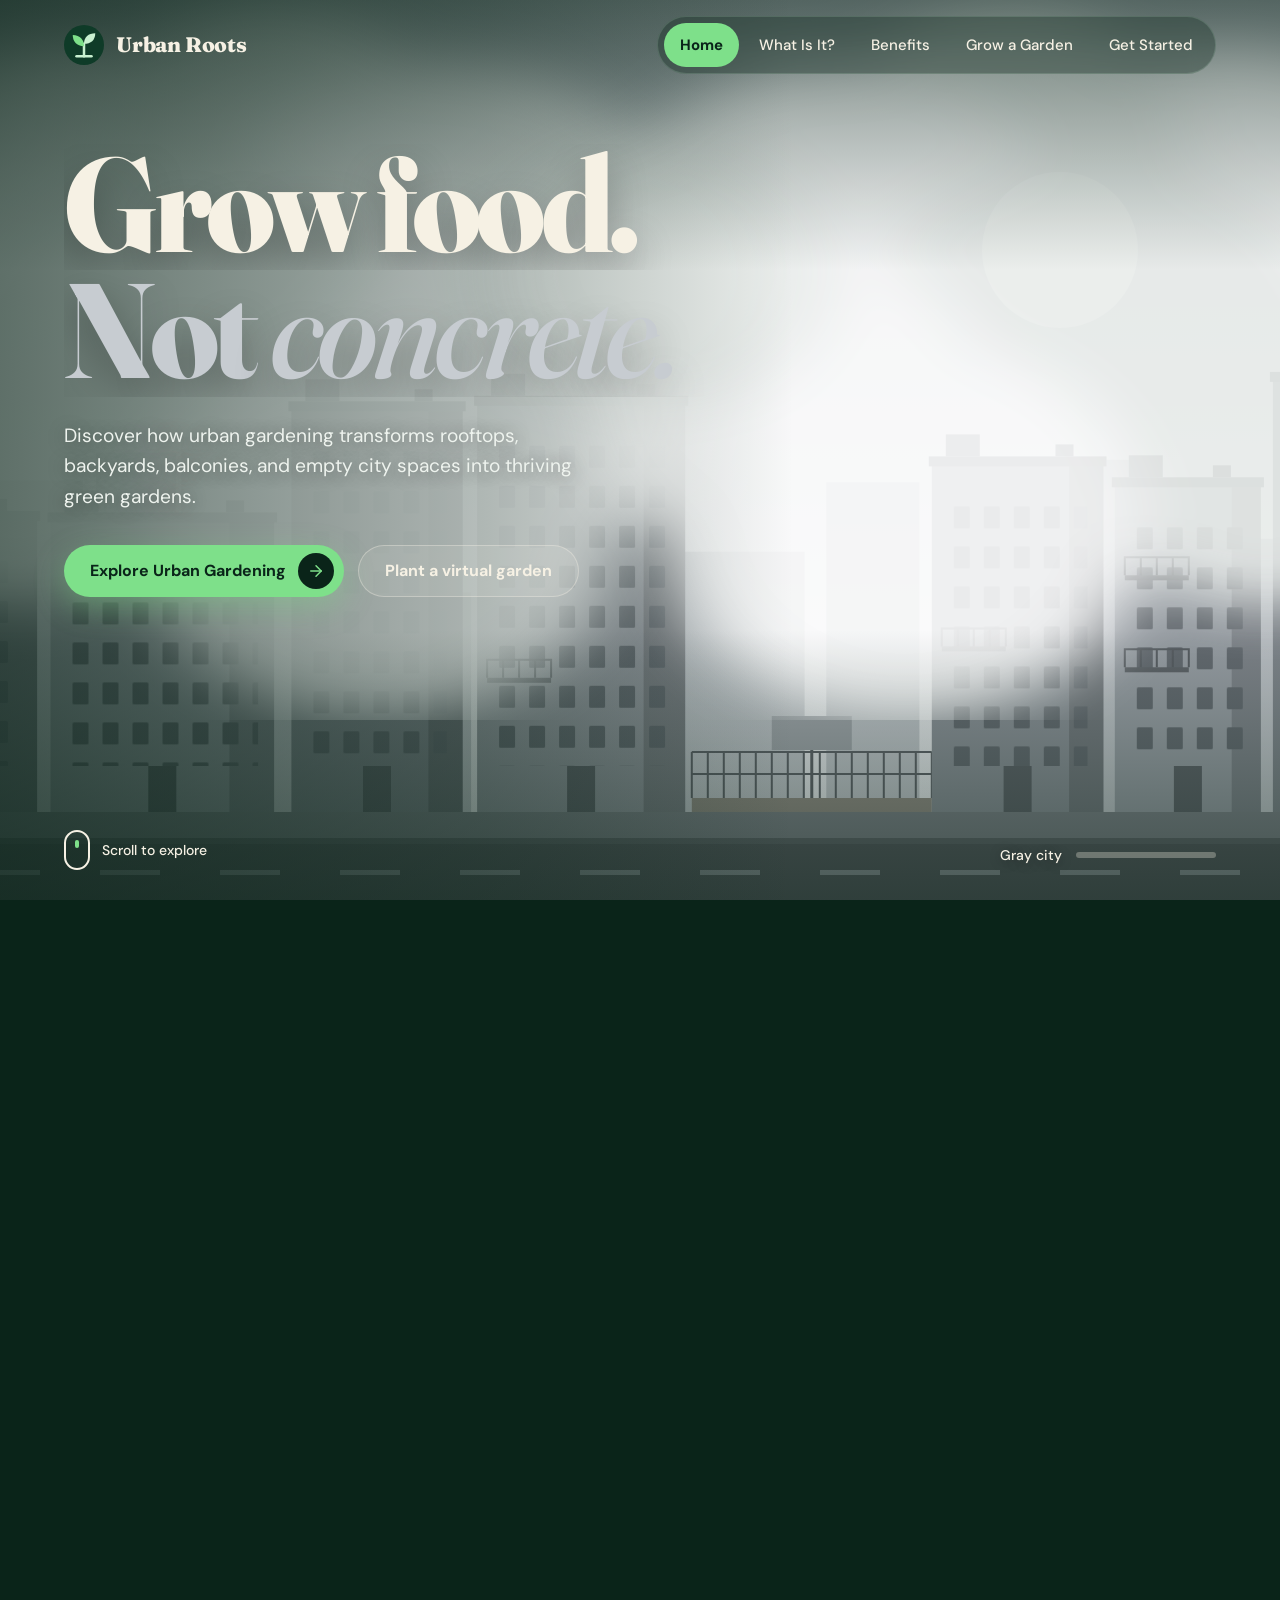
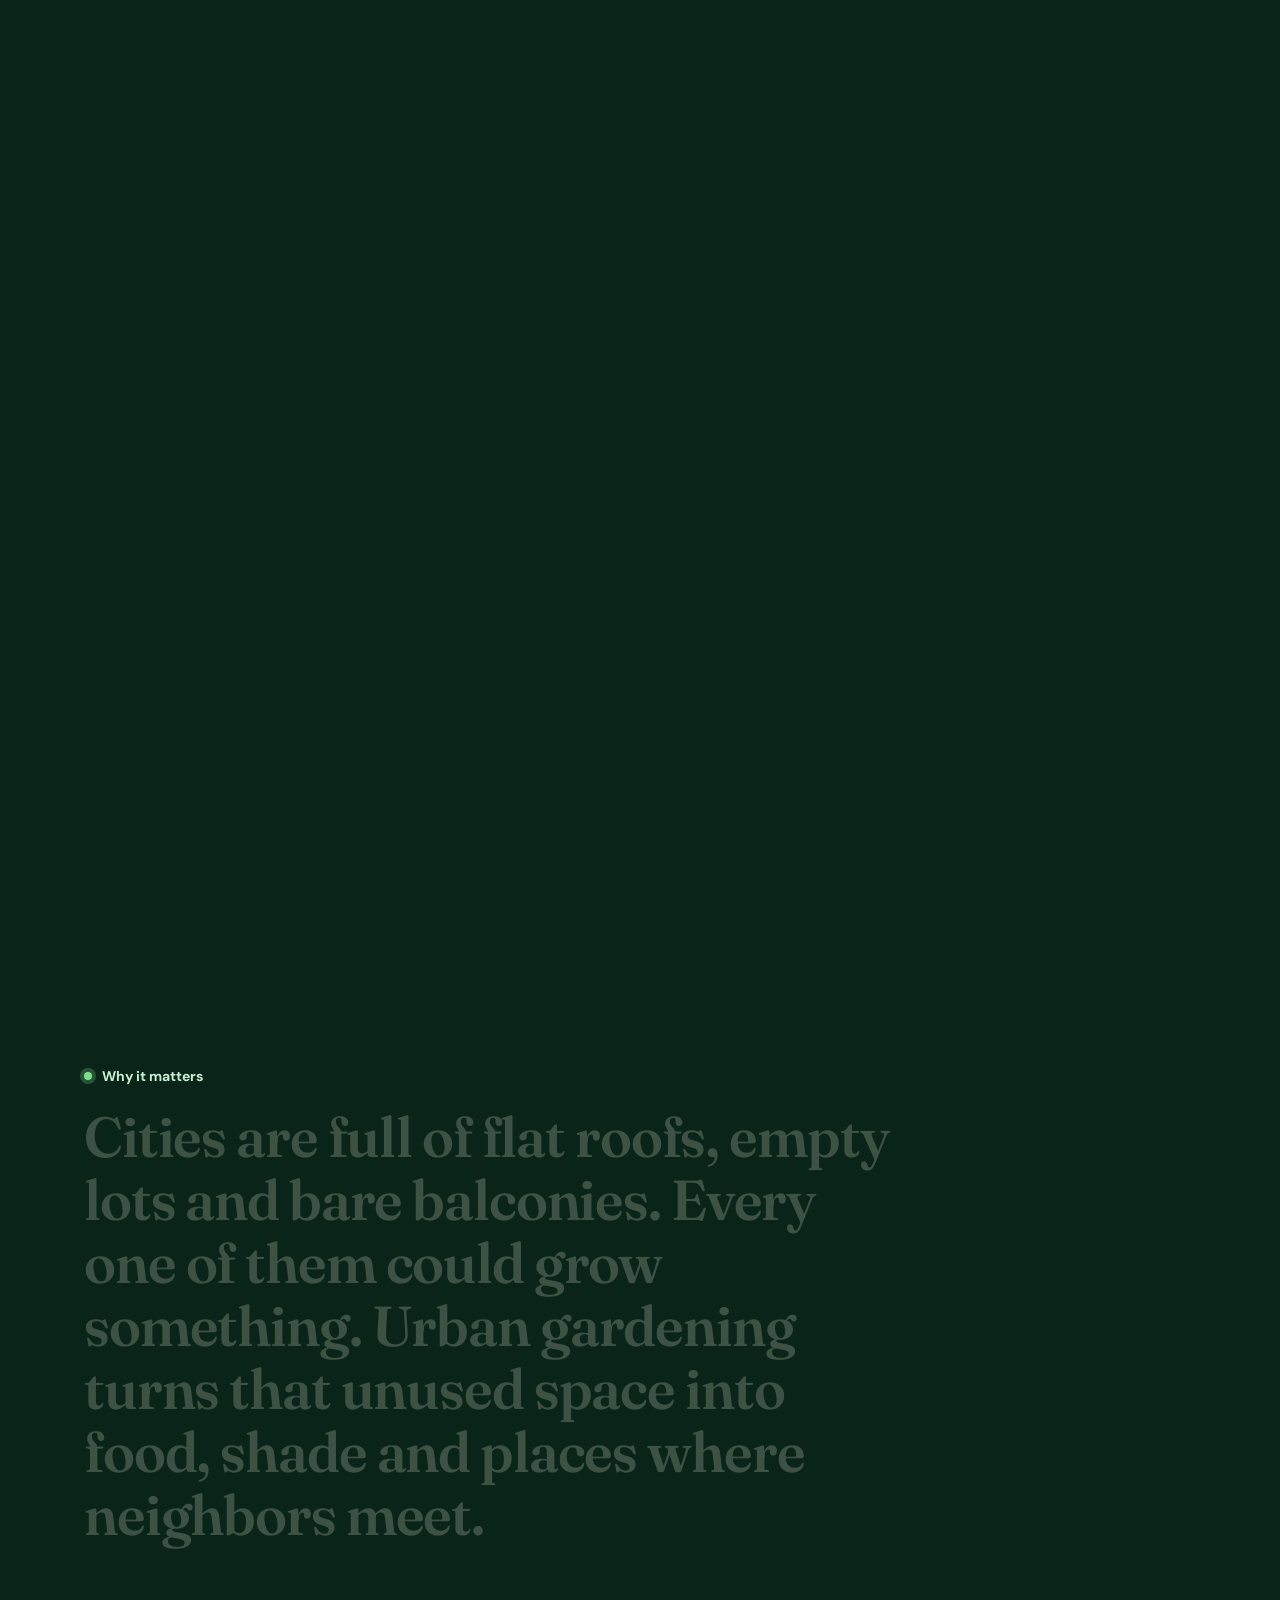
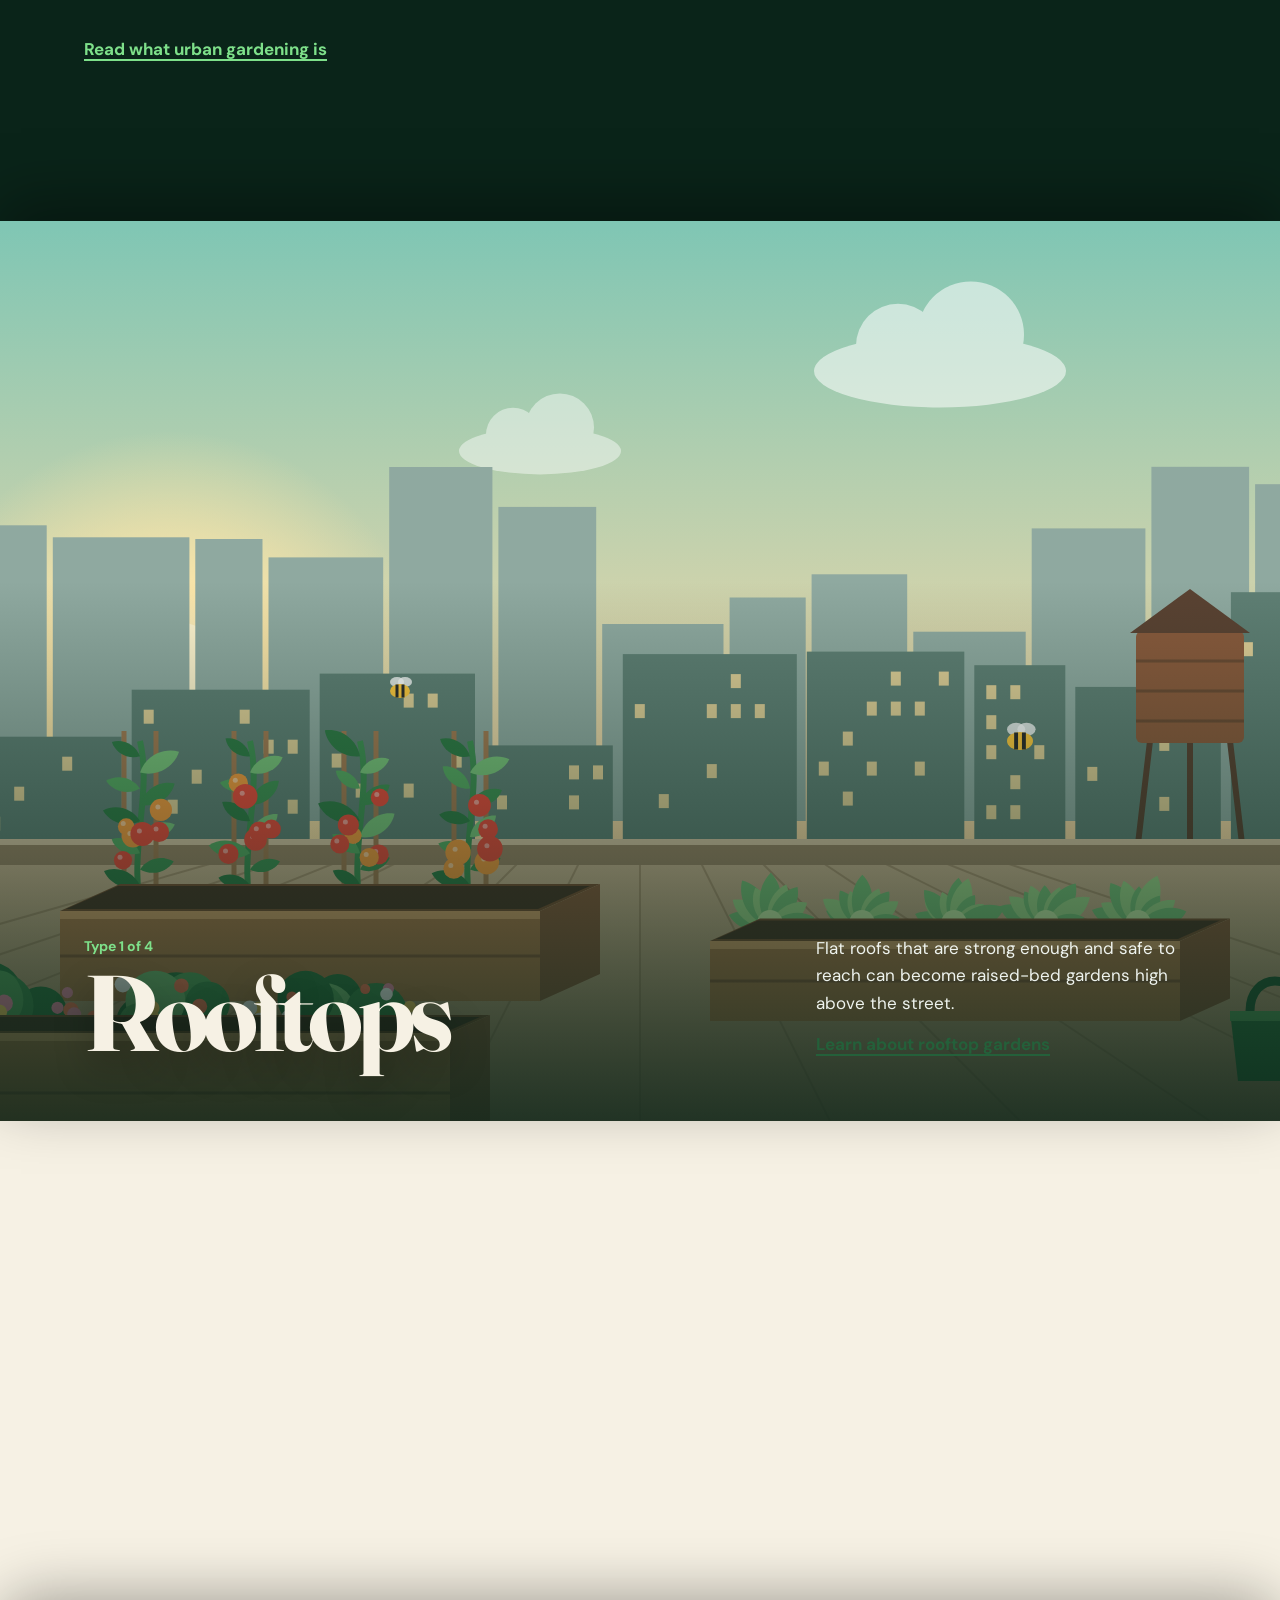
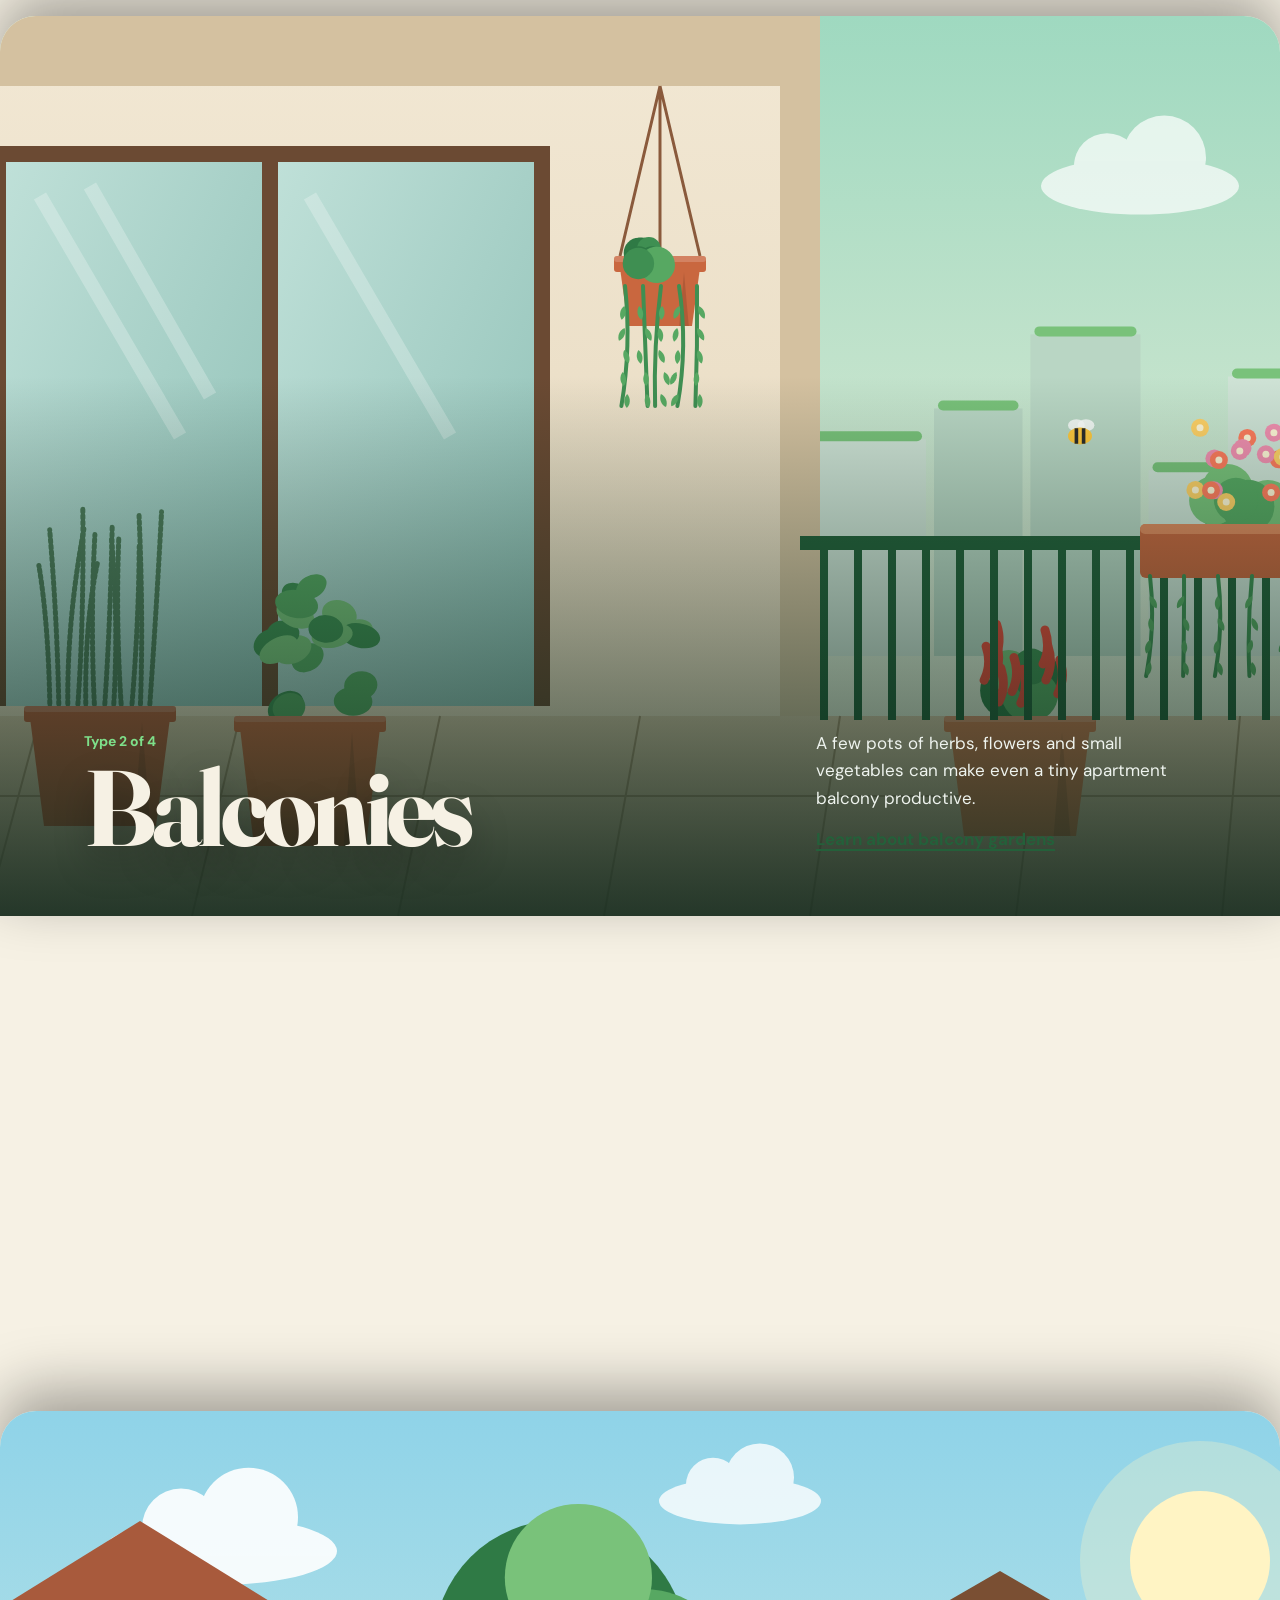
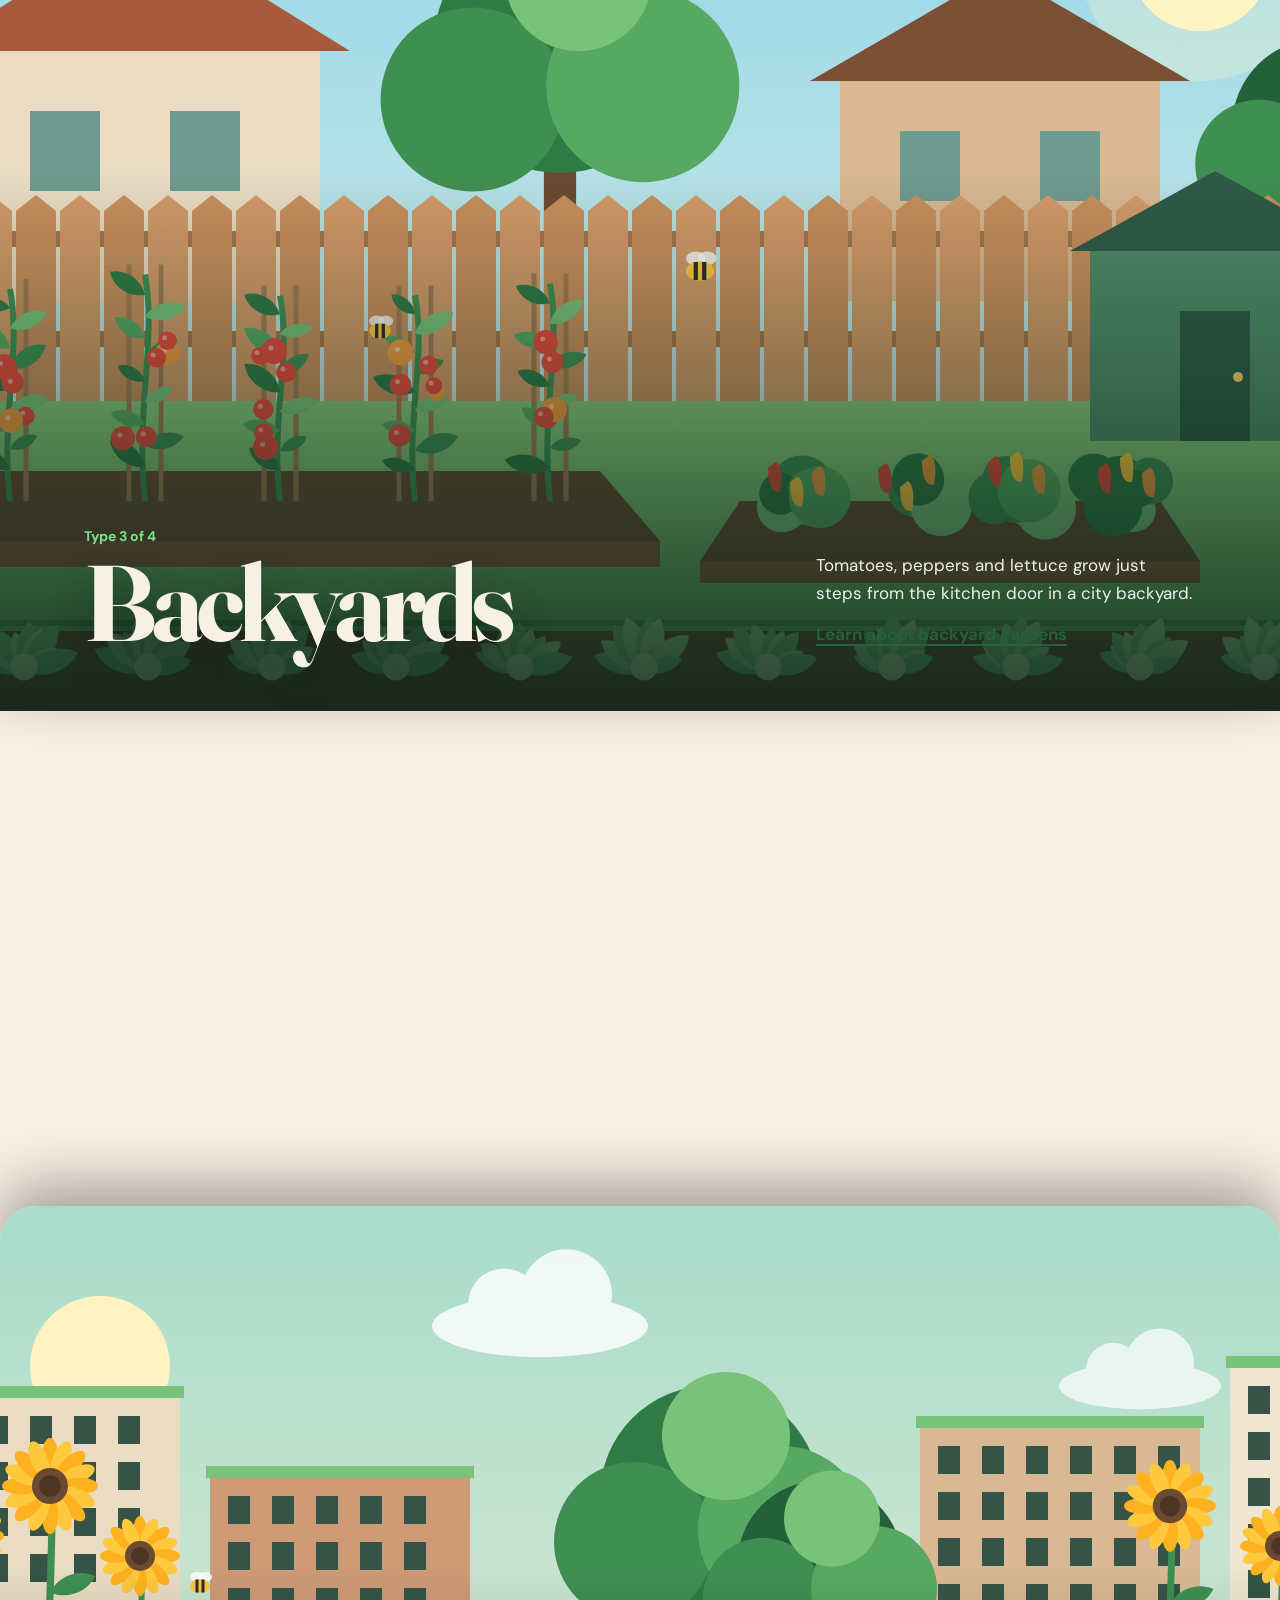
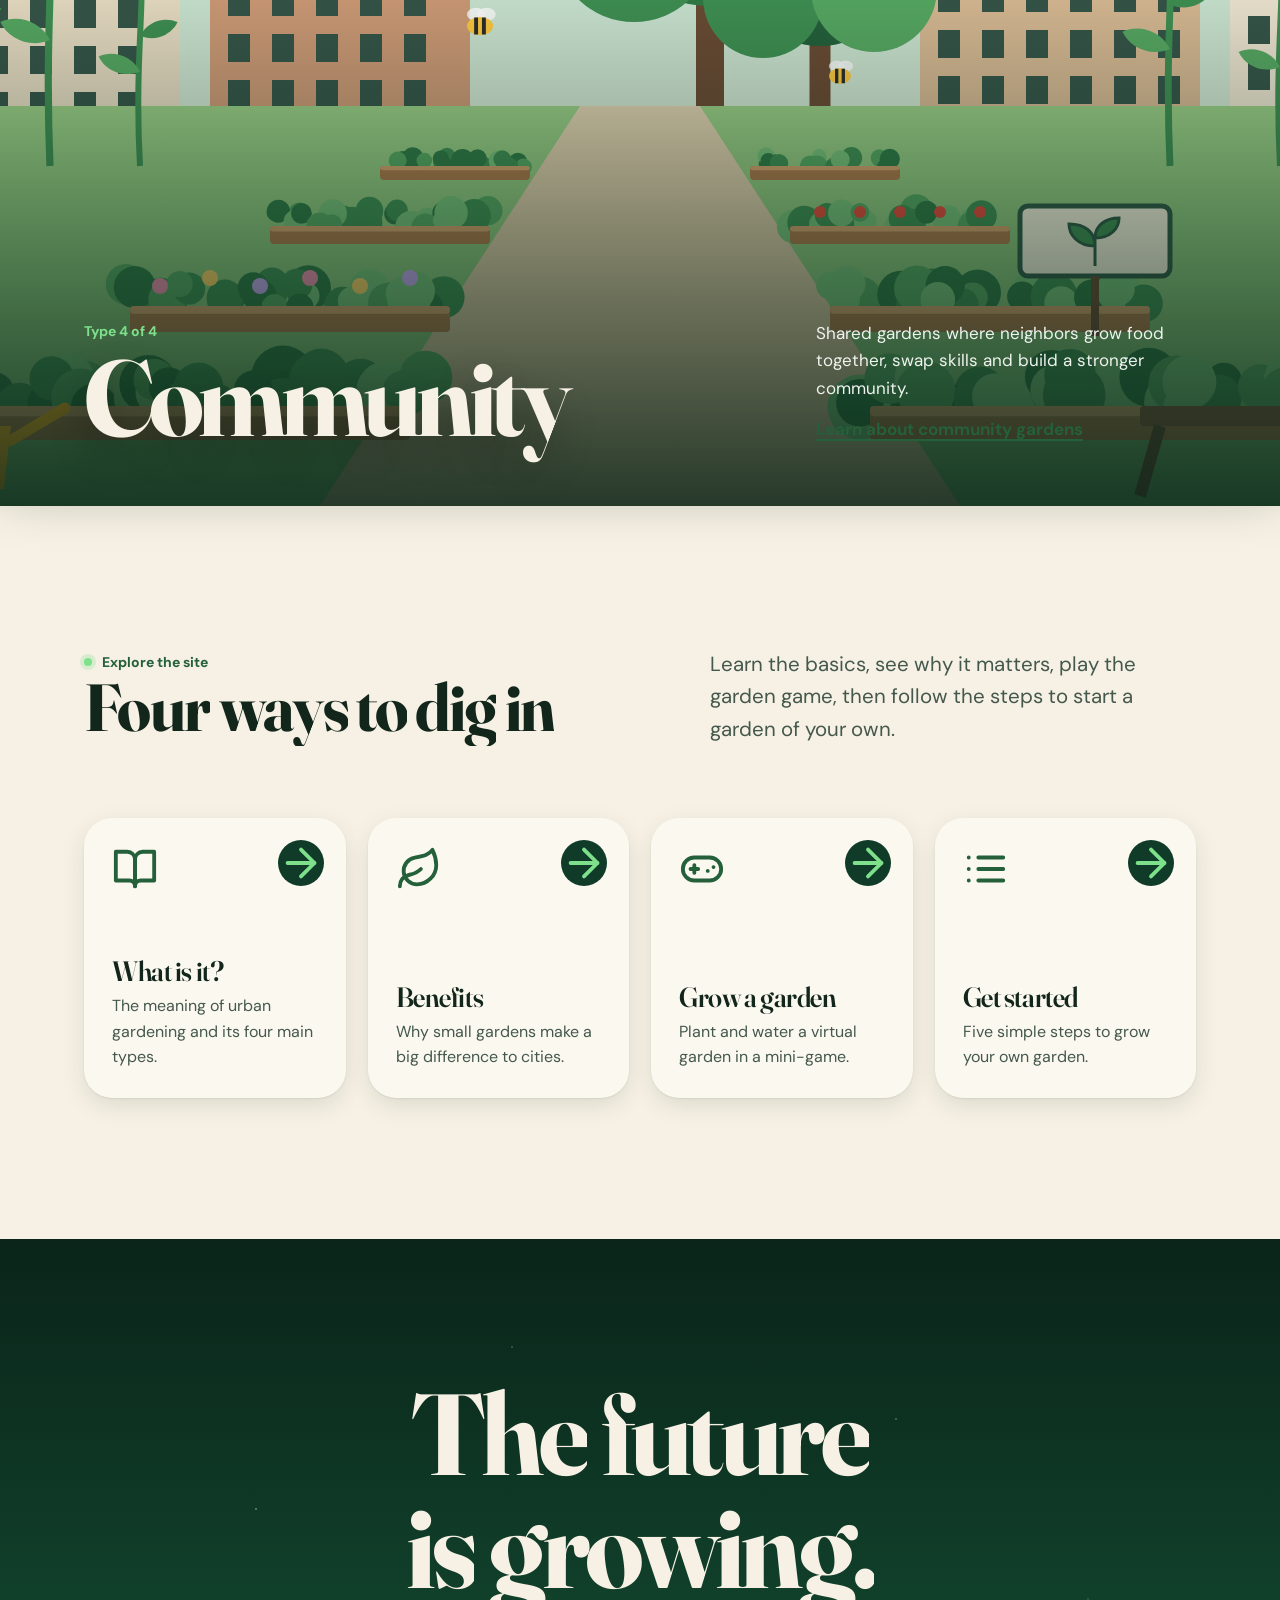
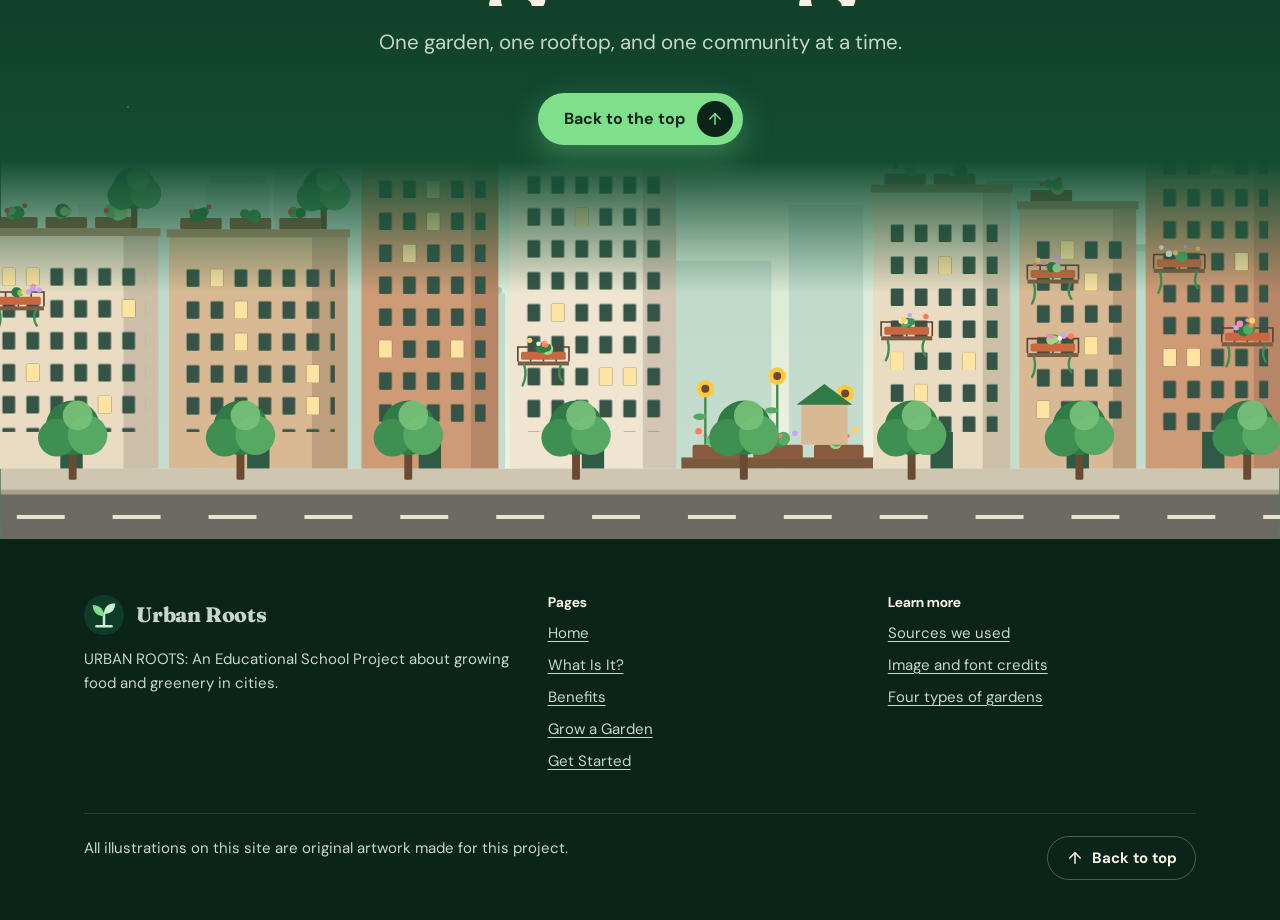
<file: index.html>
<!DOCTYPE html>
<html lang="en">
<head>
  <meta charset="UTF-8">
  <meta name="viewport" content="width=device-width, initial-scale=1">
  <title>Urban Roots | Growing a Greener City</title>
  <meta name="description" content="Urban Roots is a student-made guide to urban gardening: how cities grow food on rooftops, balconies, backyards and community gardens.">
  <meta name="theme-color" content="#0a2419">
  <link rel="icon" href="images/logo.svg" type="image/svg+xml">
  <link rel="preconnect" href="https://fonts.googleapis.com">
  <link rel="preconnect" href="https://fonts.gstatic.com" crossorigin>
  <link rel="stylesheet" href="https://fonts.googleapis.com/css2?family=DM+Sans:opsz,wght@9..40,400;9..40,500;9..40,700&amp;family=Fraunces:ital,opsz,wght@0,9..144,300..900;1,9..144,400..600&amp;display=swap">
  <link rel="stylesheet" href="css/styles.css">
  <script>document.documentElement.classList.add('js');</script>
</head>
<body>
  <a class="skip-link" href="#main">Skip to main content</a>
  <header class="site-header">
    <nav class="nav" aria-label="Main">
      <a class="brand" href="index.html"><img src="images/logo.svg" alt="" width="40" height="40">Urban Roots</a>
      <button class="nav-toggle" type="button" aria-expanded="false" aria-controls="nav-links" aria-label="Open menu"><span></span><span></span><span></span></button>
      <ul class="nav-links" id="nav-links">
          <li><a href="index.html" aria-current="page">Home</a></li>
          <li><a href="about.html">What Is It?</a></li>
          <li><a href="benefits.html">Benefits</a></li>
          <li><a href="garden.html">Grow a Garden</a></li>
          <li><a href="start.html">Get Started</a></li>
      </ul>
    </nav>
  </header>

  <div class="loader" aria-hidden="true">
    <div>
      <svg viewBox="0 0 120 120">
        <ellipse cx="60" cy="98" rx="34" ry="6" fill="#24603a"/>
        <ellipse class="seed" cx="60" cy="92" rx="7" ry="5" fill="#e7c48d"/>
        <path class="stem" d="M60 92C58 74 62 60 60 46" stroke="#7ee08a" stroke-width="5" fill="none" stroke-linecap="round"/>
        <path class="lf lf-l" d="M60 58C46 58 38 50 38 38c14 0 22 8 22 20z" fill="#7ee08a"/>
        <path class="lf lf-r" d="M60 52c0-13 8-20 22-20 0 13-8 20-22 20z" fill="#c8f0d0"/>
      </svg>
      <p>Growing a greener city…</p>
    </div>
  </div>

  <main id="main">
    <section class="hero-scroll" aria-labelledby="hero-title">
      <div class="hero-stage">
        <div class="hero-layer city-gray"><img src="images/city-after.svg" alt="Illustrated city skyline with gardens on its rooftops and balconies" style="width:100%;height:100%;object-fit:cover;object-position:50% 100%"></div>
        <div class="hero-layer city-green" aria-hidden="true"></div>
        <div class="hero-layer clouds" aria-hidden="true"><div class="cloud-bank cloud-bank--l"></div><div class="cloud-bank cloud-bank--r"></div></div>
        <div class="hero-layer hero-shade" aria-hidden="true"></div>
        <div class="leaves" aria-hidden="true"></div>

        <div class="hero-copy">
          <h1 id="hero-title"><span class="line"><span>Grow food.</span></span><span class="line"><span class="concrete">Not <em>concrete.</em></span></span></h1>
          <p class="hero-sub">Discover how urban gardening transforms rooftops, backyards, balconies, and empty city spaces into thriving green gardens.</p>
          <div class="hero-actions">
            <a class="btn btn--glow" href="about.html">Explore Urban Gardening <span class="arrow"><svg viewBox="0 0 24 24" fill="none" stroke="currentColor" stroke-width="2" stroke-linecap="round" stroke-linejoin="round" aria-hidden="true" focusable="false"><path d="M5 12h14"/><path d="m12 5 7 7-7 7"/></svg></span></a>
            <a class="btn btn--ghost" href="garden.html">Plant a virtual garden</a>
          </div>
        </div>

        <div class="meter" aria-hidden="true"><span class="meter-label">Gray city</span><span class="meter-bar"><i></i></span></div>
        <a class="scroll-cue" href="#story"><span class="mouse" aria-hidden="true"></span>Scroll to explore</a>
      </div>
    </section>

    <section class="band band--deep" id="story" aria-labelledby="story-title">
      <div class="container">
        <p class="label">Why it matters</p>
        <h2 id="story-title" class="visually-hidden">Why urban gardening matters</h2>
        <p class="statement">Cities are full of flat roofs, empty lots and bare balconies. <span class="hl">Every one of them could grow something.</span> Urban gardening turns that unused space into food, shade and places where neighbors meet.</p>
        <p class="mt-l"><a class="text-link" href="about.html">Read what urban gardening is</a></p>
      </div>
    </section>

    <div class="chapters">
      <section class="chapter" aria-labelledby="ch-roof">
        <img src="images/rooftop-garden.svg" alt="Rooftop garden at sunset with wooden raised beds of tomatoes and lettuce, a water tower and the city skyline behind">
        <div class="container">
          <div><span class="num">Type 1 of 4</span><h2 id="ch-roof">Rooftops</h2></div>
          <div><p>Flat roofs that are strong enough and safe to reach can become raised-bed gardens high above the street.</p><a class="text-link" href="about.html#types">Learn about rooftop gardens</a></div>
        </div>
      </section>
      <section class="chapter" aria-labelledby="ch-balcony">
        <img src="images/balcony-garden.svg" alt="Apartment balcony with pots of rosemary, basil and chili peppers, a hanging planter and a flower box on the railing">
        <div class="container">
          <div><span class="num">Type 2 of 4</span><h2 id="ch-balcony">Balconies</h2></div>
          <div><p>A few pots of herbs, flowers and small vegetables can make even a tiny apartment balcony productive.</p><a class="text-link" href="about.html#types">Learn about balcony gardens</a></div>
        </div>
      </section>
      <section class="chapter" aria-labelledby="ch-backyard">
        <img src="images/backyard-garden.svg" alt="Backyard vegetable garden with staked tomato plants, peppers and rows of lettuce in front of a wooden fence">
        <div class="container">
          <div><span class="num">Type 3 of 4</span><h2 id="ch-backyard">Backyards</h2></div>
          <div><p>Tomatoes, peppers and lettuce grow just steps from the kitchen door in a city backyard.</p><a class="text-link" href="about.html#types">Learn about backyard gardens</a></div>
        </div>
      </section>
      <section class="chapter" aria-labelledby="ch-community">
        <img src="images/community-garden.svg" alt="Community garden with rows of raised beds, tall sunflowers, a shared tool shed and apartment buildings behind">
        <div class="container">
          <div><span class="num">Type 4 of 4</span><h2 id="ch-community">Community</h2></div>
          <div><p>Shared gardens where neighbors grow food together, swap skills and build a stronger community.</p><a class="text-link" href="about.html#types">Learn about community gardens</a></div>
        </div>
      </section>
    </div>

    <section class="band" aria-labelledby="explore-title">
      <div class="container">
        <div class="section-head">
          <div><p class="label">Explore the site</p><h2 id="explore-title" class="split">Four ways to dig in</h2></div>
          <p class="lede">Learn the basics, see why it matters, play the garden game, then follow the steps to start a garden of your own.</p>
        </div>
        <div class="grid grid--4">
          <a class="explore-card reveal" style="--i:0" href="about.html"><span class="idx"><svg viewBox="0 0 24 24" fill="none" stroke="currentColor" stroke-width="2" stroke-linecap="round" stroke-linejoin="round" aria-hidden="true" focusable="false"><path d="M2 3h6a4 4 0 0 1 4 4v14a3 3 0 0 0-3-3H2z"/><path d="M22 3h-6a4 4 0 0 0-4 4v14a3 3 0 0 1 3-3h7z"/></svg></span><span class="go"><svg viewBox="0 0 24 24" fill="none" stroke="currentColor" stroke-width="2" stroke-linecap="round" stroke-linejoin="round" aria-hidden="true" focusable="false"><path d="M5 12h14"/><path d="m12 5 7 7-7 7"/></svg></span><div><h3>What is it?</h3><p>The meaning of urban gardening and its four main types.</p></div></a>
          <a class="explore-card reveal" style="--i:1" href="benefits.html"><span class="idx"><svg viewBox="0 0 24 24" fill="none" stroke="currentColor" stroke-width="2" stroke-linecap="round" stroke-linejoin="round" aria-hidden="true" focusable="false"><path d="M11 20A7 7 0 0 1 9.8 6.1C15.5 5 17 4.48 19 2c1 2 2 4.18 2 8 0 5.5-4.78 10-10 10Z"/><path d="M2 21c0-3 1.85-5.36 5.08-6C9.5 14.52 12 13 13 12"/></svg></span><span class="go"><svg viewBox="0 0 24 24" fill="none" stroke="currentColor" stroke-width="2" stroke-linecap="round" stroke-linejoin="round" aria-hidden="true" focusable="false"><path d="M5 12h14"/><path d="m12 5 7 7-7 7"/></svg></span><div><h3>Benefits</h3><p>Why small gardens make a big difference to cities.</p></div></a>
          <a class="explore-card reveal" style="--i:2" href="garden.html"><span class="idx"><svg viewBox="0 0 24 24" fill="none" stroke="currentColor" stroke-width="2" stroke-linecap="round" stroke-linejoin="round" aria-hidden="true" focusable="false"><path d="M6 12h4M8 10v4M15 13h.01M18 11h.01"/><rect x="2" y="6" width="20" height="12" rx="6"/></svg></span><span class="go"><svg viewBox="0 0 24 24" fill="none" stroke="currentColor" stroke-width="2" stroke-linecap="round" stroke-linejoin="round" aria-hidden="true" focusable="false"><path d="M5 12h14"/><path d="m12 5 7 7-7 7"/></svg></span><div><h3>Grow a garden</h3><p>Plant and water a virtual garden in a mini-game.</p></div></a>
          <a class="explore-card reveal" style="--i:3" href="start.html"><span class="idx"><svg viewBox="0 0 24 24" fill="none" stroke="currentColor" stroke-width="2" stroke-linecap="round" stroke-linejoin="round" aria-hidden="true" focusable="false"><path d="M8 6h13M8 12h13M8 18h13M3 6h.01M3 12h.01M3 18h.01"/></svg></span><span class="go"><svg viewBox="0 0 24 24" fill="none" stroke="currentColor" stroke-width="2" stroke-linecap="round" stroke-linejoin="round" aria-hidden="true" focusable="false"><path d="M5 12h14"/><path d="m12 5 7 7-7 7"/></svg></span><div><h3>Get started</h3><p>Five simple steps to grow your own garden.</p></div></a>
        </div>
      </div>
    </section>

    <section class="cta" aria-labelledby="cta-title">
      <div class="stars" aria-hidden="true"></div>
      <div class="container">
        <h2 id="cta-title" class="split">The future is growing.</h2>
        <p>One garden, one rooftop, and one community at a time.</p>
        <button class="btn btn--glow" type="button" data-top>Back to the top <span class="arrow"><svg viewBox="0 0 24 24" fill="none" stroke="currentColor" stroke-width="2" stroke-linecap="round" stroke-linejoin="round" aria-hidden="true" focusable="false"><path d="m5 12 7-7 7 7"/><path d="M12 19V5"/></svg></span></button>
      </div>
      <div class="cta-city"><img src="images/city-after.svg" alt=""></div>
    </section>
  </main>

  <footer class="site-footer">
    <div class="container">
      <div class="footer-grid">
        <div>
          <a class="brand" href="index.html"><img src="images/logo.svg" alt="" width="40" height="40">Urban Roots</a>
          <p>URBAN ROOTS: An Educational School Project about growing food and greenery in cities.</p>
        </div>
        <div>
          <h2>Pages</h2>
          <ul>
            <li><a href="index.html">Home</a></li>
            <li><a href="about.html">What Is It?</a></li>
            <li><a href="benefits.html">Benefits</a></li>
            <li><a href="garden.html">Grow a Garden</a></li>
            <li><a href="start.html">Get Started</a></li>
          </ul>
        </div>
        <div>
          <h2>Learn more</h2>
          <ul>
            <li><a href="start.html#sources">Sources we used</a></li>
            <li><a href="start.html#credits">Image and font credits</a></li>
            <li><a href="about.html#types">Four types of gardens</a></li>
          </ul>
        </div>
      </div>
      <div class="footer-bottom">
        <p>All illustrations on this site are original artwork made for this project.</p>
        <button class="to-top" type="button" data-top><svg viewBox="0 0 24 24" fill="none" stroke="currentColor" stroke-width="2" stroke-linecap="round" stroke-linejoin="round" aria-hidden="true" focusable="false"><path d="m5 12 7-7 7 7"/><path d="M12 19V5"/></svg> Back to top</button>
      </div>
    </div>
  </footer>
  <script src="js/city.js"></script>
  <script src="js/main.js"></script>
</body>
</html>
</file>
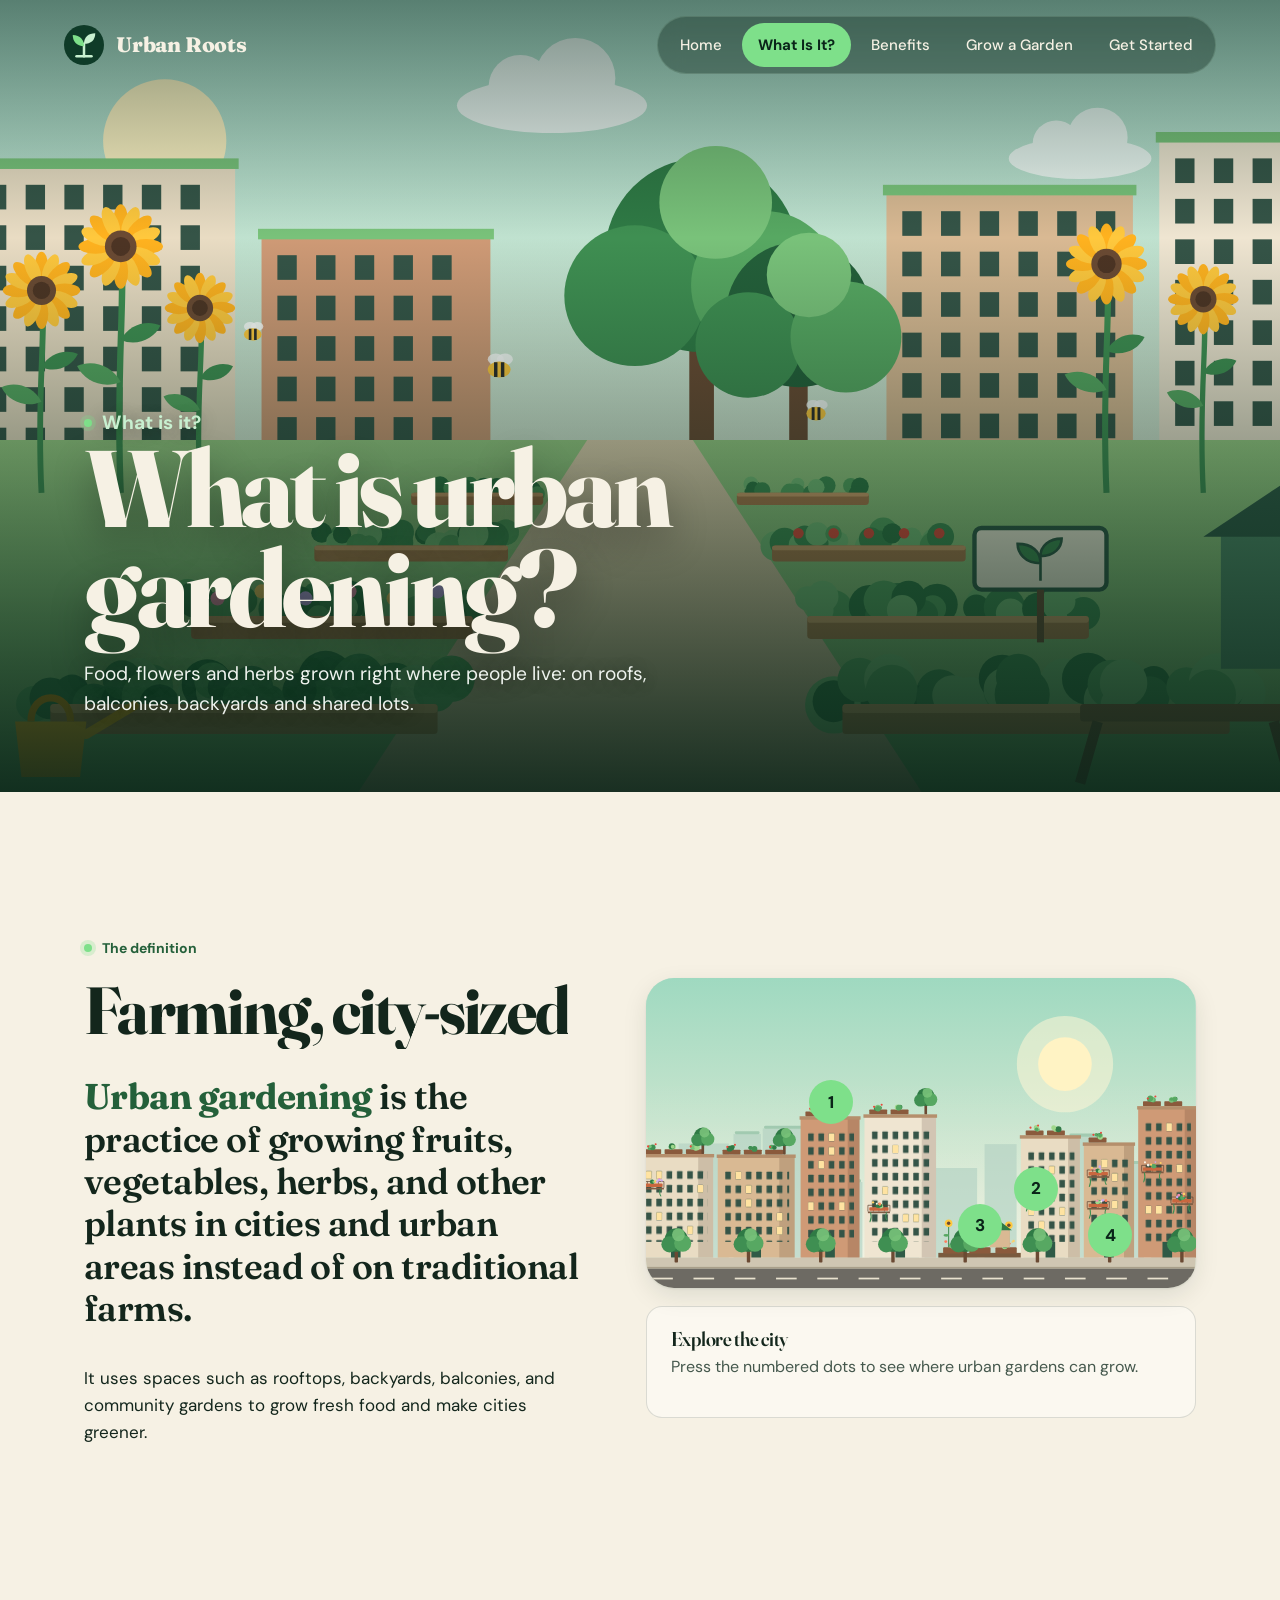
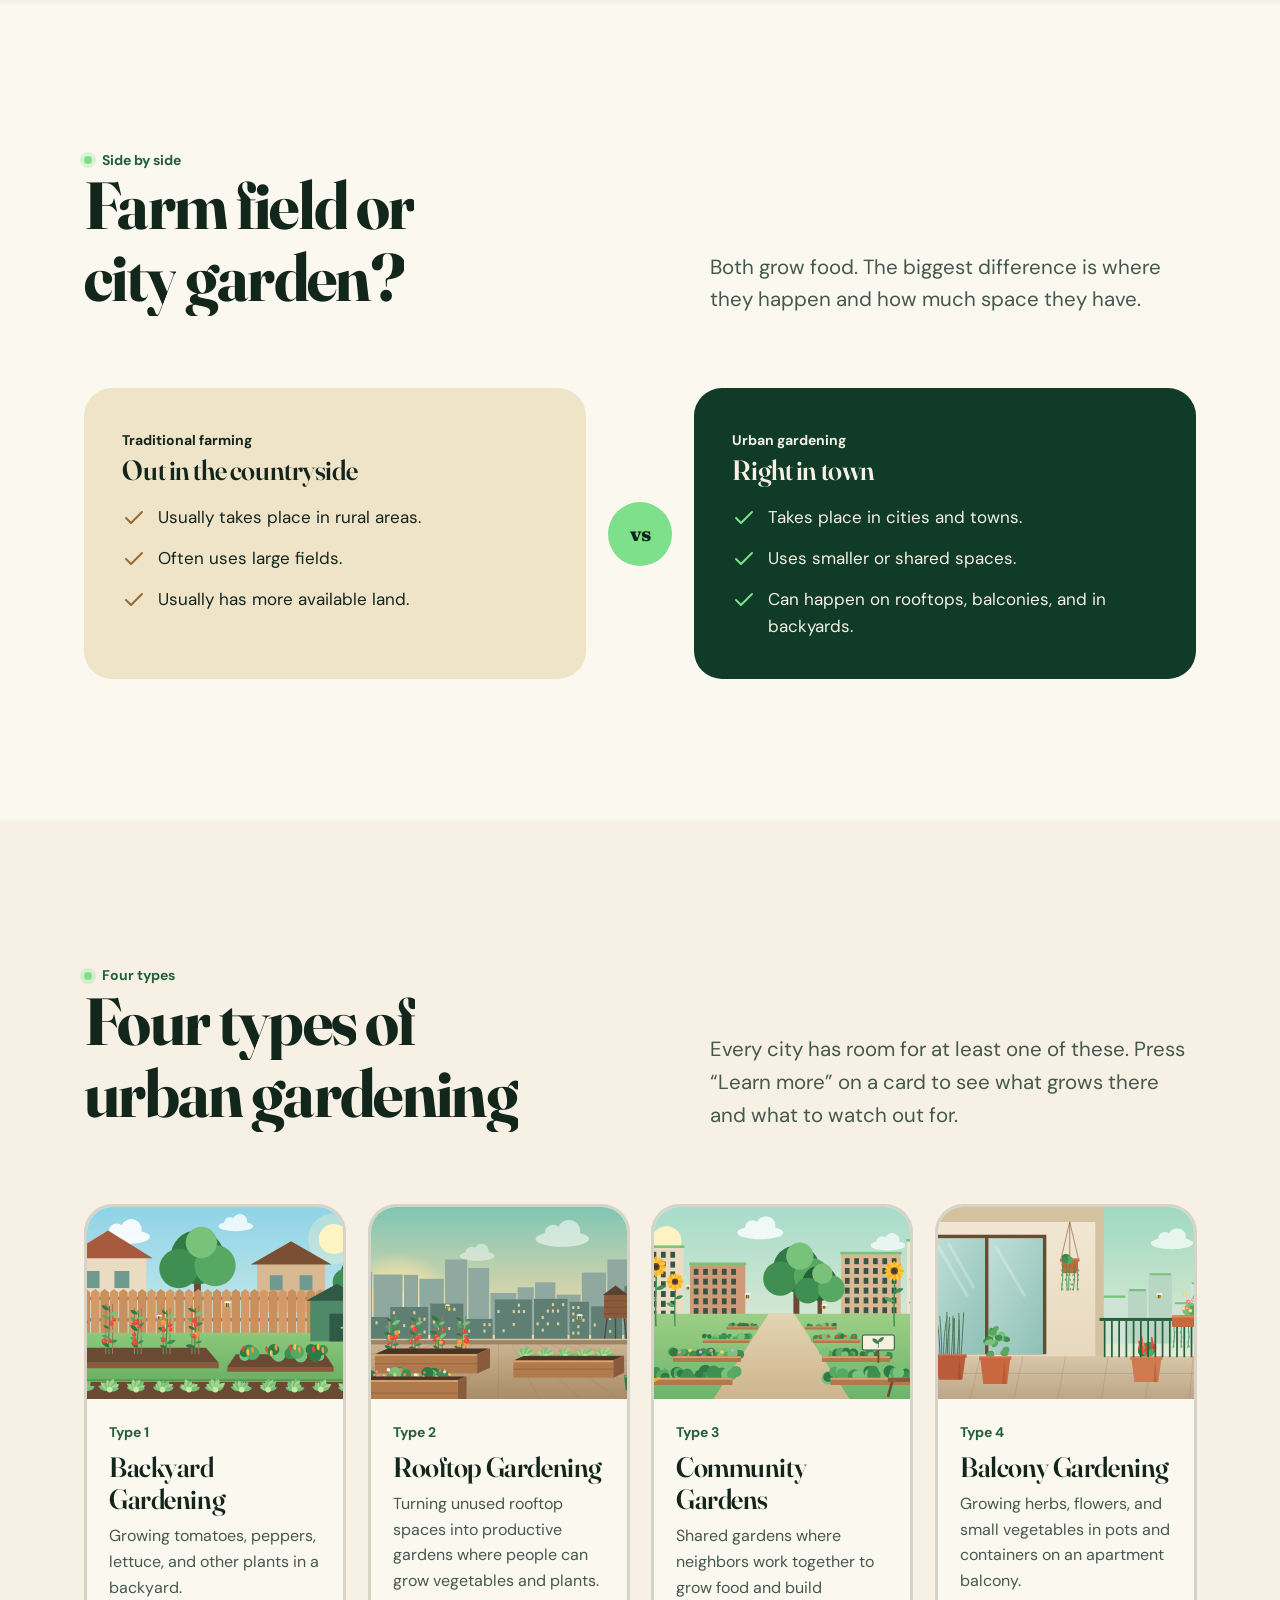
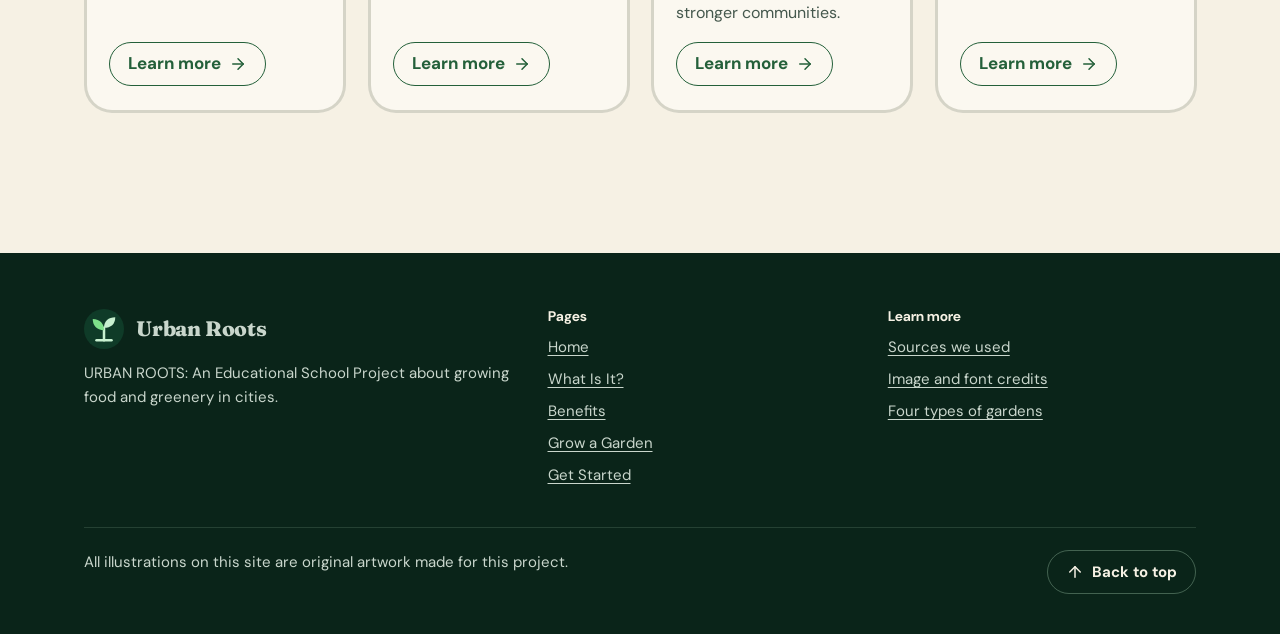
<file: about.html>
<!DOCTYPE html>
<html lang="en">
<head>
  <meta charset="UTF-8">
  <meta name="viewport" content="width=device-width, initial-scale=1">
  <title>What Is Urban Gardening? | Urban Roots</title>
  <meta name="description" content="What urban gardening means, how it compares with traditional farming, and the four main types: backyard, rooftop, community and balcony gardens.">
  <meta name="theme-color" content="#0a2419">
  <link rel="icon" href="images/logo.svg" type="image/svg+xml">
  <link rel="preconnect" href="https://fonts.googleapis.com">
  <link rel="preconnect" href="https://fonts.gstatic.com" crossorigin>
  <link rel="stylesheet" href="https://fonts.googleapis.com/css2?family=DM+Sans:opsz,wght@9..40,400;9..40,500;9..40,700&amp;family=Fraunces:ital,opsz,wght@0,9..144,300..900;1,9..144,400..600&amp;display=swap">
  <link rel="stylesheet" href="css/styles.css">
  <script>document.documentElement.classList.add('js');</script>
</head>
<body>
  <a class="skip-link" href="#main">Skip to main content</a>
  <header class="site-header">
    <nav class="nav" aria-label="Main">
      <a class="brand" href="index.html"><img src="images/logo.svg" alt="" width="40" height="40">Urban Roots</a>
      <button class="nav-toggle" type="button" aria-expanded="false" aria-controls="nav-links" aria-label="Open menu"><span></span><span></span><span></span></button>
      <ul class="nav-links" id="nav-links">
          <li><a href="index.html">Home</a></li>
          <li><a href="about.html" aria-current="page">What Is It?</a></li>
          <li><a href="benefits.html">Benefits</a></li>
          <li><a href="garden.html">Grow a Garden</a></li>
          <li><a href="start.html">Get Started</a></li>
      </ul>
    </nav>
  </header>

  <main id="main">
    <section class="page-hero" aria-labelledby="page-title">
      <img src="images/community-garden.svg" alt="Community garden with rows of raised beds, tall sunflowers and apartment buildings behind">
      <div class="container">
        <p class="label">What is it?</p>
        <h1 id="page-title">What is urban gardening?</h1>
        <p>Food, flowers and herbs grown right where people live: on roofs, balconies, backyards and shared lots.</p>
      </div>
    </section>

    <section class="band" aria-labelledby="define-title">
      <div class="container define">
        <div class="define-text">
          <p class="label">The definition</p>
          <h2 id="define-title" class="split">Farming, city-sized</h2>
          <p class="big reveal"><strong>Urban gardening</strong> is the practice of growing fruits, vegetables, herbs, and other plants in cities and urban areas instead of on traditional farms.</p>
          <p class="reveal" style="--i:1">It uses spaces such as rooftops, backyards, balconies, and community gardens to grow fresh food and make cities greener.</p>
        </div>
        <div class="reveal" style="--i:1">
          <div class="illus">
            <img src="images/city-after.svg" alt="Illustrated city street with vegetable beds on rooftops, flower boxes on balconies, a community garden on a corner lot and trees along the sidewalk">
            <button class="hotspot" type="button" style="left:33.6%;top:40%" aria-pressed="false" data-title="Rooftop gardens" data-text="Raised beds on a strong, flat roof grow vegetables high above the street.">1<span class="visually-hidden"> Rooftop gardens</span></button>
            <button class="hotspot" type="button" style="left:70.9%;top:68%" aria-pressed="false" data-title="Balcony gardens" data-text="Flower boxes and pots turn a small balcony into a mini garden for herbs and flowers.">2<span class="visually-hidden"> Balcony gardens</span></button>
            <button class="hotspot" type="button" style="left:60.7%;top:80%" aria-pressed="false" data-title="Community garden" data-text="An empty corner lot becomes shared garden beds and sunflowers for the whole neighborhood.">3<span class="visually-hidden"> Community garden</span></button>
            <button class="hotspot" type="button" style="left:84.4%;top:83%" aria-pressed="false" data-title="Greener streets" data-text="Trees and plants along the sidewalk add shade and green space to the street.">4<span class="visually-hidden"> Greener streets</span></button>
          </div>
          <div class="hotspot-info" aria-live="polite">
            <h3>Explore the city</h3>
            <p>Press the numbered dots to see where urban gardens can grow.</p>
          </div>
        </div>
      </div>
    </section>

    <section class="band band--paper" aria-labelledby="compare-title">
      <div class="container">
        <div class="section-head">
          <div><p class="label">Side by side</p><h2 id="compare-title" class="split">Farm field or city garden?</h2></div>
          <p class="lede">Both grow food. The biggest difference is where they happen and how much space they have.</p>
        </div>
        <div class="compare">
          <div class="compare-card compare-card--farm reveal">
            <span class="tag">Traditional farming</span>
            <h3>Out in the countryside</h3>
            <ul>
              <li><svg viewBox="0 0 24 24" fill="none" stroke="currentColor" stroke-width="2" stroke-linecap="round" stroke-linejoin="round" aria-hidden="true" focusable="false"><path d="M20 6 9 17l-5-5"/></svg>Usually takes place in rural areas.</li>
              <li><svg viewBox="0 0 24 24" fill="none" stroke="currentColor" stroke-width="2" stroke-linecap="round" stroke-linejoin="round" aria-hidden="true" focusable="false"><path d="M20 6 9 17l-5-5"/></svg>Often uses large fields.</li>
              <li><svg viewBox="0 0 24 24" fill="none" stroke="currentColor" stroke-width="2" stroke-linecap="round" stroke-linejoin="round" aria-hidden="true" focusable="false"><path d="M20 6 9 17l-5-5"/></svg>Usually has more available land.</li>
            </ul>
          </div>
          <div class="compare-vs reveal" style="--i:1" aria-hidden="true">vs</div>
          <div class="compare-card compare-card--city reveal" style="--i:2">
            <span class="tag">Urban gardening</span>
            <h3>Right in town</h3>
            <ul>
              <li><svg viewBox="0 0 24 24" fill="none" stroke="currentColor" stroke-width="2" stroke-linecap="round" stroke-linejoin="round" aria-hidden="true" focusable="false"><path d="M20 6 9 17l-5-5"/></svg>Takes place in cities and towns.</li>
              <li><svg viewBox="0 0 24 24" fill="none" stroke="currentColor" stroke-width="2" stroke-linecap="round" stroke-linejoin="round" aria-hidden="true" focusable="false"><path d="M20 6 9 17l-5-5"/></svg>Uses smaller or shared spaces.</li>
              <li><svg viewBox="0 0 24 24" fill="none" stroke="currentColor" stroke-width="2" stroke-linecap="round" stroke-linejoin="round" aria-hidden="true" focusable="false"><path d="M20 6 9 17l-5-5"/></svg>Can happen on rooftops, balconies, and in backyards.</li>
            </ul>
          </div>
        </div>
      </div>
    </section>

    <section class="band" id="types" aria-labelledby="types-title">
      <div class="container">
        <div class="section-head">
          <div><p class="label">Four types</p><h2 id="types-title" class="split">Four types of urban gardening</h2></div>
          <p class="lede">Every city has room for at least one of these. Press “Learn more” on a card to see what grows there and what to watch out for.</p>
        </div>
        <div class="grid grid--4">
          <article class="type-card reveal" style="--i:0">
            <div class="type-inner">
              <figure><img src="images/backyard-garden.svg" alt="Backyard vegetable garden with staked tomato plants, peppers and rows of lettuce in front of a wooden fence" loading="lazy"></figure>
              <div class="type-body">
                <span class="num">Type 1</span>
                <h3>Backyard Gardening</h3>
                <p>Growing tomatoes, peppers, lettuce, and other plants in a backyard.</p>
                <button class="more-btn" type="button" data-open="dlg-backyard" aria-haspopup="dialog">Learn more <svg viewBox="0 0 24 24" fill="none" stroke="currentColor" stroke-width="2" stroke-linecap="round" stroke-linejoin="round" aria-hidden="true" focusable="false"><path d="M5 12h14"/><path d="m12 5 7 7-7 7"/></svg></button>
              </div>
            </div>
          </article>
          <article class="type-card reveal" style="--i:1">
            <div class="type-inner">
              <figure><img src="images/rooftop-garden.svg" alt="Rooftop garden at sunset with wooden raised beds of tomatoes and lettuce, a water tower and the city skyline behind" loading="lazy"></figure>
              <div class="type-body">
                <span class="num">Type 2</span>
                <h3>Rooftop Gardening</h3>
                <p>Turning unused rooftop spaces into productive gardens where people can grow vegetables and plants.</p>
                <button class="more-btn" type="button" data-open="dlg-rooftop" aria-haspopup="dialog">Learn more <svg viewBox="0 0 24 24" fill="none" stroke="currentColor" stroke-width="2" stroke-linecap="round" stroke-linejoin="round" aria-hidden="true" focusable="false"><path d="M5 12h14"/><path d="m12 5 7 7-7 7"/></svg></button>
              </div>
            </div>
          </article>
          <article class="type-card reveal" style="--i:2">
            <div class="type-inner">
              <figure><img src="images/community-garden.svg" alt="Community garden with rows of raised beds, tall sunflowers, a shared tool shed and apartment buildings behind" loading="lazy"></figure>
              <div class="type-body">
                <span class="num">Type 3</span>
                <h3>Community Gardens</h3>
                <p>Shared gardens where neighbors work together to grow food and build stronger communities.</p>
                <button class="more-btn" type="button" data-open="dlg-community" aria-haspopup="dialog">Learn more <svg viewBox="0 0 24 24" fill="none" stroke="currentColor" stroke-width="2" stroke-linecap="round" stroke-linejoin="round" aria-hidden="true" focusable="false"><path d="M5 12h14"/><path d="m12 5 7 7-7 7"/></svg></button>
              </div>
            </div>
          </article>
          <article class="type-card reveal" style="--i:3">
            <div class="type-inner">
              <figure><img src="images/balcony-garden.svg" alt="Apartment balcony with pots of rosemary, basil and chili peppers, a hanging planter and a flower box on the railing" loading="lazy"></figure>
              <div class="type-body">
                <span class="num">Type 4</span>
                <h3>Balcony Gardening</h3>
                <p>Growing herbs, flowers, and small vegetables in pots and containers on an apartment balcony.</p>
                <button class="more-btn" type="button" data-open="dlg-balcony" aria-haspopup="dialog">Learn more <svg viewBox="0 0 24 24" fill="none" stroke="currentColor" stroke-width="2" stroke-linecap="round" stroke-linejoin="round" aria-hidden="true" focusable="false"><path d="M5 12h14"/><path d="m12 5 7 7-7 7"/></svg></button>
              </div>
            </div>
          </article>
        </div>
      </div>
    </section>
  </main>

  <dialog class="sheet" id="dlg-backyard" aria-labelledby="dlg-backyard-title">
    <button class="sheet-close" type="button" data-close aria-label="Close"><svg viewBox="0 0 24 24" fill="none" stroke="currentColor" stroke-width="2" stroke-linecap="round" stroke-linejoin="round" aria-hidden="true" focusable="false"><path d="M18 6 6 18"/><path d="m6 6 12 12"/></svg></button>
    <img src="images/backyard-garden.svg" alt="">
    <div class="sheet-body">
      <h2 id="dlg-backyard-title">Backyard Gardening</h2>
      <p>Growing tomatoes, peppers, lettuce, and other plants in a backyard.</p>
      <h3>What you can grow</h3>
      <ul><li>Tomatoes and peppers</li><li>Lettuce and other leafy greens</li><li>Beans, herbs and flowers</li></ul>
      <h3>Good to know</h3>
      <ul><li>Pick the sunniest spot. Most vegetables need 6 to 8 hours of direct sun a day.</li><li>Test the soil before you plant, especially if the land was once used for industry.</li><li>Raised beds filled with clean soil are a good choice if the ground is poor.</li></ul>
    </div>
  </dialog>
  <dialog class="sheet" id="dlg-rooftop" aria-labelledby="dlg-rooftop-title">
    <button class="sheet-close" type="button" data-close aria-label="Close"><svg viewBox="0 0 24 24" fill="none" stroke="currentColor" stroke-width="2" stroke-linecap="round" stroke-linejoin="round" aria-hidden="true" focusable="false"><path d="M18 6 6 18"/><path d="m6 6 12 12"/></svg></button>
    <img src="images/rooftop-garden.svg" alt="">
    <div class="sheet-body">
      <h2 id="dlg-rooftop-title">Rooftop Gardening</h2>
      <p>Turning unused rooftop spaces into productive gardens where people can grow vegetables and plants.</p>
      <h3>What you can grow</h3>
      <ul><li>Vegetables in raised beds or large containers</li><li>Hardy herbs and flowers that handle sun and wind</li><li>Low-growing plants that suit shallow soil</li></ul>
      <h3>Good to know</h3>
      <ul><li>Only garden on a roof that is structurally suitable and safe to reach. Heavier gardens need more structural support, so an expert should check first.</li><li>Roofs are sunny and windy, so containers dry out faster and need regular watering.</li><li>Use lightweight potting mix instead of heavy garden soil.</li></ul>
    </div>
  </dialog>
  <dialog class="sheet" id="dlg-community" aria-labelledby="dlg-community-title">
    <button class="sheet-close" type="button" data-close aria-label="Close"><svg viewBox="0 0 24 24" fill="none" stroke="currentColor" stroke-width="2" stroke-linecap="round" stroke-linejoin="round" aria-hidden="true" focusable="false"><path d="M18 6 6 18"/><path d="m6 6 12 12"/></svg></button>
    <img src="images/community-garden.svg" alt="">
    <div class="sheet-body">
      <h2 id="dlg-community-title">Community Gardens</h2>
      <p>Shared gardens where neighbors work together to grow food and build stronger communities.</p>
      <h3>What you can grow</h3>
      <ul><li>A personal plot or a shared bed</li><li>Vegetables, herbs and flowers for pollinators</li><li>Skills, friendships and shared harvests</li></ul>
      <h3>Good to know</h3>
      <ul><li>Community gardens are often built on vacant lots or in parks.</li><li>Ask about the rules: plot sign-ups, watering schedules and shared tools.</li><li>They are great places to learn from more experienced gardeners.</li></ul>
    </div>
  </dialog>
  <dialog class="sheet" id="dlg-balcony" aria-labelledby="dlg-balcony-title">
    <button class="sheet-close" type="button" data-close aria-label="Close"><svg viewBox="0 0 24 24" fill="none" stroke="currentColor" stroke-width="2" stroke-linecap="round" stroke-linejoin="round" aria-hidden="true" focusable="false"><path d="M18 6 6 18"/><path d="m6 6 12 12"/></svg></button>
    <img src="images/balcony-garden.svg" alt="">
    <div class="sheet-body">
      <h2 id="dlg-balcony-title">Balcony Gardening</h2>
      <p>Growing herbs, flowers, and small vegetables in pots and containers on an apartment balcony.</p>
      <h3>What you can grow</h3>
      <ul><li>Herbs such as basil and rosemary</li><li>Lettuce, radishes and peppers</li><li>Cherry tomatoes in a big pot</li></ul>
      <h3>Good to know</h3>
      <ul><li>Every container needs drainage holes so roots do not sit in water.</li><li>Water may drip onto balconies below, so plan where extra water will go.</li><li>Check your building’s rules and weight limits before adding big planters.</li></ul>
    </div>
  </dialog>

  <footer class="site-footer">
    <div class="container">
      <div class="footer-grid">
        <div>
          <a class="brand" href="index.html"><img src="images/logo.svg" alt="" width="40" height="40">Urban Roots</a>
          <p>URBAN ROOTS: An Educational School Project about growing food and greenery in cities.</p>
        </div>
        <div>
          <h2>Pages</h2>
          <ul>
            <li><a href="index.html">Home</a></li>
            <li><a href="about.html">What Is It?</a></li>
            <li><a href="benefits.html">Benefits</a></li>
            <li><a href="garden.html">Grow a Garden</a></li>
            <li><a href="start.html">Get Started</a></li>
          </ul>
        </div>
        <div>
          <h2>Learn more</h2>
          <ul>
            <li><a href="start.html#sources">Sources we used</a></li>
            <li><a href="start.html#credits">Image and font credits</a></li>
            <li><a href="about.html#types">Four types of gardens</a></li>
          </ul>
        </div>
      </div>
      <div class="footer-bottom">
        <p>All illustrations on this site are original artwork made for this project.</p>
        <button class="to-top" type="button" data-top><svg viewBox="0 0 24 24" fill="none" stroke="currentColor" stroke-width="2" stroke-linecap="round" stroke-linejoin="round" aria-hidden="true" focusable="false"><path d="m5 12 7-7 7 7"/><path d="M12 19V5"/></svg> Back to top</button>
      </div>
    </div>
  </footer>
  <script src="js/main.js"></script>
</body>
</html>
</file>
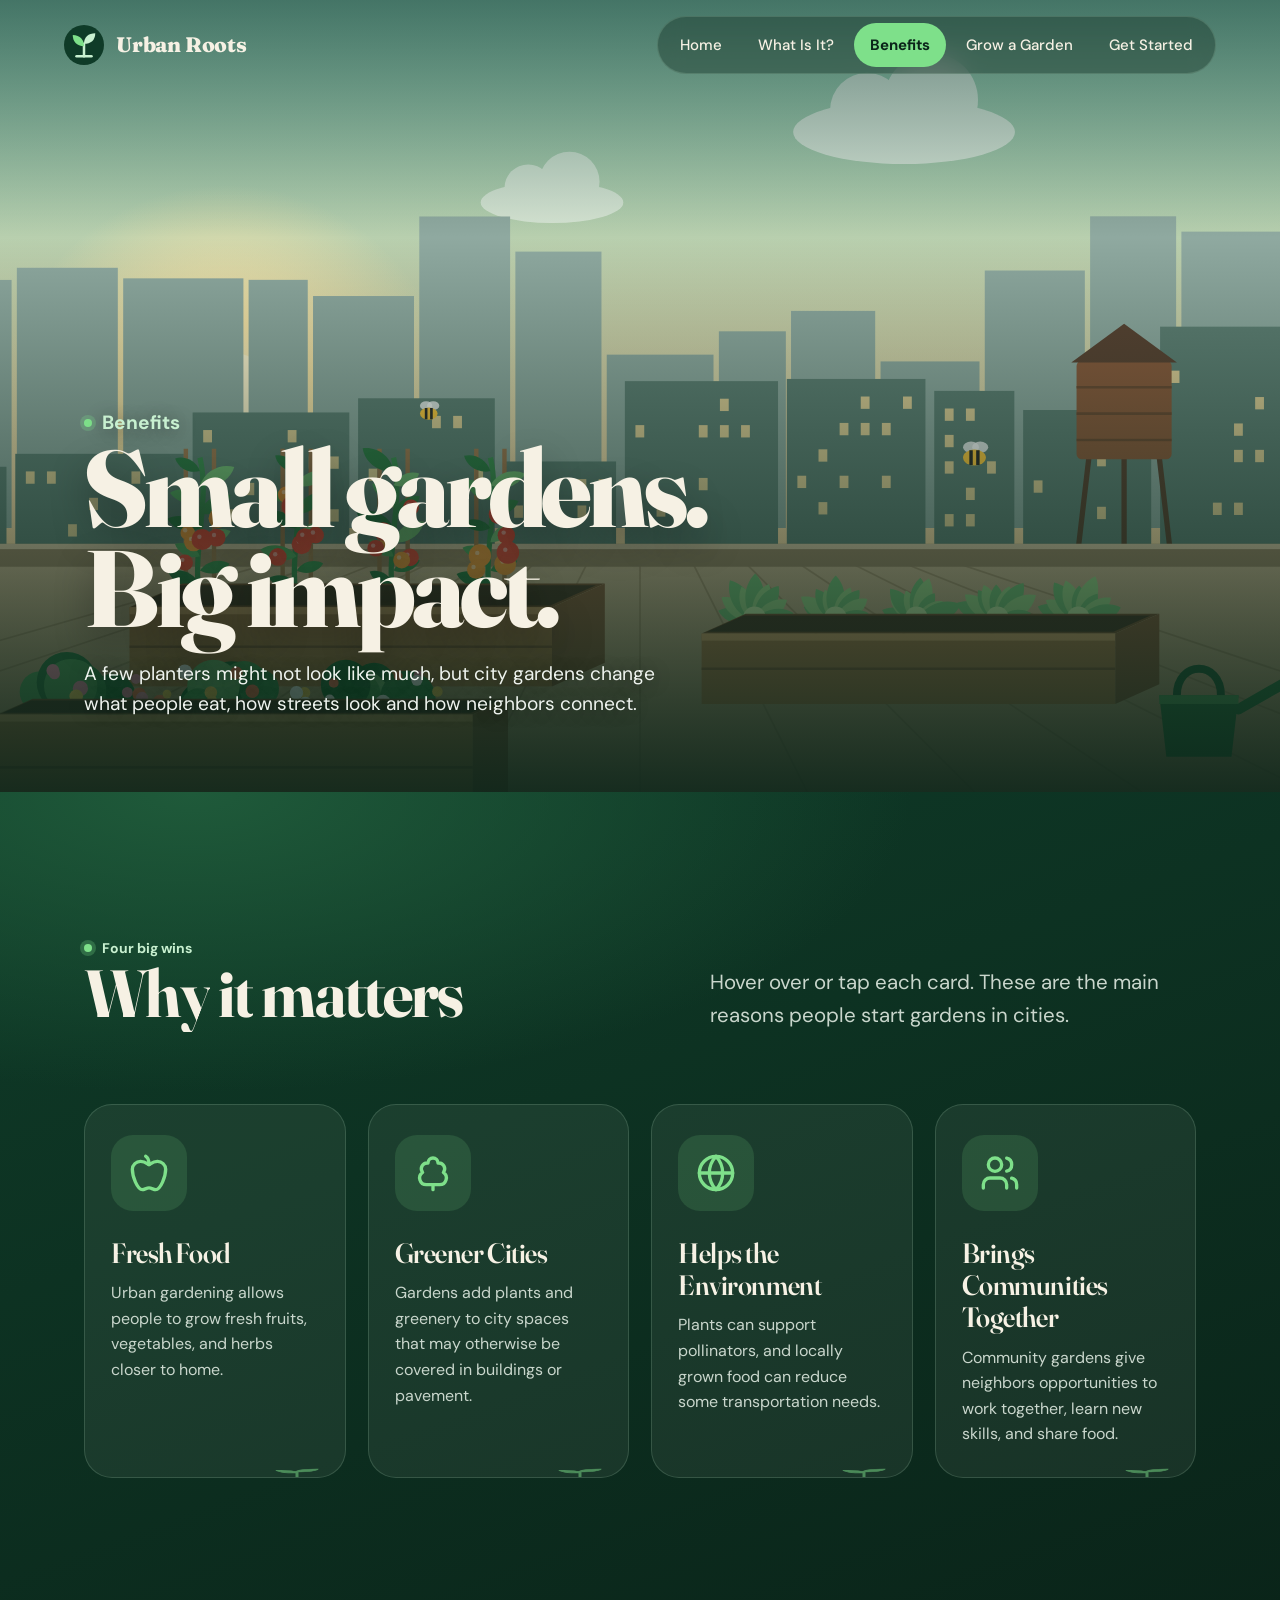
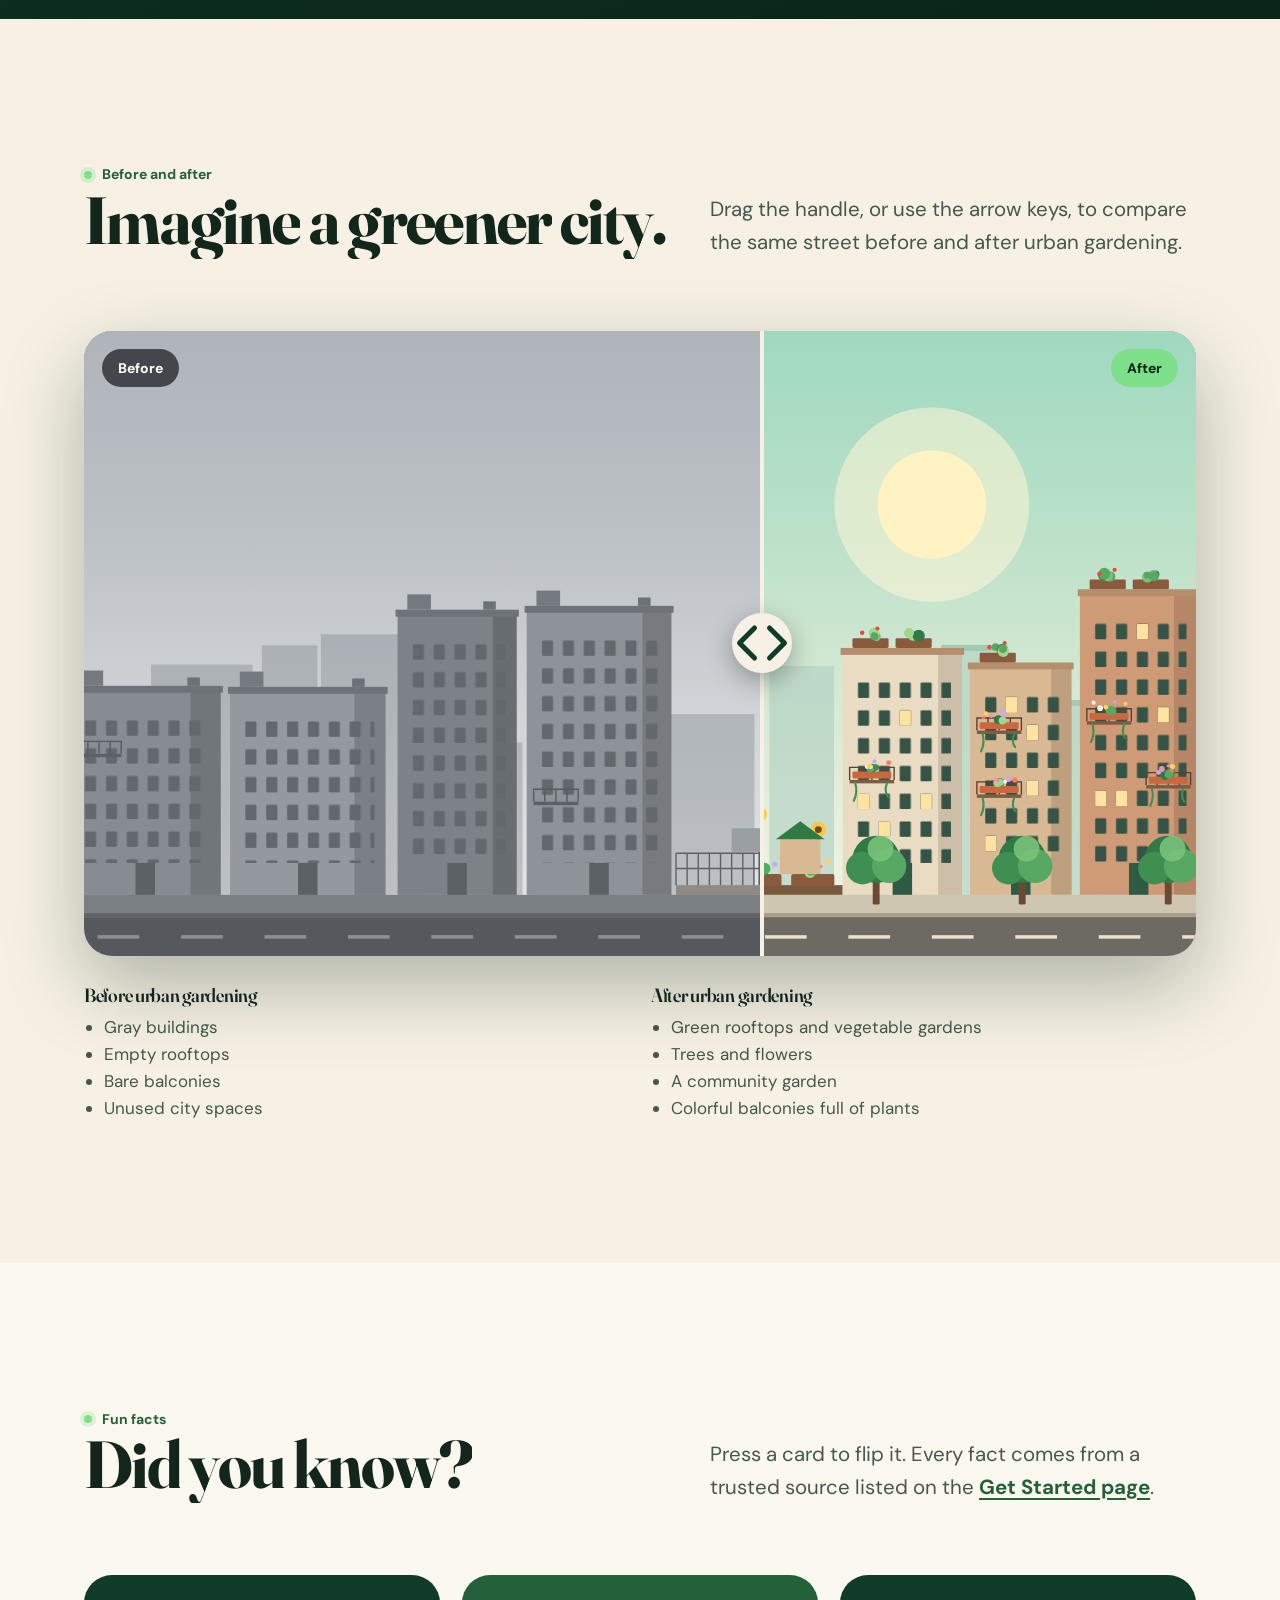
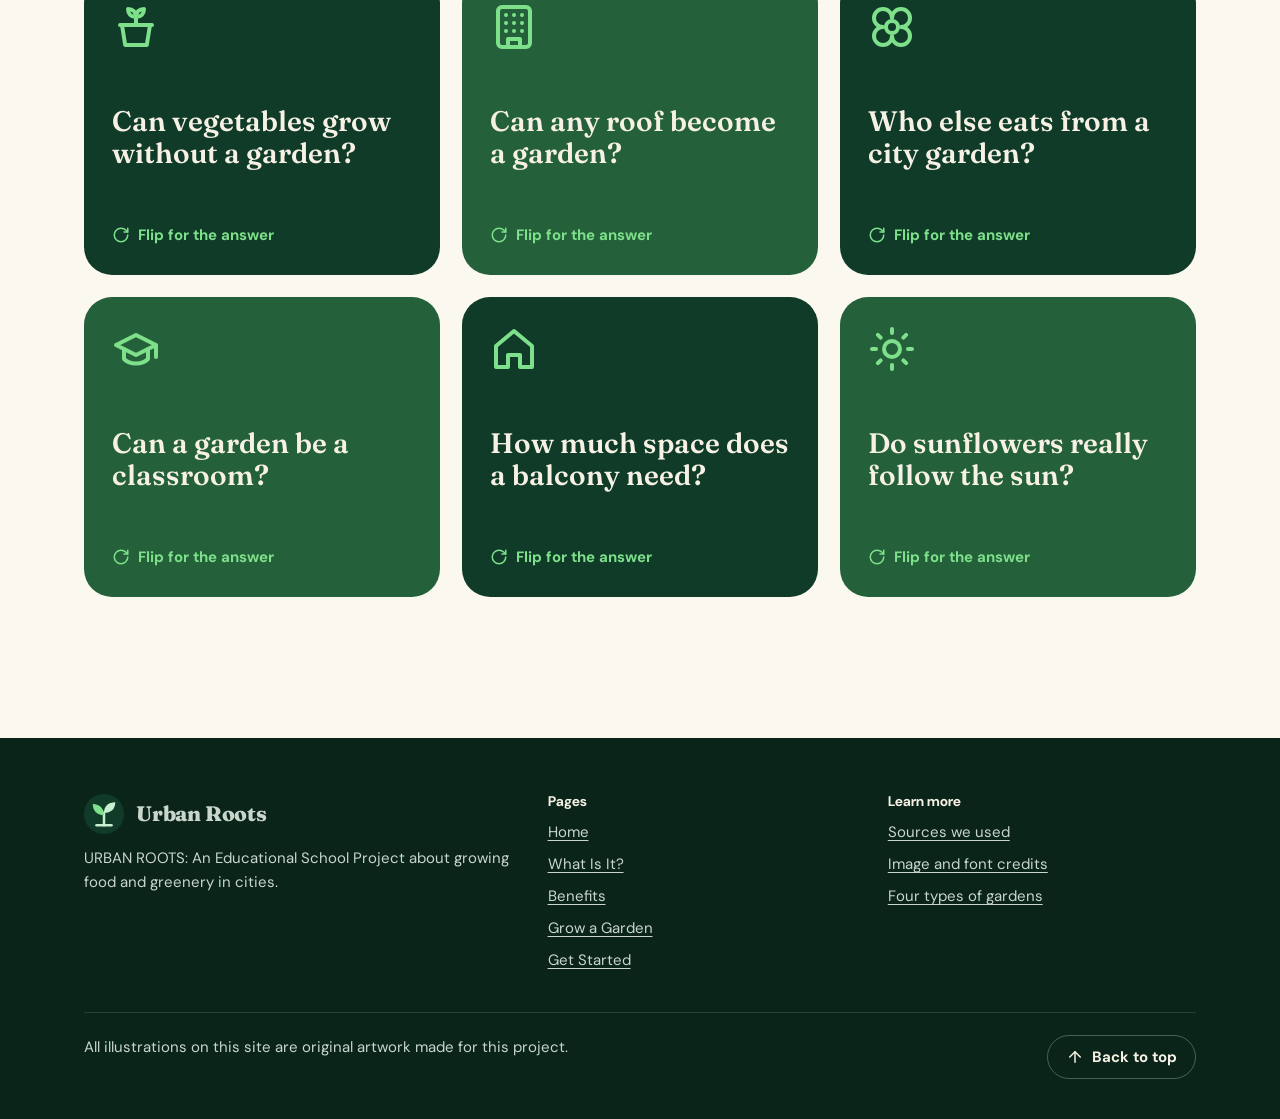
<file: benefits.html>
<!DOCTYPE html>
<html lang="en">
<head>
  <meta charset="UTF-8">
  <meta name="viewport" content="width=device-width, initial-scale=1">
  <title>Benefits of Urban Gardening | Urban Roots</title>
  <meta name="description" content="Why urban gardening matters: fresh food, greener cities, help for the environment and stronger communities, plus a before-and-after city and fun facts.">
  <meta name="theme-color" content="#0a2419">
  <link rel="icon" href="images/logo.svg" type="image/svg+xml">
  <link rel="preconnect" href="https://fonts.googleapis.com">
  <link rel="preconnect" href="https://fonts.gstatic.com" crossorigin>
  <link rel="stylesheet" href="https://fonts.googleapis.com/css2?family=DM+Sans:opsz,wght@9..40,400;9..40,500;9..40,700&amp;family=Fraunces:ital,opsz,wght@0,9..144,300..900;1,9..144,400..600&amp;display=swap">
  <link rel="stylesheet" href="css/styles.css">
  <script>document.documentElement.classList.add('js');</script>
</head>
<body>
  <a class="skip-link" href="#main">Skip to main content</a>
  <header class="site-header">
    <nav class="nav" aria-label="Main">
      <a class="brand" href="index.html"><img src="images/logo.svg" alt="" width="40" height="40">Urban Roots</a>
      <button class="nav-toggle" type="button" aria-expanded="false" aria-controls="nav-links" aria-label="Open menu"><span></span><span></span><span></span></button>
      <ul class="nav-links" id="nav-links">
          <li><a href="index.html">Home</a></li>
          <li><a href="about.html">What Is It?</a></li>
          <li><a href="benefits.html" aria-current="page">Benefits</a></li>
          <li><a href="garden.html">Grow a Garden</a></li>
          <li><a href="start.html">Get Started</a></li>
      </ul>
    </nav>
  </header>

  <main id="main">
    <section class="page-hero" aria-labelledby="page-title">
      <img src="images/rooftop-garden.svg" alt="Rooftop garden at sunset with wooden raised beds of tomatoes and lettuce and the city skyline behind">
      <div class="container">
        <p class="label">Benefits</p>
        <h1 id="page-title">Small gardens. Big impact.</h1>
        <p>A few planters might not look like much, but city gardens change what people eat, how streets look and how neighbors connect.</p>
      </div>
    </section>

    <section class="band benefits band--dark" aria-labelledby="ben-title">
      <div class="container">
        <div class="section-head">
          <div><p class="label">Four big wins</p><h2 id="ben-title" class="split">Why it matters</h2></div>
          <p class="lede">Hover over or tap each card. These are the main reasons people start gardens in cities.</p>
        </div>
        <div class="grid grid--4">
          <article class="benefit reveal" style="--i:0"><div class="icon"><svg viewBox="0 0 24 24" fill="none" stroke="currentColor" stroke-width="2" stroke-linecap="round" stroke-linejoin="round" aria-hidden="true" focusable="false"><path d="M12 20.94c1.5 0 2.75 1.06 4 1.06 3 0 6-8 6-12.22A4.91 4.91 0 0 0 17 5c-2.22 0-4 1.44-5 2-1-.56-2.78-2-5-2a4.9 4.9 0 0 0-5 4.78C2 14 5 22 8 22c1.25 0 2.5-1.06 4-1.06Z"/><path d="M10 2c1 .5 2 2 2 5"/></svg></div><h3>Fresh Food</h3><p>Urban gardening allows people to grow fresh fruits, vegetables, and herbs closer to home.</p><svg class="sprout" viewBox="0 0 60 70" aria-hidden="true"><path d="M30 70V30M30 44C18 44 10 36 10 24c12 0 20 8 20 20zM30 36c0-12 8-20 20-20 0 12-8 20-20 20z" fill="currentColor" stroke="currentColor" stroke-width="3"/></svg></article>
          <article class="benefit reveal" style="--i:1"><div class="icon"><svg viewBox="0 0 24 24" fill="none" stroke="currentColor" stroke-width="2" stroke-linecap="round" stroke-linejoin="round" aria-hidden="true" focusable="false"><path d="M8 19a4 4 0 0 1-2.24-7.32A3.5 3.5 0 0 1 9 6.03V6a3 3 0 1 1 6 0v.04a3.5 3.5 0 0 1 3.24 5.65A4 4 0 0 1 16 19Z"/><path d="M12 19v3"/></svg></div><h3>Greener Cities</h3><p>Gardens add plants and greenery to city spaces that may otherwise be covered in buildings or pavement.</p><svg class="sprout" viewBox="0 0 60 70" aria-hidden="true"><path d="M30 70V30M30 44C18 44 10 36 10 24c12 0 20 8 20 20zM30 36c0-12 8-20 20-20 0 12-8 20-20 20z" fill="currentColor" stroke="currentColor" stroke-width="3"/></svg></article>
          <article class="benefit reveal" style="--i:2"><div class="icon"><svg viewBox="0 0 24 24" fill="none" stroke="currentColor" stroke-width="2" stroke-linecap="round" stroke-linejoin="round" aria-hidden="true" focusable="false"><circle cx="12" cy="12" r="10"/><path d="M12 2a14.5 14.5 0 0 0 0 20 14.5 14.5 0 0 0 0-20"/><path d="M2 12h20"/></svg></div><h3>Helps the Environment</h3><p>Plants can support pollinators, and locally grown food can reduce some transportation needs.</p><svg class="sprout" viewBox="0 0 60 70" aria-hidden="true"><path d="M30 70V30M30 44C18 44 10 36 10 24c12 0 20 8 20 20zM30 36c0-12 8-20 20-20 0 12-8 20-20 20z" fill="currentColor" stroke="currentColor" stroke-width="3"/></svg></article>
          <article class="benefit reveal" style="--i:3"><div class="icon"><svg viewBox="0 0 24 24" fill="none" stroke="currentColor" stroke-width="2" stroke-linecap="round" stroke-linejoin="round" aria-hidden="true" focusable="false"><path d="M16 21v-2a4 4 0 0 0-4-4H6a4 4 0 0 0-4 4v2"/><circle cx="9" cy="7" r="4"/><path d="M22 21v-2a4 4 0 0 0-3-3.87"/><path d="M16 3.13a4 4 0 0 1 0 7.75"/></svg></div><h3>Brings Communities Together</h3><p>Community gardens give neighbors opportunities to work together, learn new skills, and share food.</p><svg class="sprout" viewBox="0 0 60 70" aria-hidden="true"><path d="M30 70V30M30 44C18 44 10 36 10 24c12 0 20 8 20 20zM30 36c0-12 8-20 20-20 0 12-8 20-20 20z" fill="currentColor" stroke="currentColor" stroke-width="3"/></svg></article>
        </div>
      </div>
    </section>

    <section class="band" aria-labelledby="ba-title">
      <div class="container">
        <div class="section-head">
          <div><p class="label">Before and after</p><h2 id="ba-title" class="split">Imagine a greener city.</h2></div>
          <p class="lede">Drag the handle, or use the arrow keys, to compare the same street before and after urban gardening.</p>
        </div>
        <div class="ba reveal">
          <img src="images/city-before.svg" alt="Before: a gray city street with empty rooftops, bare balconies and a fenced-off empty lot">
          <img class="after" src="images/city-after.svg" alt="After: the same street with vegetable beds on the rooftops, flower boxes on balconies, a community garden on the lot and trees on the sidewalk">
          <input class="ba-range" type="range" min="0" max="100" value="50" aria-label="Compare before and after. Move left to show more of the green city.">
          <div class="ba-handle" aria-hidden="true"><span><svg viewBox="0 0 24 24" fill="none" stroke="currentColor" stroke-width="2" stroke-linecap="round" stroke-linejoin="round" aria-hidden="true" focusable="false"><path d="m9 18-6-6 6-6"/><path d="m15 6 6 6-6 6"/></svg></span></div>
          <span class="ba-tag ba-tag--before">Before</span>
          <span class="ba-tag ba-tag--after">After</span>
        </div>
        <div class="ba-legend">
          <div><h3>Before urban gardening</h3><ul><li>Gray buildings</li><li>Empty rooftops</li><li>Bare balconies</li><li>Unused city spaces</li></ul></div>
          <div><h3>After urban gardening</h3><ul><li>Green rooftops and vegetable gardens</li><li>Trees and flowers</li><li>A community garden</li><li>Colorful balconies full of plants</li></ul></div>
        </div>
      </div>
    </section>

    <section class="band band--paper" aria-labelledby="facts-title">
      <div class="container">
        <div class="section-head">
          <div><p class="label">Fun facts</p><h2 id="facts-title" class="split">Did you know?</h2></div>
          <p class="lede">Press a card to flip it. Every fact comes from a trusted source listed on the <a class="text-link" href="start.html#sources">Get Started page</a>.</p>
        </div>
        <div class="grid grid--3">
          <div class="flip reveal" style="--i:0"><button class="flip-btn" type="button" aria-pressed="false"><span class="flip-face flip-front"><svg class="ico" viewBox="0 0 24 24" fill="none" stroke="currentColor" stroke-width="2" stroke-linecap="round" stroke-linejoin="round" aria-hidden="true" focusable="false"><path d="M5 11h14l-1.6 10H6.6z"/><path d="M4 11h16"/><path d="M12 11V7"/><path d="M12 7C9.5 7 8 5.4 8 3c2.5 0 4 1.6 4 4z"/><path d="M12 7c2.5 0 4-1.6 4-4-2.5 0-4 1.6-4 4z"/></svg><span class="q">Can vegetables grow without a garden?</span><span class="hint"><svg viewBox="0 0 24 24" fill="none" stroke="currentColor" stroke-width="2" stroke-linecap="round" stroke-linejoin="round" aria-hidden="true" focusable="false"><path d="M21 12a9 9 0 1 1-9-9c2.52 0 4.93 1 6.74 2.74L21 8"/><path d="M21 3v5h-5"/></svg> Flip for the answer</span></span><span class="flip-face flip-back"><p>Yes. Many vegetables and herbs grow well in containers, including lettuce, tomatoes, peppers, carrots and herbs.</p><span class="src">Source: Virginia Cooperative Extension</span></span></button></div>
          <div class="flip reveal" style="--i:1"><button class="flip-btn" type="button" aria-pressed="false"><span class="flip-face flip-front"><svg class="ico" viewBox="0 0 24 24" fill="none" stroke="currentColor" stroke-width="2" stroke-linecap="round" stroke-linejoin="round" aria-hidden="true" focusable="false"><rect x="4" y="2" width="16" height="20" rx="2"/><path d="M9 22v-4h6v4M8 6h.01M16 6h.01M12 6h.01M12 10h.01M12 14h.01M16 10h.01M16 14h.01M8 10h.01M8 14h.01"/></svg><span class="q">Can any roof become a garden?</span><span class="hint"><svg viewBox="0 0 24 24" fill="none" stroke="currentColor" stroke-width="2" stroke-linecap="round" stroke-linejoin="round" aria-hidden="true" focusable="false"><path d="M21 12a9 9 0 1 1-9-9c2.52 0 4.93 1 6.74 2.74L21 8"/><path d="M21 3v5h-5"/></svg> Flip for the answer</span></span><span class="flip-face flip-back"><p>Only roofs that are structurally suitable and safely accessible. Heavier gardens with deep soil need more structural support.</p><span class="src">Source: U.S. EPA, Green Roofs</span></span></button></div>
          <div class="flip reveal" style="--i:2"><button class="flip-btn" type="button" aria-pressed="false"><span class="flip-face flip-front"><svg class="ico" viewBox="0 0 24 24" fill="none" stroke="currentColor" stroke-width="2" stroke-linecap="round" stroke-linejoin="round" aria-hidden="true" focusable="false"><circle cx="12" cy="12" r="3"/><path d="M12 16.5A4.5 4.5 0 1 1 7.5 12 4.5 4.5 0 1 1 12 7.5a4.5 4.5 0 1 1 4.5 4.5 4.5 4.5 0 1 1-4.5 4.5"/></svg><span class="q">Who else eats from a city garden?</span><span class="hint"><svg viewBox="0 0 24 24" fill="none" stroke="currentColor" stroke-width="2" stroke-linecap="round" stroke-linejoin="round" aria-hidden="true" focusable="false"><path d="M21 12a9 9 0 1 1-9-9c2.52 0 4.93 1 6.74 2.74L21 8"/><path d="M21 3v5h-5"/></svg> Flip for the answer</span></span><span class="flip-face flip-back"><p>Flowers in city gardens provide food for pollinators. Bees pollinate flowers more often than any other group of animals.</p><span class="src">Source: USDA Forest Service</span></span></button></div>
          <div class="flip reveal" style="--i:0"><button class="flip-btn" type="button" aria-pressed="false"><span class="flip-face flip-front"><svg class="ico" viewBox="0 0 24 24" fill="none" stroke="currentColor" stroke-width="2" stroke-linecap="round" stroke-linejoin="round" aria-hidden="true" focusable="false"><path d="M22 10v6M2 10l10-5 10 5-10 5z"/><path d="M6 12v5c3 3 9 3 12 0v-5"/></svg><span class="q">Can a garden be a classroom?</span><span class="hint"><svg viewBox="0 0 24 24" fill="none" stroke="currentColor" stroke-width="2" stroke-linecap="round" stroke-linejoin="round" aria-hidden="true" focusable="false"><path d="M21 12a9 9 0 1 1-9-9c2.52 0 4.93 1 6.74 2.74L21 8"/><path d="M21 3v5h-5"/></svg> Flip for the answer</span></span><span class="flip-face flip-back"><p>Yes. Community and school gardens are used to teach people of all ages about gardening and local food.</p><span class="src">Source: USDA People’s Garden; Univ. of Maryland Extension</span></span></button></div>
          <div class="flip reveal" style="--i:1"><button class="flip-btn" type="button" aria-pressed="false"><span class="flip-face flip-front"><svg class="ico" viewBox="0 0 24 24" fill="none" stroke="currentColor" stroke-width="2" stroke-linecap="round" stroke-linejoin="round" aria-hidden="true" focusable="false"><path d="M3 10.5 12 3l9 7.5V21h-6v-6H9v6H3z"/></svg><span class="q">How much space does a balcony need?</span><span class="hint"><svg viewBox="0 0 24 24" fill="none" stroke="currentColor" stroke-width="2" stroke-linecap="round" stroke-linejoin="round" aria-hidden="true" focusable="false"><path d="M21 12a9 9 0 1 1-9-9c2.52 0 4.93 1 6.74 2.74L21 8"/><path d="M21 3v5h-5"/></svg> Flip for the answer</span></span><span class="flip-face flip-back"><p>Not much. Most vegetables need containers at least 6 to 8 inches deep, so a small balcony can hold several pots.</p><span class="src">Source: Virginia Cooperative Extension</span></span></button></div>
          <div class="flip reveal" style="--i:2"><button class="flip-btn" type="button" aria-pressed="false"><span class="flip-face flip-front"><svg class="ico" viewBox="0 0 24 24" fill="none" stroke="currentColor" stroke-width="2" stroke-linecap="round" stroke-linejoin="round" aria-hidden="true" focusable="false"><circle cx="12" cy="12" r="4"/><path d="M12 2v2M12 20v2M4.93 4.93l1.41 1.41M17.66 17.66l1.41 1.41M2 12h2M20 12h2M6.34 17.66l-1.41 1.41M19.07 4.93l-1.41 1.41"/></svg><span class="q">Do sunflowers really follow the sun?</span><span class="hint"><svg viewBox="0 0 24 24" fill="none" stroke="currentColor" stroke-width="2" stroke-linecap="round" stroke-linejoin="round" aria-hidden="true" focusable="false"><path d="M21 12a9 9 0 1 1-9-9c2.52 0 4.93 1 6.74 2.74L21 8"/><path d="M21 3v5h-5"/></svg> Flip for the answer</span></span><span class="flip-face flip-back"><p>Young sunflowers do. They face east at dawn, turn west during the day and swing back at night. Mature flowers mostly face east.</p><span class="src">Source: UC Davis plant biology research</span></span></button></div>
        </div>
      </div>
    </section>
  </main>

  <footer class="site-footer">
    <div class="container">
      <div class="footer-grid">
        <div>
          <a class="brand" href="index.html"><img src="images/logo.svg" alt="" width="40" height="40">Urban Roots</a>
          <p>URBAN ROOTS: An Educational School Project about growing food and greenery in cities.</p>
        </div>
        <div>
          <h2>Pages</h2>
          <ul>
            <li><a href="index.html">Home</a></li>
            <li><a href="about.html">What Is It?</a></li>
            <li><a href="benefits.html">Benefits</a></li>
            <li><a href="garden.html">Grow a Garden</a></li>
            <li><a href="start.html">Get Started</a></li>
          </ul>
        </div>
        <div>
          <h2>Learn more</h2>
          <ul>
            <li><a href="start.html#sources">Sources we used</a></li>
            <li><a href="start.html#credits">Image and font credits</a></li>
            <li><a href="about.html#types">Four types of gardens</a></li>
          </ul>
        </div>
      </div>
      <div class="footer-bottom">
        <p>All illustrations on this site are original artwork made for this project.</p>
        <button class="to-top" type="button" data-top><svg viewBox="0 0 24 24" fill="none" stroke="currentColor" stroke-width="2" stroke-linecap="round" stroke-linejoin="round" aria-hidden="true" focusable="false"><path d="m5 12 7-7 7 7"/><path d="M12 19V5"/></svg> Back to top</button>
      </div>
    </div>
  </footer>
  <script src="js/main.js"></script>
</body>
</html>
</file>
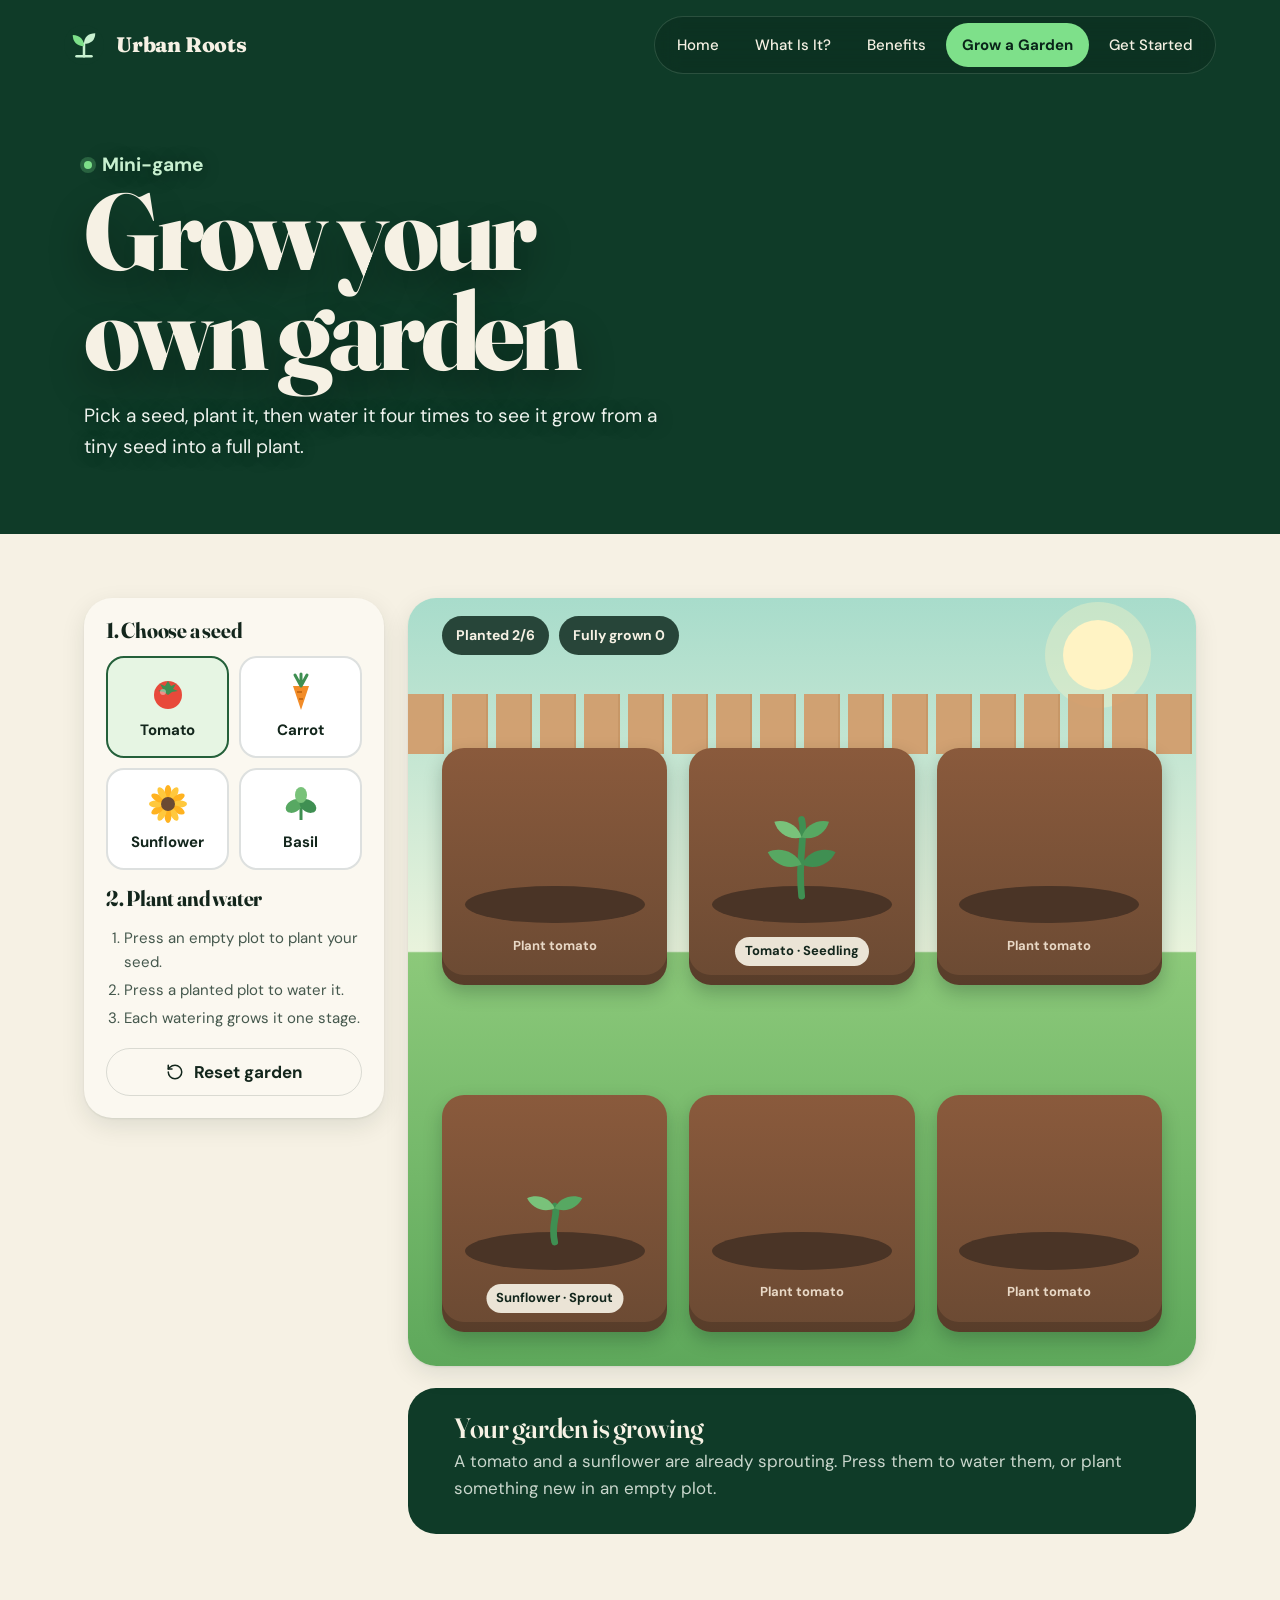
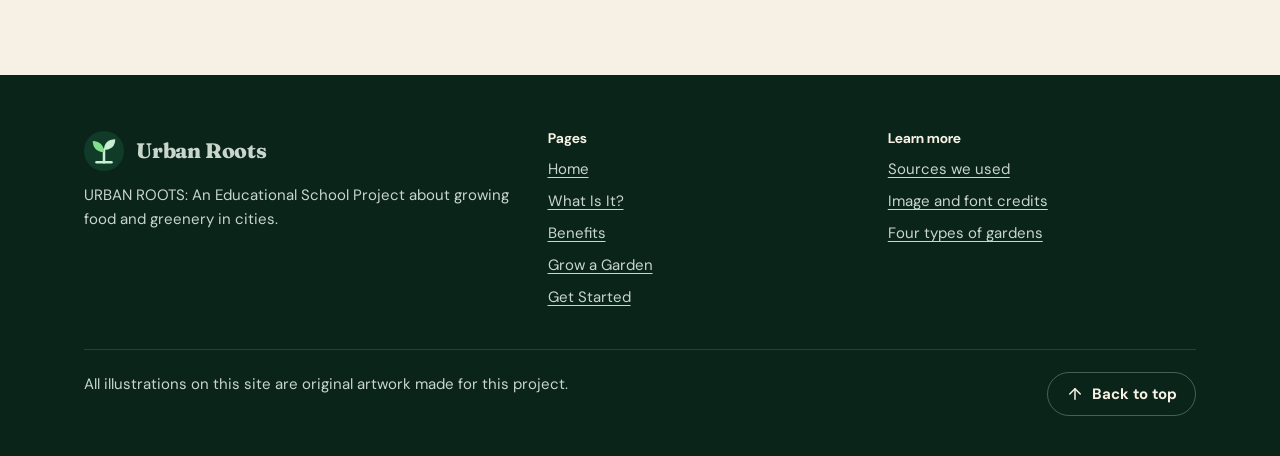
<file: garden.html>
<!DOCTYPE html>
<html lang="en">
<head>
  <meta charset="UTF-8">
  <meta name="viewport" content="width=device-width, initial-scale=1">
  <title>Grow Your Own Garden Game | Urban Roots</title>
  <meta name="description" content="A small game: choose tomato, carrot, sunflower or basil seeds, plant them, water them and watch them grow while learning a fact about each plant.">
  <meta name="theme-color" content="#0a2419">
  <link rel="icon" href="images/logo.svg" type="image/svg+xml">
  <link rel="preconnect" href="https://fonts.googleapis.com">
  <link rel="preconnect" href="https://fonts.gstatic.com" crossorigin>
  <link rel="stylesheet" href="https://fonts.googleapis.com/css2?family=DM+Sans:opsz,wght@9..40,400;9..40,500;9..40,700&amp;family=Fraunces:ital,opsz,wght@0,9..144,300..900;1,9..144,400..600&amp;display=swap">
  <link rel="stylesheet" href="css/styles.css">
  <script>document.documentElement.classList.add('js');</script>
</head>
<body>
  <a class="skip-link" href="#main">Skip to main content</a>
  <header class="site-header">
    <nav class="nav" aria-label="Main">
      <a class="brand" href="index.html"><img src="images/logo.svg" alt="" width="40" height="40">Urban Roots</a>
      <button class="nav-toggle" type="button" aria-expanded="false" aria-controls="nav-links" aria-label="Open menu"><span></span><span></span><span></span></button>
      <ul class="nav-links" id="nav-links">
          <li><a href="index.html">Home</a></li>
          <li><a href="about.html">What Is It?</a></li>
          <li><a href="benefits.html">Benefits</a></li>
          <li><a href="garden.html" aria-current="page">Grow a Garden</a></li>
          <li><a href="start.html">Get Started</a></li>
      </ul>
    </nav>
  </header>

  <main id="main">
    <section class="page-hero page-hero--short" aria-labelledby="page-title">
      <div class="container">
        <p class="label">Mini-game</p>
        <h1 id="page-title">Grow your own garden</h1>
        <p>Pick a seed, plant it, then water it four times to see it grow from a tiny seed into a full plant.</p>
      </div>
    </section>

    <section class="band" aria-label="Garden game" style="padding-top:clamp(36px,5vw,64px)">
      <div class="container game">
        <aside class="panel" aria-labelledby="seeds-title">
          <h2 id="seeds-title">1. Choose a seed</h2>
          <div class="seed-list">
            <button class="seed-btn" type="button" data-seed="tomato" aria-pressed="true">Tomato</button>
            <button class="seed-btn" type="button" data-seed="carrot" aria-pressed="false">Carrot</button>
            <button class="seed-btn" type="button" data-seed="sunflower" aria-pressed="false">Sunflower</button>
            <button class="seed-btn" type="button" data-seed="basil" aria-pressed="false">Basil</button>
          </div>
          <h2>2. Plant and water</h2>
          <ol class="how">
            <li>Press an empty plot to plant your seed.</li>
            <li>Press a planted plot to water it.</li>
            <li>Each watering grows it one stage.</li>
          </ol>
          <div class="tools" style="margin-top:18px">
            <button class="tool-btn tool-btn--reset" type="button"><svg viewBox="0 0 24 24" fill="none" stroke="currentColor" stroke-width="2" stroke-linecap="round" stroke-linejoin="round" aria-hidden="true" focusable="false"><path d="M3 12a9 9 0 1 0 9-9 9.75 9.75 0 0 0-6.74 2.74L3 8"/><path d="M3 3v5h5"/></svg> Reset garden</button>
          </div>
        </aside>

        <div>
          <div class="yard">
            <div class="yard-sun" aria-hidden="true"></div>
            <div class="yard-fence" aria-hidden="true"></div>
            <div class="status"><span class="chip" id="chip-planted">Planted 0/6</span><span class="chip" id="chip-grown">Fully grown 0</span></div>
            <div class="plots" role="group" aria-label="Garden plots"></div>
            <svg class="can" viewBox="0 0 96 80" aria-hidden="true"><path d="M14 30h46l-5 44H19z" fill="currentColor"/><path d="M60 40l30-22" stroke="currentColor" stroke-width="8" stroke-linecap="round"/><path d="M86 14l8-4 2 10z" fill="#24603a"/><path d="M24 30c0-22 32-22 32 0" stroke="#24603a" stroke-width="6" fill="none"/><rect x="14" y="30" width="46" height="7" fill="#7ee08a"/></svg>
          </div>
          <div class="fact-card" aria-live="polite">
            <div class="fact-icon" aria-hidden="true"></div>
            <div>
              <h3>Your garden is growing</h3>
              <p>A tomato and a sunflower are already sprouting. Press them to water them, or plant something new in an empty plot.</p>
              <p class="fact-src" style="font-size:14px;margin-top:8px"></p>
            </div>
          </div>
          <p id="game-live" class="visually-hidden" aria-live="polite"></p>
        </div>
      </div>
    </section>
  </main>

  <footer class="site-footer">
    <div class="container">
      <div class="footer-grid">
        <div>
          <a class="brand" href="index.html"><img src="images/logo.svg" alt="" width="40" height="40">Urban Roots</a>
          <p>URBAN ROOTS: An Educational School Project about growing food and greenery in cities.</p>
        </div>
        <div>
          <h2>Pages</h2>
          <ul>
            <li><a href="index.html">Home</a></li>
            <li><a href="about.html">What Is It?</a></li>
            <li><a href="benefits.html">Benefits</a></li>
            <li><a href="garden.html">Grow a Garden</a></li>
            <li><a href="start.html">Get Started</a></li>
          </ul>
        </div>
        <div>
          <h2>Learn more</h2>
          <ul>
            <li><a href="start.html#sources">Sources we used</a></li>
            <li><a href="start.html#credits">Image and font credits</a></li>
            <li><a href="about.html#types">Four types of gardens</a></li>
          </ul>
        </div>
      </div>
      <div class="footer-bottom">
        <p>All illustrations on this site are original artwork made for this project.</p>
        <button class="to-top" type="button" data-top><svg viewBox="0 0 24 24" fill="none" stroke="currentColor" stroke-width="2" stroke-linecap="round" stroke-linejoin="round" aria-hidden="true" focusable="false"><path d="m5 12 7-7 7 7"/><path d="M12 19V5"/></svg> Back to top</button>
      </div>
    </div>
  </footer>
  <script src="js/main.js"></script>
  <script src="js/garden.js"></script>
</body>
</html>
</file>
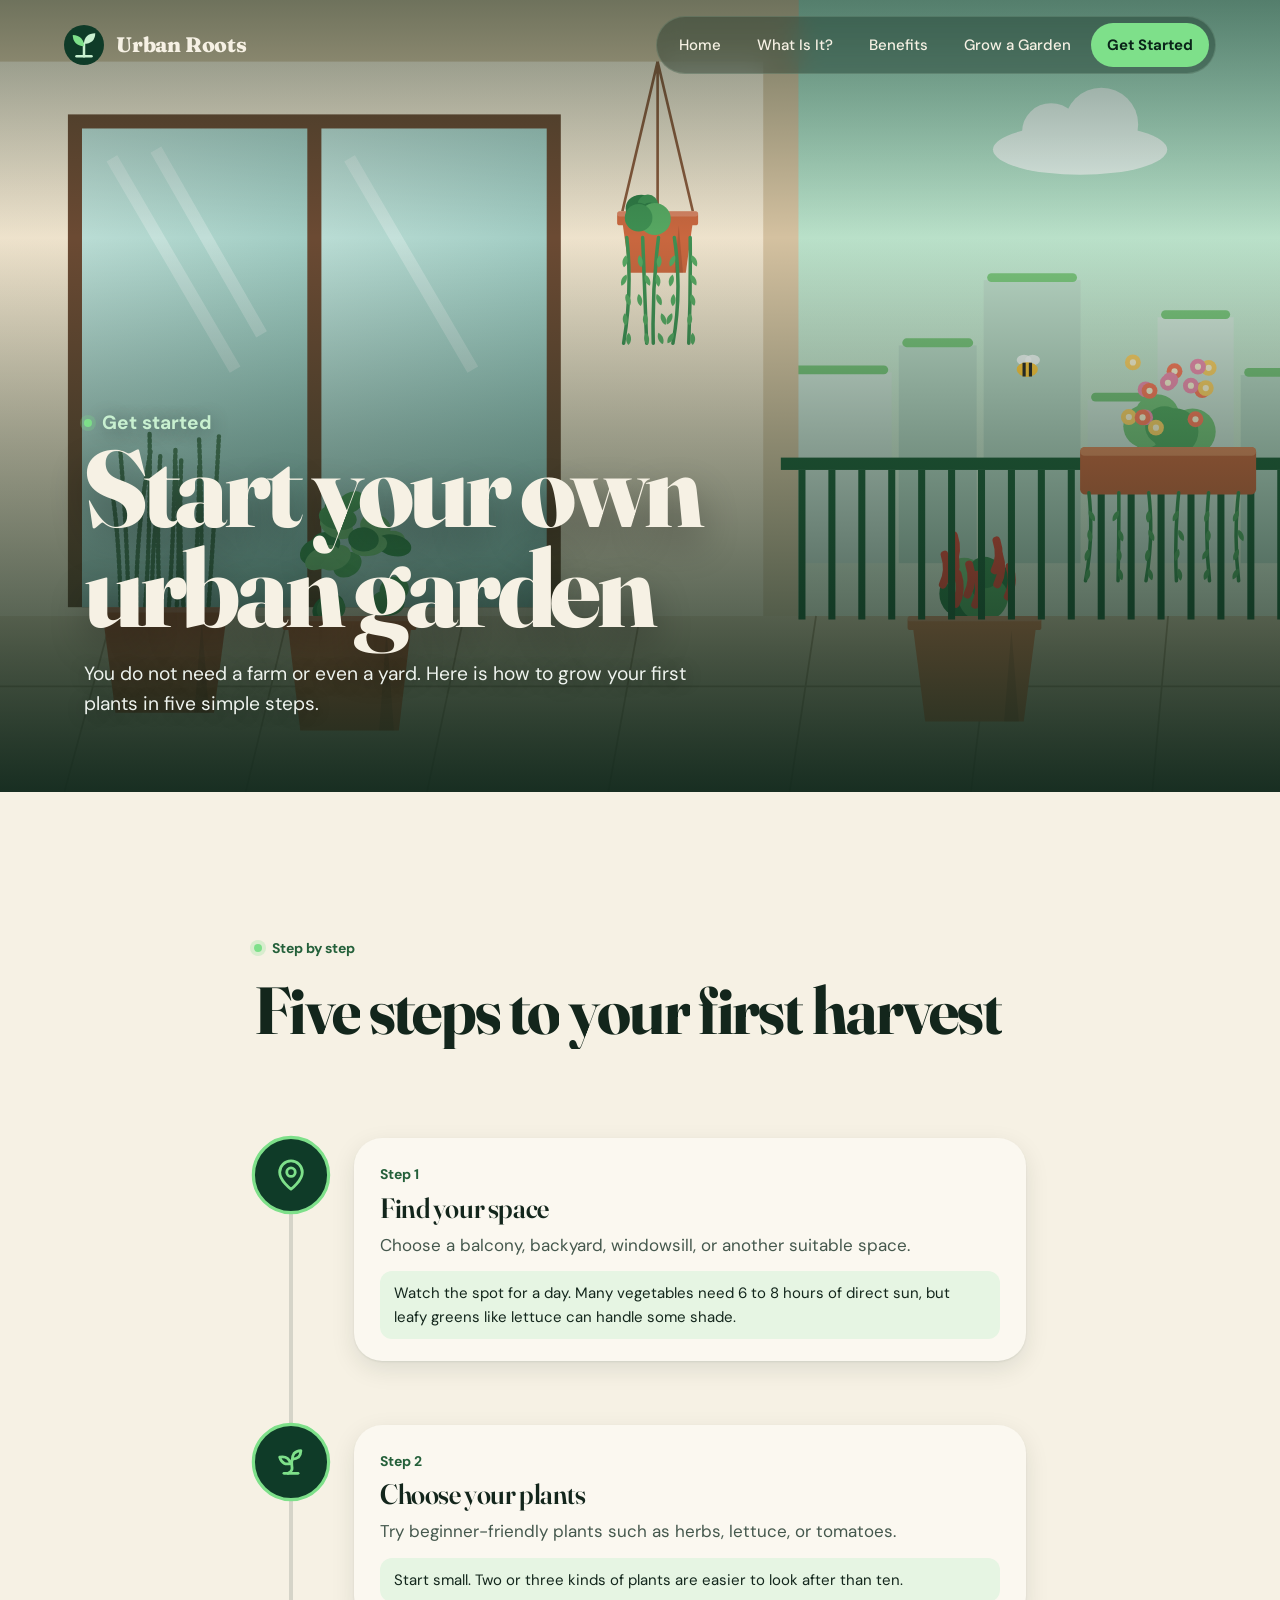
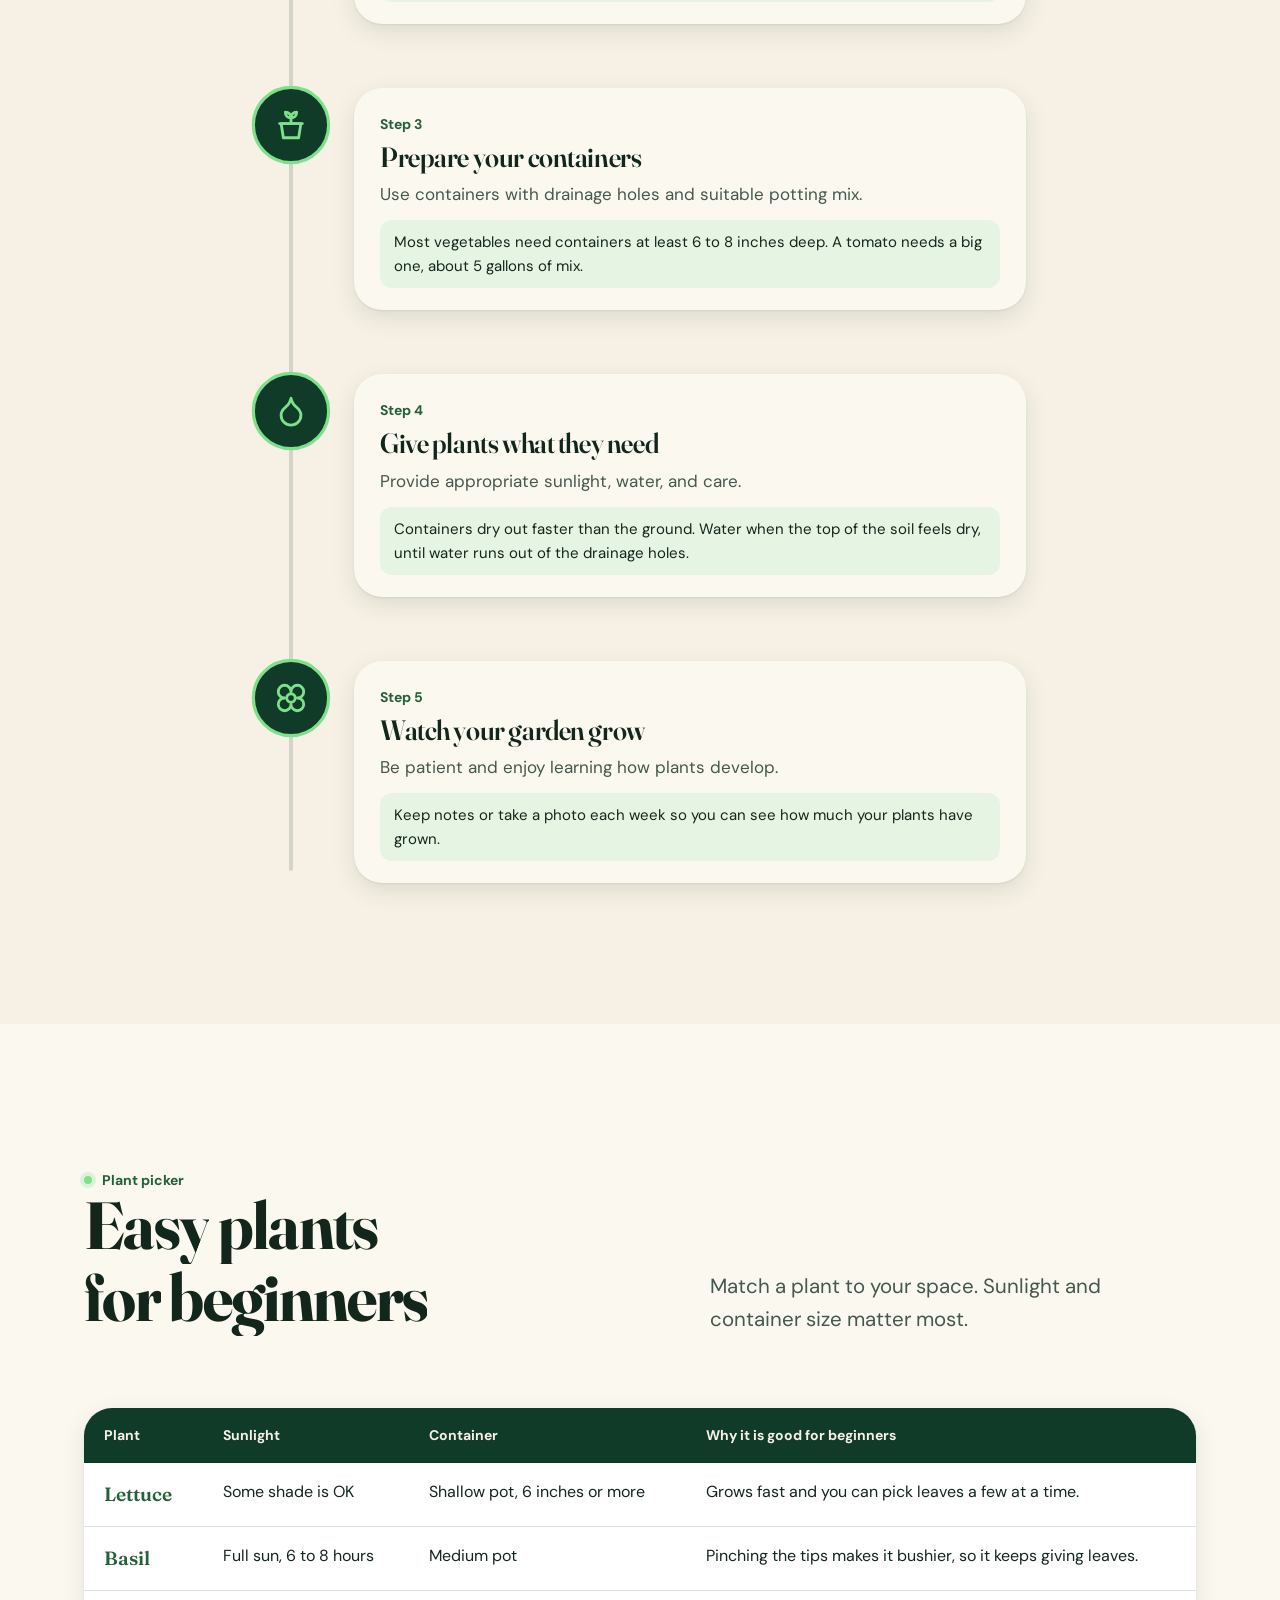
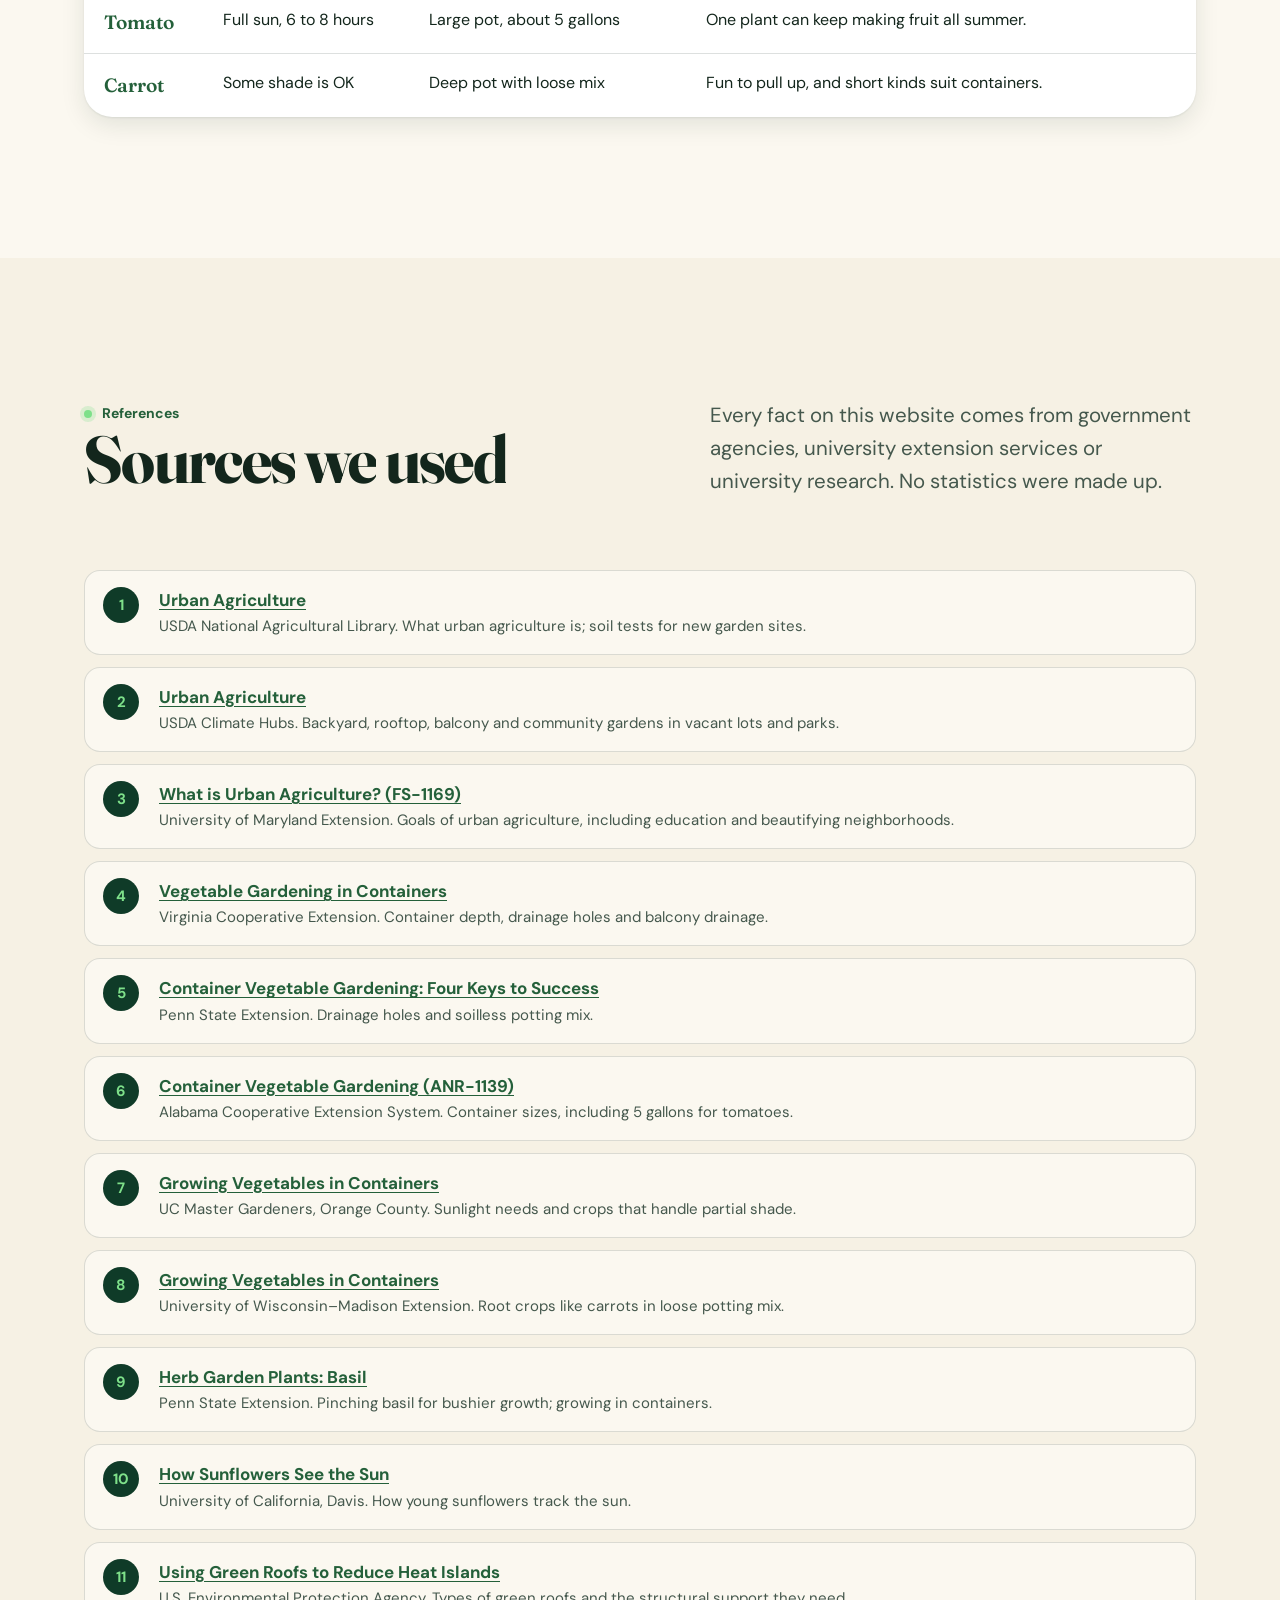
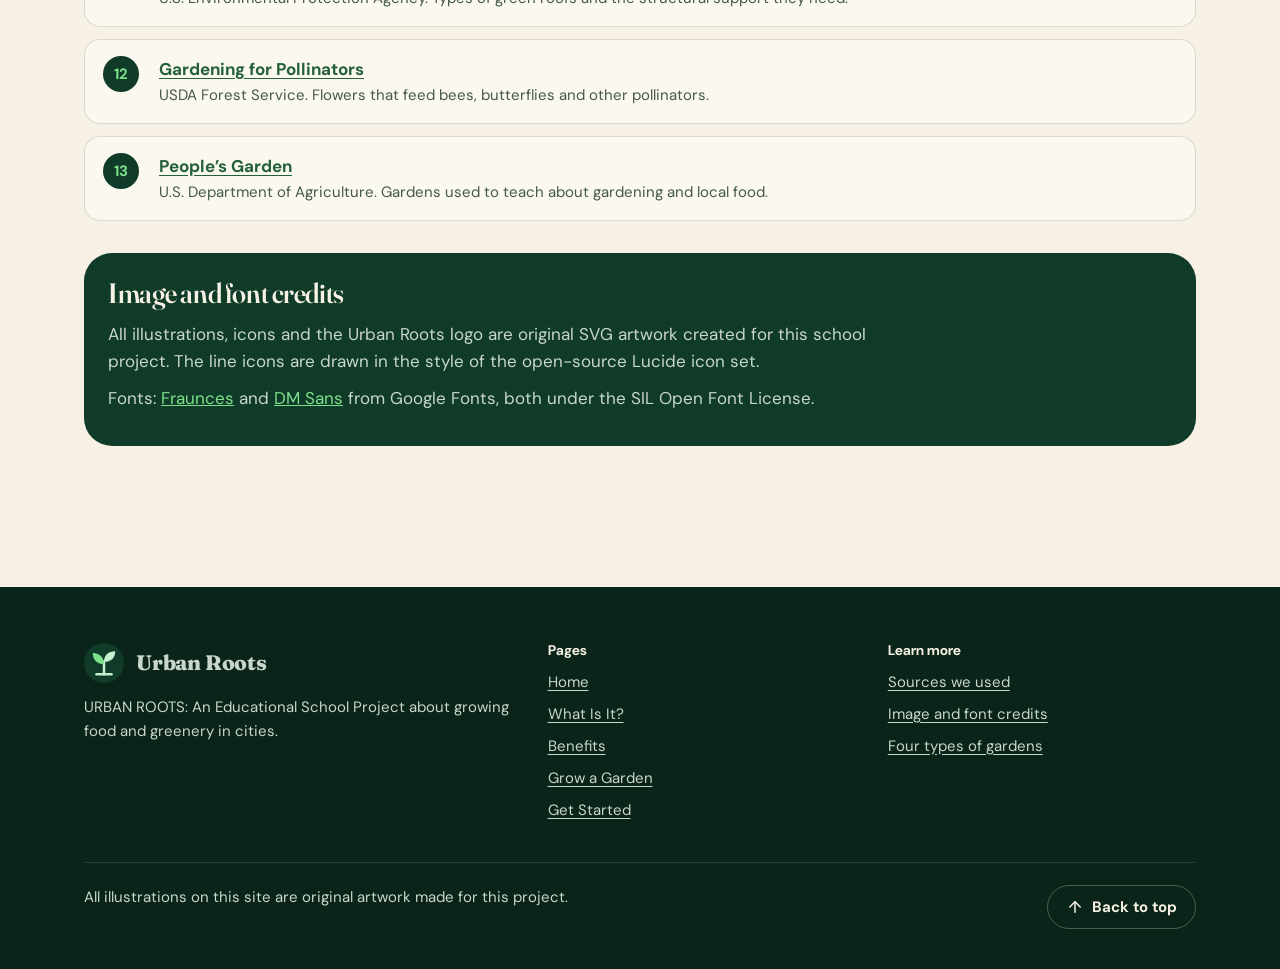
<file: start.html>
<!DOCTYPE html>
<html lang="en">
<head>
  <meta charset="UTF-8">
  <meta name="viewport" content="width=device-width, initial-scale=1">
  <title>How to Start an Urban Garden | Urban Roots</title>
  <meta name="description" content="Five beginner steps to start an urban garden, a plant picker table for beginners, and the trusted sources used on the Urban Roots website.">
  <meta name="theme-color" content="#0a2419">
  <link rel="icon" href="images/logo.svg" type="image/svg+xml">
  <link rel="preconnect" href="https://fonts.googleapis.com">
  <link rel="preconnect" href="https://fonts.gstatic.com" crossorigin>
  <link rel="stylesheet" href="https://fonts.googleapis.com/css2?family=DM+Sans:opsz,wght@9..40,400;9..40,500;9..40,700&amp;family=Fraunces:ital,opsz,wght@0,9..144,300..900;1,9..144,400..600&amp;display=swap">
  <link rel="stylesheet" href="css/styles.css">
  <script>document.documentElement.classList.add('js');</script>
</head>
<body>
  <a class="skip-link" href="#main">Skip to main content</a>
  <header class="site-header">
    <nav class="nav" aria-label="Main">
      <a class="brand" href="index.html"><img src="images/logo.svg" alt="" width="40" height="40">Urban Roots</a>
      <button class="nav-toggle" type="button" aria-expanded="false" aria-controls="nav-links" aria-label="Open menu"><span></span><span></span><span></span></button>
      <ul class="nav-links" id="nav-links">
          <li><a href="index.html">Home</a></li>
          <li><a href="about.html">What Is It?</a></li>
          <li><a href="benefits.html">Benefits</a></li>
          <li><a href="garden.html">Grow a Garden</a></li>
          <li><a href="start.html" aria-current="page">Get Started</a></li>
      </ul>
    </nav>
  </header>

  <main id="main">
    <section class="page-hero" aria-labelledby="page-title">
      <img src="images/balcony-garden.svg" alt="Apartment balcony with pots of rosemary, basil and chili peppers and a flower box on the railing">
      <div class="container">
        <p class="label">Get started</p>
        <h1 id="page-title">Start your own urban garden</h1>
        <p>You do not need a farm or even a yard. Here is how to grow your first plants in five simple steps.</p>
      </div>
    </section>

    <section class="band" aria-labelledby="steps-title">
      <div class="container" style="max-width:900px">
        <p class="label">Step by step</p>
        <h2 id="steps-title" class="split">Five steps to your first harvest</h2>
        <ol class="timeline mt-l">
          <li class="step"><div class="step-icon"><svg viewBox="0 0 24 24" fill="none" stroke="currentColor" stroke-width="2" stroke-linecap="round" stroke-linejoin="round" aria-hidden="true" focusable="false"><path d="M20 10c0 6-8 12-8 12s-8-6-8-12a8 8 0 0 1 16 0Z"/><circle cx="12" cy="10" r="3"/></svg></div><div class="step-card reveal"><span class="num">Step 1</span><h3>Find your space</h3><p>Choose a balcony, backyard, windowsill, or another suitable space.</p><p class="tip">Watch the spot for a day. Many vegetables need 6 to 8 hours of direct sun, but leafy greens like lettuce can handle some shade.</p></div></li>
          <li class="step"><div class="step-icon"><svg viewBox="0 0 24 24" fill="none" stroke="currentColor" stroke-width="2" stroke-linecap="round" stroke-linejoin="round" aria-hidden="true" focusable="false"><path d="M7 20h10"/><path d="M10 20c5.5-2.5.8-6.4 3-10"/><path d="M9.5 9.4c1.1.8 1.8 2.2 2.3 3.7-2 .4-3.5.4-4.8-.3-1.2-.6-2.3-1.9-3-4.2 2.8-.5 4.4 0 5.5.8z"/><path d="M14.1 6a7 7 0 0 0-1.1 4c1.9-.1 3.3-.6 4.3-1.4 1-1 1.6-2.3 1.7-4.6-2.7.1-4 1-4.9 2z"/></svg></div><div class="step-card reveal"><span class="num">Step 2</span><h3>Choose your plants</h3><p>Try beginner-friendly plants such as herbs, lettuce, or tomatoes.</p><p class="tip">Start small. Two or three kinds of plants are easier to look after than ten.</p></div></li>
          <li class="step"><div class="step-icon"><svg viewBox="0 0 24 24" fill="none" stroke="currentColor" stroke-width="2" stroke-linecap="round" stroke-linejoin="round" aria-hidden="true" focusable="false"><path d="M5 11h14l-1.6 10H6.6z"/><path d="M4 11h16"/><path d="M12 11V7"/><path d="M12 7C9.5 7 8 5.4 8 3c2.5 0 4 1.6 4 4z"/><path d="M12 7c2.5 0 4-1.6 4-4-2.5 0-4 1.6-4 4z"/></svg></div><div class="step-card reveal"><span class="num">Step 3</span><h3>Prepare your containers</h3><p>Use containers with drainage holes and suitable potting mix.</p><p class="tip">Most vegetables need containers at least 6 to 8 inches deep. A tomato needs a big one, about 5 gallons of mix.</p></div></li>
          <li class="step"><div class="step-icon"><svg viewBox="0 0 24 24" fill="none" stroke="currentColor" stroke-width="2" stroke-linecap="round" stroke-linejoin="round" aria-hidden="true" focusable="false"><path d="M12 22a7 7 0 0 0 7-7c0-2-1-3.9-3-5.5s-3.5-4-4-6.5c-.5 2.5-2 4.9-4 6.5C6 11.1 5 13 5 15a7 7 0 0 0 7 7z"/></svg></div><div class="step-card reveal"><span class="num">Step 4</span><h3>Give plants what they need</h3><p>Provide appropriate sunlight, water, and care.</p><p class="tip">Containers dry out faster than the ground. Water when the top of the soil feels dry, until water runs out of the drainage holes.</p></div></li>
          <li class="step"><div class="step-icon"><svg viewBox="0 0 24 24" fill="none" stroke="currentColor" stroke-width="2" stroke-linecap="round" stroke-linejoin="round" aria-hidden="true" focusable="false"><circle cx="12" cy="12" r="3"/><path d="M12 16.5A4.5 4.5 0 1 1 7.5 12 4.5 4.5 0 1 1 12 7.5a4.5 4.5 0 1 1 4.5 4.5 4.5 4.5 0 1 1-4.5 4.5"/></svg></div><div class="step-card reveal"><span class="num">Step 5</span><h3>Watch your garden grow</h3><p>Be patient and enjoy learning how plants develop.</p><p class="tip">Keep notes or take a photo each week so you can see how much your plants have grown.</p></div></li>
        </ol>
      </div>
    </section>

    <section class="band band--paper" aria-labelledby="table-title">
      <div class="container">
        <div class="section-head">
          <div><p class="label">Plant picker</p><h2 id="table-title" class="split">Easy plants for beginners</h2></div>
          <p class="lede">Match a plant to your space. Sunlight and container size matter most.</p>
        </div>
        <div class="table-wrap reveal">
          <table class="plant-table stack">
            <caption class="visually-hidden">Beginner plants with their sunlight and container needs</caption>
            <thead><tr><th scope="col">Plant</th><th scope="col">Sunlight</th><th scope="col">Container</th><th scope="col">Why it is good for beginners</th></tr></thead>
            <tbody>
              <tr><th scope="row">Lettuce</th><td data-l="Sunlight">Some shade is OK</td><td data-l="Container">Shallow pot, 6 inches or more</td><td data-l="Why it is good">Grows fast and you can pick leaves a few at a time.</td></tr>
              <tr><th scope="row">Basil</th><td data-l="Sunlight">Full sun, 6 to 8 hours</td><td data-l="Container">Medium pot</td><td data-l="Why it is good">Pinching the tips makes it bushier, so it keeps giving leaves.</td></tr>
              <tr><th scope="row">Tomato</th><td data-l="Sunlight">Full sun, 6 to 8 hours</td><td data-l="Container">Large pot, about 5 gallons</td><td data-l="Why it is good">One plant can keep making fruit all summer.</td></tr>
              <tr><th scope="row">Carrot</th><td data-l="Sunlight">Some shade is OK</td><td data-l="Container">Deep pot with loose mix</td><td data-l="Why it is good">Fun to pull up, and short kinds suit containers.</td></tr>
            </tbody>
          </table>
        </div>
      </div>
    </section>

    <section class="band" id="sources" aria-labelledby="sources-title">
      <div class="container">
        <div class="section-head">
          <div><p class="label">References</p><h2 id="sources-title" class="split">Sources we used</h2></div>
          <p class="lede">Every fact on this website comes from government agencies, university extension services or university research. No statistics were made up.</p>
        </div>
        <ol class="sources">
          <li><div><a href="https://www.nal.usda.gov/urban-agriculture" target="_blank" rel="noopener">Urban Agriculture</a><span>USDA National Agricultural Library. What urban agriculture is; soil tests for new garden sites.</span></div></li>
          <li><div><a href="https://www.climatehubs.usda.gov/urban-agriculture" target="_blank" rel="noopener">Urban Agriculture</a><span>USDA Climate Hubs. Backyard, rooftop, balcony and community gardens in vacant lots and parks.</span></div></li>
          <li><div><a href="https://extension.umd.edu/resource/what-urban-agriculture-fs-1169" target="_blank" rel="noopener">What is Urban Agriculture? (FS-1169)</a><span>University of Maryland Extension. Goals of urban agriculture, including education and beautifying neighborhoods.</span></div></li>
          <li><div><a href="https://www.pubs.ext.vt.edu/426/426-336/426-336.html" target="_blank" rel="noopener">Vegetable Gardening in Containers</a><span>Virginia Cooperative Extension. Container depth, drainage holes and balcony drainage.</span></div></li>
          <li><div><a href="https://extension.psu.edu/container-vegetable-gardening-four-keys-to-success" target="_blank" rel="noopener">Container Vegetable Gardening: Four Keys to Success</a><span>Penn State Extension. Drainage holes and soilless potting mix.</span></div></li>
          <li><div><a href="https://www.aces.edu/wp-content/uploads/2019/02/ANR-1139.REV_L.pdf" target="_blank" rel="noopener">Container Vegetable Gardening (ANR-1139)</a><span>Alabama Cooperative Extension System. Container sizes, including 5 gallons for tomatoes.</span></div></li>
          <li><div><a href="https://ucanr.edu/node/159058" target="_blank" rel="noopener">Growing Vegetables in Containers</a><span>UC Master Gardeners, Orange County. Sunlight needs and crops that handle partial shade.</span></div></li>
          <li><div><a href="https://hort.extension.wisc.edu/articles/growing-vegetables-containers/" target="_blank" rel="noopener">Growing Vegetables in Containers</a><span>University of Wisconsin–Madison Extension. Root crops like carrots in loose potting mix.</span></div></li>
          <li><div><a href="https://extension.psu.edu/herb-garden-plants-basil" target="_blank" rel="noopener">Herb Garden Plants: Basil</a><span>Penn State Extension. Pinching basil for bushier growth; growing in containers.</span></div></li>
          <li><div><a href="https://www.ucdavis.edu/curiosity/news/how-sunflowers-see-sun" target="_blank" rel="noopener">How Sunflowers See the Sun</a><span>University of California, Davis. How young sunflowers track the sun.</span></div></li>
          <li><div><a href="https://www.epa.gov/heatislands/using-green-roofs-reduce-heat-islands" target="_blank" rel="noopener">Using Green Roofs to Reduce Heat Islands</a><span>U.S. Environmental Protection Agency. Types of green roofs and the structural support they need.</span></div></li>
          <li><div><a href="https://www.fs.usda.gov/wildflowers/pollinators/gardening.shtml" target="_blank" rel="noopener">Gardening for Pollinators</a><span>USDA Forest Service. Flowers that feed bees, butterflies and other pollinators.</span></div></li>
          <li><div><a href="https://www.usda.gov/peoples-garden" target="_blank" rel="noopener">People’s Garden</a><span>U.S. Department of Agriculture. Gardens used to teach about gardening and local food.</span></div></li>
        </ol>
        <div class="credits" id="credits">
          <h3>Image and font credits</h3>
          <p>All illustrations, icons and the Urban Roots logo are original SVG artwork created for this school project. The line icons are drawn in the style of the open-source Lucide icon set.</p>
          <p>Fonts: <a href="https://fonts.google.com/specimen/Fraunces" target="_blank" rel="noopener">Fraunces</a> and <a href="https://fonts.google.com/specimen/DM+Sans" target="_blank" rel="noopener">DM Sans</a> from Google Fonts, both under the SIL Open Font License.</p>
        </div>
      </div>
    </section>
  </main>

  <footer class="site-footer">
    <div class="container">
      <div class="footer-grid">
        <div>
          <a class="brand" href="index.html"><img src="images/logo.svg" alt="" width="40" height="40">Urban Roots</a>
          <p>URBAN ROOTS: An Educational School Project about growing food and greenery in cities.</p>
        </div>
        <div>
          <h2>Pages</h2>
          <ul>
            <li><a href="index.html">Home</a></li>
            <li><a href="about.html">What Is It?</a></li>
            <li><a href="benefits.html">Benefits</a></li>
            <li><a href="garden.html">Grow a Garden</a></li>
            <li><a href="start.html">Get Started</a></li>
          </ul>
        </div>
        <div>
          <h2>Learn more</h2>
          <ul>
            <li><a href="start.html#sources">Sources we used</a></li>
            <li><a href="start.html#credits">Image and font credits</a></li>
            <li><a href="about.html#types">Four types of gardens</a></li>
          </ul>
        </div>
      </div>
      <div class="footer-bottom">
        <p>All illustrations on this site are original artwork made for this project.</p>
        <button class="to-top" type="button" data-top><svg viewBox="0 0 24 24" fill="none" stroke="currentColor" stroke-width="2" stroke-linecap="round" stroke-linejoin="round" aria-hidden="true" focusable="false"><path d="m5 12 7-7 7 7"/><path d="M12 19V5"/></svg> Back to top</button>
      </div>
    </div>
  </footer>
  <script src="js/main.js"></script>
</body>
</html>
</file>
<file: css/styles.css>
/* ==========================================================================
   URBAN ROOTS: shared stylesheet for every page
   VOICE    hopeful, lush, editorial, like a nature documentary
   IDEA     a gray city slowly turning green
   PICTURE  original SVG city and garden scenes (images/)
   COLOUR   deep forest + cream, mint and a glowing leaf-green accent
   TYPE     Fraunces (headlines) + DM Sans (body)
   ========================================================================== */

/* 1. Design tokens --------------------------------------------------------- */
html, body { background: #0a2419; } /* first rule: no white flash */

:root {
  color-scheme: light;
  --deep: #0a2419;      /* darkest forest, page background */
  --forest: #0f3b28;    /* main dark green */
  --moss: #24603a;      /* mid green for buttons and lines */
  --sage: #9bb89a;      /* soft green */
  --mint: #c8f0d0;      /* light mint for text on dark */
  --glow: #7ee08a;      /* bright leaf accent */
  --cream: #f6f1e4;     /* light background */
  --paper: #fbf8f0;     /* card background on cream */
  --ink: #13261c;       /* text on light backgrounds */
  --muted: #45584d;     /* secondary text on light (6.8:1 on cream) */
  --on-dark: #f6f1e4;   /* text on dark */
  --on-dark-muted: #c9d6cc; /* secondary text on dark (8.3:1 on forest) */
  --line: rgba(19, 38, 28, .14);
  --radius: 28px;
  --radius-sm: 16px;
  --shadow: 0 1px 2px rgba(10,36,25,.08), 0 8px 24px rgba(10,36,25,.10);
  --ease-out: cubic-bezier(.22, 1, .36, 1);
  --ease-spring: cubic-bezier(.34, 1.56, .64, 1);
  --display: "Fraunces", Georgia, "Times New Roman", serif;
  --body: "DM Sans", system-ui, -apple-system, "Segoe UI", Roboto, sans-serif;
  --max: 1240px;
  --gutter: max(5vw, 20px);
}

/* 2. Base ------------------------------------------------------------------ */
*, *::before, *::after { box-sizing: border-box; min-width: 0; }
html { scroll-behavior: smooth; scroll-padding-top: 88px; }
body {
  margin: 0;
  font: 400 17px/1.6 var(--body);
  color: var(--ink);
  background: var(--cream);
  overflow-x: clip;
  -webkit-font-smoothing: antialiased;
  -moz-osx-font-smoothing: grayscale;
}
img, svg { display: block; max-width: 100%; }
a { color: inherit; }
button { font: inherit; color: inherit; cursor: pointer; }
::selection { background: rgba(126, 224, 138, .45); color: var(--ink); }

h1, h2, h3 {
  font-family: var(--display);
  font-variation-settings: "opsz" 144;
  line-height: 1.02;
  letter-spacing: -0.025em;
  margin: 0 0 .4em;
  text-wrap: balance;
}
h1 { font-size: clamp(3rem, 9vw, 8.5rem); font-weight: 800; }
h2 { font-size: clamp(2.2rem, 5.2vw, 4.4rem); font-weight: 700; }
h3 { font-size: clamp(1.35rem, 2.2vw, 1.75rem); font-weight: 600; letter-spacing: -0.015em; line-height: 1.15; }
p { margin: 0 0 1em; max-width: 68ch; }
.lede { font-size: clamp(1.1rem, 1.6vw, 1.3rem); color: var(--muted); max-width: 40rem; }

/* visible keyboard focus everywhere */
:focus-visible { outline: 3px solid var(--glow); outline-offset: 3px; border-radius: 6px; }

.skip-link {
  position: absolute; left: 16px; top: -60px; z-index: 200;
  background: var(--glow); color: var(--deep); padding: 10px 18px; border-radius: 999px;
  font-weight: 700; text-decoration: none; transition: top .2s;
}
.skip-link:focus { top: 16px; }

.container { width: 100%; max-width: var(--max); margin: 0 auto; padding: 0 var(--gutter); }
.band { padding: clamp(80px, 11vw, 150px) 0; position: relative; }
.band--dark { background: var(--forest); color: var(--on-dark); }
.band--deep { background: var(--deep); color: var(--on-dark); }
.band--dark .lede, .band--deep .lede { color: var(--on-dark-muted); }
.band--paper { background: var(--paper); }

/* small label above section titles */
.label {
  display: inline-flex; align-items: center; gap: 10px;
  font-size: 14px; font-weight: 700; color: var(--moss); margin-bottom: 18px;
}
.label::before { content: ""; width: 8px; height: 8px; border-radius: 50%; background: var(--glow); box-shadow: 0 0 0 4px rgba(126,224,138,.25); }
.band--dark .label, .band--deep .label, .page-hero .label { color: var(--mint); }

/* 3. Buttons --------------------------------------------------------------- */
.btn {
  display: inline-flex; align-items: center; gap: 12px;
  min-height: 52px; padding: 8px 10px 8px 26px;
  border-radius: 999px; border: 0;
  font-weight: 700; font-size: 16px; text-decoration: none;
  transition: transform .25s var(--ease-out), box-shadow .3s, background .3s;
}
.btn .arrow {
  display: grid; place-items: center; width: 36px; height: 36px; border-radius: 50%;
  transition: transform .3s var(--ease-out);
}
.btn .arrow svg { width: 18px; height: 18px; }
.btn:hover .arrow { transform: translateX(3px) rotate(-45deg); }
.btn:active { transform: scale(.97); }
.btn--glow { background: var(--glow); color: var(--deep); box-shadow: 0 0 0 0 rgba(126,224,138,.6), 0 10px 30px rgba(126,224,138,.35); animation: glow 2.8s ease-in-out infinite; }
.btn--glow .arrow { background: var(--deep); color: var(--glow); }
.btn--glow:hover { box-shadow: 0 0 0 8px rgba(126,224,138,.18), 0 14px 40px rgba(126,224,138,.5); }
.btn--dark { background: var(--forest); color: var(--cream); }
.btn--dark .arrow { background: var(--glow); color: var(--deep); }
.btn--ghost { background: rgba(246,241,228,.1); color: var(--cream); padding-right: 26px; border: 1.5px solid rgba(246,241,228,.35); }
.btn--ghost:hover { background: rgba(246,241,228,.18); }
@keyframes glow { 50% { box-shadow: 0 0 0 10px rgba(126,224,138,0), 0 10px 36px rgba(126,224,138,.55); } }

.text-link { font-weight: 700; color: var(--moss); text-underline-offset: 4px; text-decoration-thickness: 2px; }
.band--dark .text-link, .band--deep .text-link { color: var(--glow); }

/* 4. Header and navigation ------------------------------------------------ */
.site-header {
  position: fixed; inset: 0 0 auto; z-index: 100;
  padding: 16px var(--gutter);
  transition: background .4s, box-shadow .4s, padding .4s, backdrop-filter .4s;
}
.site-header.is-scrolled {
  background: rgba(10, 36, 25, .72);
  -webkit-backdrop-filter: blur(16px) saturate(1.4); backdrop-filter: blur(16px) saturate(1.4);
  box-shadow: 0 1px 0 rgba(200,240,208,.12);
  padding-top: 10px; padding-bottom: 10px;
}
.nav { display: flex; align-items: center; justify-content: space-between; gap: 24px; max-width: 1400px; margin: 0 auto; }
.brand { display: inline-flex; align-items: center; gap: 12px; text-decoration: none; color: var(--cream); font-family: var(--display); font-weight: 800; font-size: 21px; letter-spacing: -.01em; }
.brand img { width: 40px; height: 40px; }
.nav-links { display: flex; gap: 4px; list-style: none; margin: 0; padding: 6px; border-radius: 999px; background: rgba(10,36,25,.35); border: 1px solid rgba(200,240,208,.16); -webkit-backdrop-filter: blur(12px); backdrop-filter: blur(12px); }
.nav-links a {
  display: block; padding: 10px 16px; border-radius: 999px;
  color: var(--cream); text-decoration: none; font-size: 15px; font-weight: 500;
  transition: background .25s, color .25s;
}
.nav-links a:hover { background: rgba(200,240,208,.14); }
.nav-links a[aria-current="page"] { background: var(--glow); color: var(--deep); font-weight: 700; }

.nav-toggle { display: none; width: 48px; height: 48px; border-radius: 50%; border: 1px solid rgba(200,240,208,.3); background: rgba(10,36,25,.5); position: relative; z-index: 120; }
.nav-toggle span { position: absolute; left: 14px; right: 14px; height: 2px; background: var(--cream); border-radius: 2px; transition: transform .35s var(--ease-out), opacity .2s; }
.nav-toggle span:nth-child(1) { top: 17px; }
.nav-toggle span:nth-child(2) { top: 23px; }
.nav-toggle span:nth-child(3) { top: 29px; }
.nav-open .nav-toggle span:nth-child(1) { transform: translateY(6px) rotate(45deg); }
.nav-open .nav-toggle span:nth-child(2) { opacity: 0; }
.nav-open .nav-toggle span:nth-child(3) { transform: translateY(-6px) rotate(-45deg); }

@media (max-width: 900px) {
  .nav-toggle { display: block; }
  .nav-links {
    position: fixed; inset: 0; z-index: 110;
    flex-direction: column; justify-content: center; gap: 6px;
    padding: 100px var(--gutter) 40px; border-radius: 0; border: 0;
    background: var(--deep);
    clip-path: circle(0 at calc(100% - 44px) 40px);
    visibility: hidden;
    transition: clip-path .6s var(--ease-out), visibility 0s .6s;
  }
  .nav-open .nav-links { clip-path: circle(150% at calc(100% - 44px) 40px); visibility: visible; transition: clip-path .6s var(--ease-out); }
  .nav-links a { font-family: var(--display); font-size: clamp(2rem, 9vw, 3rem); font-weight: 700; padding: 8px 18px; opacity: 0; transform: translateY(20px); transition: opacity .4s, transform .5s var(--ease-out), background .25s; }
  .nav-open .nav-links a { opacity: 1; transform: none; }
  .nav-open .nav-links li:nth-child(2) a { transition-delay: .05s; }
  .nav-open .nav-links li:nth-child(3) a { transition-delay: .1s; }
  .nav-open .nav-links li:nth-child(4) a { transition-delay: .15s; }
  .nav-open .nav-links li:nth-child(5) a { transition-delay: .2s; }
  body.nav-open { overflow: hidden; }
}

/* 5. Loader (home page) ---------------------------------------------------- */
.loader {
  position: fixed; inset: 0; z-index: 300; display: grid; place-items: center;
  background: var(--deep); color: var(--mint);
  animation: loader-out .7s var(--ease-out) 2.4s forwards; /* safety net if JS fails */
}
.loader.is-done { animation: loader-out .7s var(--ease-out) forwards; }
.loader svg { width: 120px; height: 120px; }
.loader .seed { transform-origin: 60px 92px; animation: seed-pop .5s var(--ease-spring) both; }
.loader .stem { stroke-dasharray: 60; stroke-dashoffset: 60; animation: draw .6s .35s var(--ease-out) forwards; }
.loader .lf { transform-box: fill-box; transform: scale(0); animation: pop .5s var(--ease-spring) forwards; }
.loader .lf-l { transform-origin: 100% 100%; animation-delay: .8s; }
.loader .lf-r { transform-origin: 0 100%; animation-delay: .95s; }
.loader p { text-align: center; margin: 14px 0 0; font-weight: 500; letter-spacing: .02em; }
@keyframes seed-pop { from { transform: scale(0); } }
@keyframes draw { to { stroke-dashoffset: 0; } }
@keyframes pop { to { transform: scale(1); } }
@keyframes loader-out { to { opacity: 0; visibility: hidden; } }

/* 6. Home hero: clouds part, the gray city turns green ------------------- */
.hero-scroll { position: relative; height: 280vh; background: var(--deep); }
.hero-stage { position: sticky; top: 0; height: 100vh; height: 100dvh; min-height: 560px; overflow: hidden; --p: 0; --c: 0; }
.hero-layer { position: absolute; inset: 0; }
.hero-layer svg { width: 100%; height: 100%; }
.city-green { opacity: var(--p); }
/* each plant group grows from its base, a little later than the last */
.city-green .grow { transform-box: fill-box; transform-origin: 50% 100%; transform: scale(clamp(0, calc((var(--p) - var(--d)) * 2.6), 1)); }
.hero-shade { background: linear-gradient(90deg, rgba(10,36,25,.62) 0%, rgba(10,36,25,.28) 38%, rgba(10,36,25,0) 62%), linear-gradient(180deg, rgba(10,36,25,.55) 0%, rgba(10,36,25,0) 30%, rgba(10,36,25,0) 70%, rgba(10,36,25,.5) 100%); }
.clouds { pointer-events: none; }
.cloud-bank { position: absolute; top: -5%; bottom: 20%; width: 75%; transition: none; }
.cloud-bank svg { width: 100%; height: 100%; }
.cloud-bank svg { opacity: .9; }
.cloud-bank--l { left: -10%; transform: translateX(calc(var(--c) * -80%)); opacity: calc(1 - var(--c) * 1.1); }
.cloud-bank--r { right: -10%; transform: translateX(calc(var(--c) * 80%)); opacity: calc(1 - var(--c) * 1.1); }
.hero-copy {
  position: absolute; z-index: 5; left: 0; right: 0; top: 0;
  padding: clamp(110px, 16vh, 170px) var(--gutter) 0;
  color: var(--cream);
  max-width: 1400px; margin: 0 auto;
}
.hero-copy h1 { font-size: clamp(3.4rem, 10.5vw, 10rem); line-height: .9; letter-spacing: -0.04em; margin: 0; text-shadow: 0 16px 38px rgba(0,0,0,.28); }
.hero-copy h1 .line { display: block; overflow: hidden; padding-bottom: .04em; }
.hero-copy h1 .line > span { display: inline-block; }
.hero-copy h1 .concrete { color: color-mix(in srgb, #c7ccd1 calc((1 - var(--p)) * 100%), var(--glow)); transition: color .2s linear; }
.hero-copy h1 .concrete em { font-style: italic; font-weight: 500; }
.hero-sub { margin: 24px 0 32px; max-width: 34rem; font-size: clamp(1.05rem, 1.5vw, 1.2rem); color: #eef3ee; text-shadow: 0 2px 18px rgba(0,0,0,.45); }
.hero-actions { display: flex; flex-wrap: wrap; gap: 14px; align-items: center; }
.meter { position: absolute; z-index: 5; right: var(--gutter); bottom: 34px; display: flex; align-items: center; gap: 14px; color: var(--cream); font-size: 14px; font-weight: 500; text-shadow: 0 2px 12px rgba(0,0,0,.4); }
.meter-bar { width: 140px; height: 6px; border-radius: 6px; background: rgba(246,241,228,.3); overflow: hidden; }
.meter-bar i { display: block; height: 100%; width: calc(var(--p) * 100%); background: var(--glow); border-radius: inherit; }
.scroll-cue { position: absolute; z-index: 5; left: var(--gutter); bottom: 30px; display: flex; align-items: center; gap: 12px; color: var(--cream); font-size: 14px; font-weight: 500; text-decoration: none; opacity: calc(1 - var(--p) * 3); }
.scroll-cue .mouse { width: 26px; height: 40px; border: 2px solid var(--cream); border-radius: 14px; position: relative; }
.scroll-cue .mouse::after { content: ""; position: absolute; left: 50%; top: 8px; width: 4px; height: 8px; margin-left: -2px; border-radius: 2px; background: var(--glow); animation: wheel 1.6s ease-in-out infinite; }
@keyframes wheel { 0% { opacity: 0; transform: translateY(-4px); } 40% { opacity: 1; } 100% { opacity: 0; transform: translateY(12px); } }

/* floating leaves (made by main.js) */
.leaves { position: absolute; inset: 0; z-index: 4; pointer-events: none; overflow: hidden; }
.leaf { position: absolute; top: -40px; width: 22px; height: 22px; animation: fall linear infinite; opacity: .85; }
@keyframes fall {
  0% { transform: translate3d(0, -5vh, 0) rotate(0); }
  50% { transform: translate3d(var(--drift), 50vh, 0) rotate(180deg); }
  100% { transform: translate3d(calc(var(--drift) * -.5), 110vh, 0) rotate(360deg); }
}

/* hero entrance: masked line rise (only when JS is running) */
.js .hero-copy h1 .line > span { transform: translateY(110%); }
.js .hero-sub, .js .hero-actions { opacity: 0; transform: translateY(24px); }
.is-loaded .hero-copy h1 .line > span { transform: none; transition: transform 1.1s var(--ease-out); }
.is-loaded .hero-copy h1 .line:nth-child(2) > span { transition-delay: .12s; }
.is-loaded .hero-sub { opacity: 1; transform: none; transition: opacity .9s .35s, transform .9s .35s var(--ease-out); }
.is-loaded .hero-actions { opacity: 1; transform: none; transition: opacity .9s .5s, transform .9s .5s var(--ease-out); }

/* 7. Page hero for inner pages (full-bleed scene, big title bottom-left) */
.page-hero { position: relative; min-height: 88vh; min-height: 88dvh; display: flex; align-items: flex-end; color: var(--cream); overflow: hidden; background: var(--deep); }
.page-hero > img { position: absolute; inset: 0; width: 100%; height: 100%; object-fit: cover; transform: scale(1.08) translateY(var(--py, 0px)); transition: transform 1.8s var(--ease-out); }
.is-loaded .page-hero > img { transform: scale(1) translateY(var(--py, 0px)); }
.page-hero::after { content: ""; position: absolute; inset: 0; background: linear-gradient(180deg, rgba(10,36,25,.5) 0%, rgba(10,36,25,0) 30%, rgba(10,36,25,.35) 55%, rgba(10,36,25,.92) 100%); }
.page-hero .container { position: relative; z-index: 2; padding-bottom: clamp(48px, 8vh, 90px); }
.page-hero h1 { font-size: clamp(3rem, 8.5vw, 7.5rem); line-height: .92; letter-spacing: -0.04em; margin: 0 0 20px; max-width: 13ch; text-shadow: 0 16px 38px rgba(0,0,0,.32); }
.page-hero p { font-size: clamp(1.05rem, 1.5vw, 1.25rem); max-width: 38rem; color: #eef3ee; text-shadow: 0 2px 18px rgba(0,0,0,.42); margin: 0; }
.page-hero--short { min-height: 0; padding-top: 150px; background: var(--forest); }
.page-hero--short::after { display: none; }

/* 8. Scroll reveals --------------------------------------------------------- */
.js .reveal { opacity: 0; transform: translateY(32px); transition: opacity .8s var(--ease-out), transform .9s var(--ease-out); transition-delay: calc(var(--i, 0) * 110ms); }
.js .reveal.in { opacity: 1; transform: none; }
.js .split .w { display: inline-block; overflow: hidden; vertical-align: top; padding-bottom: .06em; }
.js .split .w > span { display: inline-block; transform: translateY(105%); transition: transform .9s var(--ease-out); transition-delay: calc(var(--i) * 70ms); }
.js .split.in .w > span { transform: none; }

/* 9. Home: statement with scroll-linked word highlight ------------------- */
.statement { font-family: var(--display); font-weight: 600; font-size: clamp(1.9rem, 4.4vw, 3.8rem); line-height: 1.12; letter-spacing: -0.02em; max-width: 22ch; margin: 0; }
.statement .sw { color: rgba(246,241,228,.22); transition: color .3s; }
.statement .sw.on { color: var(--cream); }
.statement .sw.on.hl { color: var(--glow); }
.no-js .statement .sw, .reduce .statement .sw { color: var(--cream); }

/* 10. Home: stacked full-screen chapters (CSS position: sticky) ---------- */
.chapters { position: relative; }
.chapter { position: sticky; top: 0; height: 100vh; height: 100dvh; min-height: 520px; overflow: hidden; display: flex; align-items: flex-end; color: var(--cream); border-radius: 36px 36px 0 0; box-shadow: 0 -20px 60px rgba(0,0,0,.35); }
.chapter:first-child { border-radius: 0; }
.chapter:not(:last-child) { margin-bottom: 55vh; } /* lets each scene rest before the next slides over */
.chapter img { position: absolute; inset: 0; width: 100%; height: 100%; object-fit: cover; }
.chapter::after { content: ""; position: absolute; inset: 0; background: linear-gradient(180deg, rgba(10,36,25,0) 40%, rgba(10,36,25,.85) 100%); }
.chapter .container { position: relative; z-index: 2; padding-bottom: clamp(40px, 7vh, 80px); display: grid; grid-template-columns: minmax(0, 1fr) minmax(0, 380px); gap: 32px; align-items: end; }
.chapter h2 { font-size: clamp(3.2rem, 8.4vw, 8.5rem); line-height: .86; letter-spacing: -0.05em; margin: 0; text-shadow: 0 16px 38px rgba(0,0,0,.3); }
.chapter p { color: #eef3ee; margin: 0 0 14px; }
.chapter .num { font-size: 14px; font-weight: 700; color: var(--glow); display: block; margin-bottom: 8px; }
@media (max-width: 720px) { .chapter .container { grid-template-columns: 1fr; gap: 12px; } }

/* 11. Cards and grids ------------------------------------------------------- */
.grid { display: grid; gap: 22px; }
.grid--2 { grid-template-columns: repeat(2, minmax(0, 1fr)); }
.grid--3 { grid-template-columns: repeat(3, minmax(0, 1fr)); }
.grid--4 { grid-template-columns: repeat(4, minmax(0, 1fr)); }
@media (max-width: 1000px) { .grid--4, .grid--3 { grid-template-columns: repeat(2, minmax(0, 1fr)); } }
@media (max-width: 620px) { .grid--4, .grid--3, .grid--2 { grid-template-columns: 1fr; } }

.section-head { display: grid; grid-template-columns: minmax(0, 1.1fr) minmax(0, .9fr); gap: 32px; align-items: end; margin-bottom: clamp(40px, 6vw, 72px); }
.section-head h2, .section-head p { margin-bottom: 0; }
@media (max-width: 820px) { .section-head { grid-template-columns: 1fr; gap: 16px; } }

/* explore cards on the home page */
.explore-card { position: relative; display: flex; flex-direction: column; justify-content: space-between; gap: 40px; min-height: 280px; padding: 28px; border-radius: var(--radius); text-decoration: none; background: var(--paper); box-shadow: var(--shadow); overflow: hidden; transition: transform .35s var(--ease-out), box-shadow .35s; }
.explore-card:hover { transform: translateY(-6px); box-shadow: 0 20px 50px rgba(10,36,25,.18); }
.explore-card .idx { font-family: var(--display); font-size: 64px; font-weight: 300; line-height: 1; color: var(--moss); }
.explore-card h3 { margin: 0 0 6px; }
.explore-card p { margin: 0; color: var(--muted); font-size: 16px; }
.explore-card .go { position: absolute; right: 22px; top: 22px; width: 46px; height: 46px; border-radius: 50%; background: var(--forest); color: var(--glow); display: grid; place-items: center; transition: transform .35s var(--ease-out), background .3s; }
.explore-card:hover .go { transform: rotate(-45deg); background: var(--moss); }

/* 12. About: definition + interactive illustration ---------------------- */
.define { display: grid; grid-template-columns: minmax(0, .95fr) minmax(0, 1.05fr); gap: clamp(32px, 5vw, 72px); align-items: center; }
.define-text .big { font-family: var(--display); font-weight: 600; font-size: clamp(1.6rem, 2.8vw, 2.4rem); line-height: 1.18; letter-spacing: -0.015em; max-width: none; }
.define-text .big strong { color: var(--moss); font-weight: 700; }
.illus { position: relative; border-radius: var(--radius); overflow: hidden; box-shadow: var(--shadow); background: #cfe3d6; }
.illus img { width: 100%; aspect-ratio: 16 / 9; object-fit: cover; }
.hotspot { position: absolute; width: 44px; height: 44px; margin: -22px 0 0 -22px; border-radius: 50%; border: 0; background: var(--glow); color: var(--deep); display: grid; place-items: center; font-weight: 800; box-shadow: 0 0 0 0 rgba(126,224,138,.7); animation: ping 2.2s infinite; transition: transform .25s var(--ease-spring); }
.hotspot:hover, .hotspot[aria-pressed="true"] { transform: scale(1.15); background: var(--cream); }
@keyframes ping { 70% { box-shadow: 0 0 0 16px rgba(126,224,138,0); } 100% { box-shadow: 0 0 0 0 rgba(126,224,138,0); } }
.hotspot-info { margin-top: 18px; padding: 20px 24px; border-radius: var(--radius-sm); background: var(--paper); border: 1px solid var(--line); min-height: 112px; }
.hotspot-info h3 { margin-bottom: 4px; font-size: 1.25rem; }
.hotspot-info p { margin: 0; color: var(--muted); font-size: 16px; }
@media (max-width: 900px) { .define { grid-template-columns: 1fr; } }

/* comparison */
.compare { display: grid; grid-template-columns: minmax(0, 1fr) auto minmax(0, 1fr); gap: 22px; align-items: stretch; }
.compare-card { padding: clamp(26px, 3vw, 40px); border-radius: var(--radius); }
.compare-card ul { list-style: none; padding: 0; margin: 18px 0 0; display: grid; gap: 14px; }
.compare-card li { display: flex; gap: 12px; align-items: flex-start; }
.compare-card li svg { flex: none; width: 24px; height: 24px; margin-top: 2px; }
.compare-card--farm { background: #efe3c8; color: var(--ink); }
.compare-card--farm li svg { color: #9a6b2f; }
.compare-card--city { background: var(--forest); color: var(--on-dark); }
.compare-card--city li svg { color: var(--glow); }
.compare-card .tag { font-size: 14px; font-weight: 700; }
.compare-vs { align-self: center; width: 64px; height: 64px; border-radius: 50%; display: grid; place-items: center; background: var(--glow); color: var(--deep); font-family: var(--display); font-weight: 800; font-size: 20px; }
@media (max-width: 820px) { .compare { grid-template-columns: 1fr; } .compare-vs { justify-self: center; } }

/* type cards with tilt + animated border */
@property --ang { syntax: "<angle>"; inherits: false; initial-value: 0deg; }
.type-card { position: relative; border-radius: var(--radius); padding: 3px; background: var(--line); transform-style: preserve-3d; transition: transform .4s var(--ease-out), box-shadow .4s; will-change: transform; }
.type-card::before { content: ""; position: absolute; inset: 0; border-radius: inherit; padding: 3px; background: conic-gradient(from var(--ang), var(--glow), transparent 30%, var(--mint) 50%, transparent 70%, var(--glow)); opacity: 0; transition: opacity .4s; -webkit-mask: linear-gradient(#000 0 0) content-box, linear-gradient(#000 0 0); -webkit-mask-composite: xor; mask-composite: exclude; animation: spin 4s linear infinite; }
.type-card:hover::before, .type-card:focus-within::before { opacity: 1; }
.type-card:hover { box-shadow: 0 24px 60px rgba(10,36,25,.22); }
@keyframes spin { to { --ang: 360deg; } }
.type-inner { position: relative; height: 100%; display: flex; flex-direction: column; border-radius: calc(var(--radius) - 3px); background: var(--paper); overflow: hidden; }
.type-inner figure { margin: 0; overflow: hidden; }
.type-inner img { width: 100%; aspect-ratio: 4 / 3; object-fit: cover; transition: transform .8s var(--ease-out); }
.type-card:hover img { transform: scale(1.06); }
.type-body { padding: 22px 22px 24px; display: flex; flex-direction: column; flex: 1; }
.type-body h3 { margin-bottom: 8px; }
.type-body p { font-size: 16px; color: var(--muted); flex: 1; }
.type-body .num { font-size: 14px; font-weight: 700; color: var(--moss); margin-bottom: 8px; }
.more-btn { align-self: flex-start; display: inline-flex; align-items: center; gap: 8px; min-height: 44px; padding: 0 18px; border-radius: 999px; border: 1.5px solid var(--moss); background: transparent; color: var(--moss); font-weight: 700; transition: background .25s, color .25s; }
.more-btn:hover { background: var(--moss); color: var(--cream); }
.more-btn svg, .tool-btn svg, .to-top svg, .flip-front .hint svg { width: 18px; height: 18px; flex: none; }
.more-btn { white-space: nowrap; }

/* dialog (Learn More) */
dialog.sheet { width: min(720px, calc(100% - 32px)); max-height: calc(100dvh - 40px); padding: 0; border: 0; border-radius: var(--radius); background: var(--paper); color: var(--ink); box-shadow: 0 30px 80px rgba(0,0,0,.4); overflow: auto; }
dialog.sheet::backdrop { background: rgba(10,36,25,.6); -webkit-backdrop-filter: blur(6px); backdrop-filter: blur(6px); }
dialog.sheet[open] { animation: sheet-in .5s var(--ease-out); }
@keyframes sheet-in { from { opacity: 0; transform: translateY(30px) scale(.97); } }
.sheet img { width: 100%; aspect-ratio: 16 / 7; object-fit: cover; }
.sheet-body { padding: 28px clamp(22px, 4vw, 40px) 34px; }
.sheet-body h2 { font-size: clamp(2rem, 4vw, 2.8rem); }
.sheet-body h3 { font-size: 1.15rem; margin: 22px 0 8px; }
.sheet-body ul { margin: 0; padding-left: 1.2em; }
.sheet-body li { margin-bottom: 6px; }
.sheet-close { position: sticky; float: right; top: 14px; margin: 14px 14px -58px 0; z-index: 2; width: 44px; height: 44px; border-radius: 50%; border: 0; background: var(--forest); color: var(--cream); display: grid; place-items: center; }

/* 13. Benefits ------------------------------------------------------------- */
.benefits { background: radial-gradient(1200px 500px at 15% 0%, #1f5a3a 0%, transparent 60%), linear-gradient(160deg, var(--forest), var(--deep)); }
.benefit { position: relative; padding: 30px 26px 30px; border-radius: var(--radius); background: rgba(246,241,228,.06); border: 1px solid rgba(200,240,208,.16); transition: transform .35s var(--ease-out), background .35s, border-color .35s; overflow: hidden; }
.benefit:hover { transform: translateY(-8px); background: rgba(246,241,228,.1); border-color: rgba(126,224,138,.5); }
.benefit .icon { width: 76px; height: 76px; border-radius: 22px; display: grid; place-items: center; background: rgba(126,224,138,.14); color: var(--glow); margin-bottom: 26px; transition: transform .4s var(--ease-spring); }
.benefit:hover .icon { transform: rotate(-8deg) scale(1.08); }
.benefit .icon svg { width: 40px; height: 40px; }
.benefit .icon path, .benefit .icon circle, .benefit .icon line { stroke-dasharray: 120; stroke-dashoffset: 0; }
.js .benefit.reveal .icon path, .js .benefit.reveal .icon circle, .js .benefit.reveal .icon line { stroke-dashoffset: 120; transition: stroke-dashoffset 1.6s var(--ease-out) .3s; }
.js .benefit.reveal.in .icon path, .js .benefit.reveal.in .icon circle, .js .benefit.reveal.in .icon line { stroke-dashoffset: 0; }
.benefit h3 { color: var(--cream); }
.benefit p { color: var(--on-dark-muted); font-size: 16px; margin: 0; }
.benefit .sprout { position: absolute; right: 18px; bottom: 0; width: 60px; height: 70px; color: var(--glow); opacity: .5; }
.benefit .sprout path { transform-box: fill-box; transform-origin: 50% 100%; transform: scaleY(.15); transition: transform .8s var(--ease-spring); }
.benefit:hover .sprout path { transform: scaleY(1); }

/* 14. Before / after slider ----------------------------------------------- */
.ba { position: relative; border-radius: var(--radius); overflow: hidden; box-shadow: 0 30px 80px rgba(10,36,25,.3); user-select: none; touch-action: pan-y; --pos: 50%; aspect-ratio: 16 / 9; background: #9aa0a6; }
.ba img { position: absolute; inset: 0; width: 100%; height: 100%; object-fit: cover; pointer-events: none; }
.ba .after { clip-path: inset(0 0 0 var(--pos)); }
.ba-handle { position: absolute; top: 0; bottom: 0; left: var(--pos); width: 4px; margin-left: -2px; background: var(--cream); pointer-events: none; }
.ba-handle span { position: absolute; top: 50%; left: 50%; width: 60px; height: 60px; margin: -30px 0 0 -30px; border-radius: 50%; background: var(--cream); color: var(--forest); display: grid; place-items: center; box-shadow: 0 8px 26px rgba(0,0,0,.3); }
.ba-range { position: absolute; inset: 0; width: 100%; height: 100%; opacity: 0; cursor: ew-resize; margin: 0; }
.ba-range:focus-visible + .ba-handle span { outline: 3px solid var(--glow); outline-offset: 3px; }
.ba-tag { position: absolute; top: 18px; padding: 8px 16px; border-radius: 999px; font-size: 14px; font-weight: 700; pointer-events: none; }
.ba-tag--before { left: 18px; background: rgba(40,44,48,.8); color: #fff; }
.ba-tag--after { right: 18px; background: var(--glow); color: var(--deep); }
.ba-legend { display: grid; grid-template-columns: repeat(2, minmax(0, 1fr)); gap: 22px; margin-top: 28px; }
.ba-legend h3 { font-size: 1.2rem; }
.ba-legend ul { margin: 0; padding-left: 1.2em; color: var(--muted); }
@media (max-width: 620px) { .ba { aspect-ratio: 4 / 3; } .ba-legend { grid-template-columns: 1fr; } }

/* 15. Flip cards (fun facts) ---------------------------------------------- */
.flip { perspective: 1200px; min-height: 300px; }
.flip-btn { position: relative; display: block; width: 100%; height: 100%; min-height: 300px; border: 0; padding: 0; background: none; text-align: left; transform-style: preserve-3d; transition: transform .8s var(--ease-out); border-radius: var(--radius); }
.flip-btn[aria-pressed="true"] { transform: rotateY(180deg); }
.flip-face { position: absolute; inset: 0; border-radius: var(--radius); padding: 28px; display: flex; flex-direction: column; justify-content: space-between; -webkit-backface-visibility: hidden; backface-visibility: hidden; }
.flip-front { background: var(--forest); color: var(--cream); }
.flip-front .q { font-family: var(--display); font-size: clamp(1.4rem, 2.2vw, 1.8rem); font-weight: 600; line-height: 1.15; }
.flip-front .hint { display: flex; align-items: center; gap: 8px; color: var(--glow); font-weight: 700; font-size: 15px; }
.flip-front svg.ico { width: 48px; height: 48px; color: var(--glow); }
.flip-back { background: var(--mint); color: var(--ink); transform: rotateY(180deg); }
.flip-back p { margin: 0; font-size: 17px; }
.flip-back .src { font-size: 14px; color: #2a4a38; font-weight: 500; }
.flip:nth-child(even) .flip-front { background: var(--moss); }

/* 16. Garden game ----------------------------------------------------------- */
.game { display: grid; grid-template-columns: minmax(0, 300px) minmax(0, 1fr); gap: 24px; align-items: start; }
.panel { background: var(--paper); border-radius: var(--radius); padding: 22px; box-shadow: var(--shadow); }
.panel h2 { font-size: 1.35rem; font-weight: 700; margin-bottom: 14px; letter-spacing: -0.01em; }
.seed-list { display: grid; grid-template-columns: repeat(2, minmax(0, 1fr)); gap: 10px; margin-bottom: 18px; }
.seed-btn { display: flex; flex-direction: column; align-items: center; gap: 6px; padding: 14px 8px; min-height: 96px; border-radius: 18px; border: 2px solid var(--line); background: #fff; font-weight: 700; font-size: 15px; transition: border-color .2s, transform .2s var(--ease-spring), background .2s; }
.seed-btn svg { width: 40px; height: 40px; }
.seed-btn:hover { transform: translateY(-3px); }
.seed-btn[aria-pressed="true"] { border-color: var(--moss); background: #e6f5e3; }
.tools { display: grid; gap: 10px; }
.tool-btn { display: flex; align-items: center; justify-content: center; gap: 10px; min-height: 48px; border-radius: 999px; border: 0; font-weight: 700; }
.tool-btn--reset { background: transparent; border: 1.5px solid var(--line); color: var(--ink); }
.tool-btn--reset:hover { border-color: var(--moss); }
.how { margin: 16px 0 0; padding-left: 1.2em; font-size: 15px; color: var(--muted); }
.how li { margin-bottom: 4px; }
.yard { position: relative; border-radius: var(--radius); overflow: hidden; background: linear-gradient(180deg, #a8dccb 0%, #e9f3dc 46%, #8cc97a 46.2%, #5ea85b 100%); padding: clamp(18px, 3vw, 34px); padding-top: clamp(90px, 14vw, 150px); box-shadow: var(--shadow); }
.yard-sun { position: absolute; right: 8%; top: 22px; width: 70px; height: 70px; border-radius: 50%; background: #fff3c4; box-shadow: 0 0 0 18px rgba(255,243,196,.35); }
.yard-fence { position: absolute; left: 0; right: 0; top: clamp(60px, 9vw, 96px); height: 60px; background: repeating-linear-gradient(90deg, #d39a68 0 34px, #c98f5c 34px 36px, transparent 36px 44px); opacity: .9; -webkit-mask: linear-gradient(#000, #000); }
.status { position: absolute; left: clamp(18px, 3vw, 34px); top: 18px; z-index: 2; display: flex; gap: 10px; flex-wrap: wrap; }
.chip { padding: 8px 14px; border-radius: 999px; background: rgba(10,36,25,.82); color: var(--cream); font-size: 14px; font-weight: 700; }
.plots { position: relative; display: grid; grid-template-columns: repeat(3, minmax(0, 1fr)); column-gap: clamp(10px, 2vw, 22px); row-gap: clamp(64px, 9vw, 110px); }
.plot { position: relative; aspect-ratio: 1 / 1.05; border-radius: 22px; border: 0; padding: 0; background: linear-gradient(180deg, #8a5a3c, #6b4a33); box-shadow: inset 0 -10px 0 rgba(0,0,0,.18), 0 8px 18px rgba(10,36,25,.25); overflow: visible; transition: transform .25s var(--ease-spring); }
.plot::before { content: ""; position: absolute; left: 10%; right: 10%; top: 58%; height: 16%; border-radius: 50%; background: #4a3426; }
.plot:hover { transform: translateY(-4px); }
.plot.is-wet { background: linear-gradient(180deg, #6b4530, #4d3424); }
.plot svg.plant { z-index: 1; position: absolute; left: 0; right: 0; bottom: 30%; width: 100%; height: 115%; overflow: visible; pointer-events: none; }
.plant .stage { transform-box: fill-box; transform-origin: 50% 100%; animation: grow-in .9s var(--ease-spring) both; }
@keyframes grow-in { from { transform: scale(.2, .1); opacity: 0; } }
.plot .empty-hint { position: absolute; inset: auto 0 12%; text-align: center; color: #f6e8d6; font-size: 13px; font-weight: 700; opacity: .9; }
.plot .stage-tag { z-index: 2; position: absolute; left: 50%; bottom: 8%; transform: translateX(-50%); white-space: nowrap; padding: 4px 10px; border-radius: 999px; background: rgba(246,241,228,.92); color: var(--ink); font-size: 13px; font-weight: 700; }
.can { position: absolute; z-index: 5; width: 96px; height: 80px; pointer-events: none; opacity: 0; color: var(--moss); }
.can.pour { animation: pour 1.3s var(--ease-out) forwards; }
@keyframes pour { 0% { opacity: 0; transform: translate(30px, -30px) rotate(0); } 20% { opacity: 1; transform: translate(0, 0) rotate(0); } 35%, 80% { opacity: 1; transform: rotate(-28deg); } 100% { opacity: 0; transform: translate(20px, -20px) rotate(0); } }
.drop { position: absolute; z-index: 4; width: 7px; height: 12px; border-radius: 50% 50% 50% 50% / 60% 60% 40% 40%; background: #5bb7e8; pointer-events: none; animation: drip .7s ease-in forwards; }
@keyframes drip { from { transform: translateY(0); opacity: 1; } to { transform: translateY(70px); opacity: 0; } }
.fact-card { margin-top: 22px; padding: 24px 26px; border-radius: var(--radius); background: var(--forest); color: var(--on-dark); display: grid; grid-template-columns: auto minmax(0, 1fr); gap: 20px; align-items: center; min-height: 120px; }
.fact-card svg { width: 64px; height: 64px; }
.fact-card h3 { margin-bottom: 4px; color: var(--cream); }
.fact-card p { margin: 0; color: var(--on-dark-muted); }
.fact-card.flash { animation: flash .6s var(--ease-out); }
@keyframes flash { from { transform: scale(.98); box-shadow: 0 0 0 6px rgba(126,224,138,.5); } }
@media (max-width: 900px) { .game { grid-template-columns: 1fr; } .seed-list { grid-template-columns: repeat(4, minmax(0, 1fr)); } }
@media (max-width: 520px) { .seed-list { grid-template-columns: repeat(2, minmax(0, 1fr)); } .plot .stage-tag { font-size: 11px; padding: 3px 7px; } .fact-card { grid-template-columns: 1fr; } }

/* 17. Timeline (Get Started) ---------------------------------------------- */
.timeline { position: relative; list-style: none; margin: 0; padding: 0; --fill: 0; }
.timeline::before, .timeline::after { content: ""; position: absolute; left: 35px; top: 12px; bottom: 12px; width: 4px; border-radius: 4px; }
.timeline::before { background: var(--line); }
.timeline::after { background: linear-gradient(var(--glow), var(--moss)); transform-origin: top; transform: scaleY(var(--fill)); }
.no-js .timeline::after { transform: none; }
.step { position: relative; display: grid; grid-template-columns: 74px minmax(0, 1fr); gap: 26px; padding: 0 0 clamp(40px, 6vw, 64px); }
.step:last-child { padding-bottom: 0; }
.step-icon { position: relative; z-index: 1; width: 74px; height: 74px; border-radius: 50%; display: grid; place-items: center; background: var(--paper); border: 3px solid var(--line); color: var(--moss); transition: background .5s, border-color .5s, color .5s, transform .5s var(--ease-spring); }
.step-icon svg { width: 32px; height: 32px; }
.step.in .step-icon { background: var(--forest); border-color: var(--glow); color: var(--glow); transform: scale(1.06); }
.step-card { padding: 22px 26px; border-radius: var(--radius); background: var(--paper); box-shadow: var(--shadow); }
.step-card .num { font-size: 14px; font-weight: 700; color: var(--moss); }
.step-card h3 { margin: 4px 0 8px; }
.step-card p { margin: 0; color: var(--muted); }
.step-card .tip { margin-top: 12px; font-size: 15px; color: var(--ink); background: #e6f5e3; border-radius: 12px; padding: 10px 14px; }
@media (max-width: 560px) { .timeline::before, .timeline::after { left: 25px; } .step { grid-template-columns: 54px minmax(0, 1fr); gap: 14px; } .step-icon { width: 54px; height: 54px; } .step-icon svg { width: 24px; height: 24px; } }

/* 18. Sources ---------------------------------------------------------------- */
.sources { counter-reset: src; list-style: none; padding: 0; margin: 0; display: grid; gap: 12px; }
.sources li { counter-increment: src; display: grid; grid-template-columns: 44px minmax(0, 1fr); gap: 12px; padding: 16px 18px; border-radius: var(--radius-sm); background: var(--paper); border: 1px solid var(--line); }
.sources li::before { content: counter(src); width: 36px; height: 36px; border-radius: 50%; display: grid; place-items: center; background: var(--forest); color: var(--glow); font-weight: 700; font-size: 15px; }
.sources a { font-weight: 700; color: var(--moss); text-underline-offset: 3px; }
.sources span { display: block; color: var(--muted); font-size: 15px; }
.credits { margin-top: 32px; padding: 24px; border-radius: var(--radius); background: var(--forest); color: var(--on-dark); }
.credits h3 { color: var(--cream); }
.credits p { color: var(--on-dark-muted); margin-bottom: .6em; }
.credits a { color: var(--glow); }

/* 19. Final call to action ------------------------------------------------ */
.cta { position: relative; min-height: 100vh; min-height: 100dvh; display: flex; align-items: center; text-align: center; overflow: hidden; background: linear-gradient(180deg, var(--deep) 0%, #134a31 55%, #1d6b44 100%); color: var(--cream); }
.cta .container { position: relative; z-index: 2; padding-bottom: 28vh; }
.cta h2 { font-size: clamp(3rem, 9vw, 8rem); line-height: .92; letter-spacing: -0.04em; margin: 0 auto 20px; max-width: 12ch; }
.cta p { margin: 0 auto 34px; color: var(--on-dark-muted); font-size: clamp(1.1rem, 1.6vw, 1.3rem); }
.cta-city { position: absolute; left: 0; right: 0; bottom: 0; height: 42%; }
.cta-city img { width: 100%; height: 100%; object-fit: cover; object-position: 50% 100%; -webkit-mask: linear-gradient(transparent, #000 35%); mask: linear-gradient(transparent, #000 35%); }
.js .cta-city img { transform: translateY(30%); transition: transform 1.6s var(--ease-out); }
.js .cta.in .cta-city img { transform: none; }
.cta .stars { position: absolute; inset: 0; background-image: radial-gradient(1.5px 1.5px at 20% 30%, #fff8, transparent), radial-gradient(1.5px 1.5px at 70% 20%, #fff6, transparent), radial-gradient(1px 1px at 40% 12%, #fff8, transparent), radial-gradient(1px 1px at 85% 40%, #fff6, transparent), radial-gradient(1.5px 1.5px at 10% 52%, #fff5, transparent); }

/* 20. Footer ---------------------------------------------------------------- */
.site-footer { background: var(--deep); color: var(--on-dark-muted); padding: 56px 0 40px; font-size: 15px; }
.footer-grid { display: grid; grid-template-columns: minmax(0, 1.4fr) repeat(2, minmax(0, 1fr)); gap: 32px; }
.site-footer .brand { margin-bottom: 12px; }
.site-footer h2 { font-family: var(--body); font-size: 14px; font-weight: 700; color: var(--cream); letter-spacing: 0; margin-bottom: 12px; }
.site-footer ul { list-style: none; margin: 0; padding: 0; display: grid; gap: 8px; }
.site-footer a { color: var(--on-dark-muted); text-underline-offset: 3px; }
.site-footer a:hover { color: var(--glow); }
.footer-bottom { margin-top: 40px; padding-top: 22px; border-top: 1px solid rgba(200,240,208,.14); display: flex; flex-wrap: wrap; justify-content: space-between; gap: 12px; }
.to-top { white-space: nowrap; flex: none; display: inline-flex; align-items: center; gap: 8px; min-height: 44px; padding: 0 18px; border-radius: 999px; border: 1px solid rgba(200,240,208,.3); background: transparent; color: var(--cream); font-weight: 700; }
.to-top:hover { border-color: var(--glow); color: var(--glow); }
@media (max-width: 720px) { .footer-grid { grid-template-columns: 1fr 1fr; } .footer-grid > :first-child { grid-column: 1 / -1; } }

/* plant picker table */
.table-wrap { border-radius: var(--radius); overflow: hidden; box-shadow: var(--shadow); background: #fff; }
.plant-table { width: 100%; border-collapse: collapse; font-size: 16px; }
.plant-table th, .plant-table td { padding: 16px 20px; text-align: left; vertical-align: top; border-bottom: 1px solid var(--line); }
.plant-table thead th { background: var(--forest); color: var(--cream); font-size: 14px; font-weight: 700; }
.plant-table tbody th { font-family: var(--display); font-size: 1.2rem; font-weight: 600; color: var(--moss); }
.plant-table tbody tr:last-child > * { border-bottom: 0; }
.plant-table tbody tr { transition: background .2s; }
.plant-table tbody tr:hover { background: #eef8ec; }
@media (max-width: 680px) {
  .stack thead { display: none; }
  .stack tr { display: grid; padding: 14px 18px; border-bottom: 1px solid var(--line); }
  .stack th, .stack td { border: 0; padding: 3px 0; }
  .stack td::before { content: attr(data-l) ": "; font-weight: 700; color: var(--ink); }
}
.explore-card .idx svg { width: 46px; height: 46px; color: var(--moss); }

/* 21. Utilities ------------------------------------------------------------- */
.visually-hidden { position: absolute !important; width: 1px; height: 1px; overflow: hidden; clip: rect(0 0 0 0); white-space: nowrap; }
.center { text-align: center; }
.mt-l { margin-top: clamp(48px, 7vw, 96px); }

/* 22. Small screens --------------------------------------------------------- */
@media (max-width: 600px) {
  body { font-size: 16px; }
  .hero-actions .btn { width: 100%; justify-content: space-between; }
  .hero-shade { background: linear-gradient(180deg, rgba(10,36,25,.78) 0%, rgba(10,36,25,.55) 42%, rgba(10,36,25,.1) 68%, rgba(10,36,25,.55) 100%); }
  .hero-copy h1 { font-size: clamp(3.4rem, 15vw, 5rem); }
  .meter { left: var(--gutter); right: auto; bottom: 90px; }
  .scroll-cue { bottom: 26px; }
  .page-hero { min-height: 78vh; min-height: 78dvh; }
}
@media (max-height: 700px) and (min-width: 900px) { .hero-copy { padding-top: 100px; } .hero-copy h1 { font-size: clamp(3rem, 8vw, 7rem); } }

/* 23. Reduced motion: show final states, keep things still -------------- */
@media (prefers-reduced-motion: reduce) {
  *, *::before, *::after { animation-duration: .01ms !important; animation-iteration-count: 1 !important; transition-duration: .01ms !important; scroll-behavior: auto !important; }
  .leaves { display: none; }
  .loader { display: none; }
  .js .reveal, .js .split .w > span { opacity: 1; transform: none; }
}
</file>
